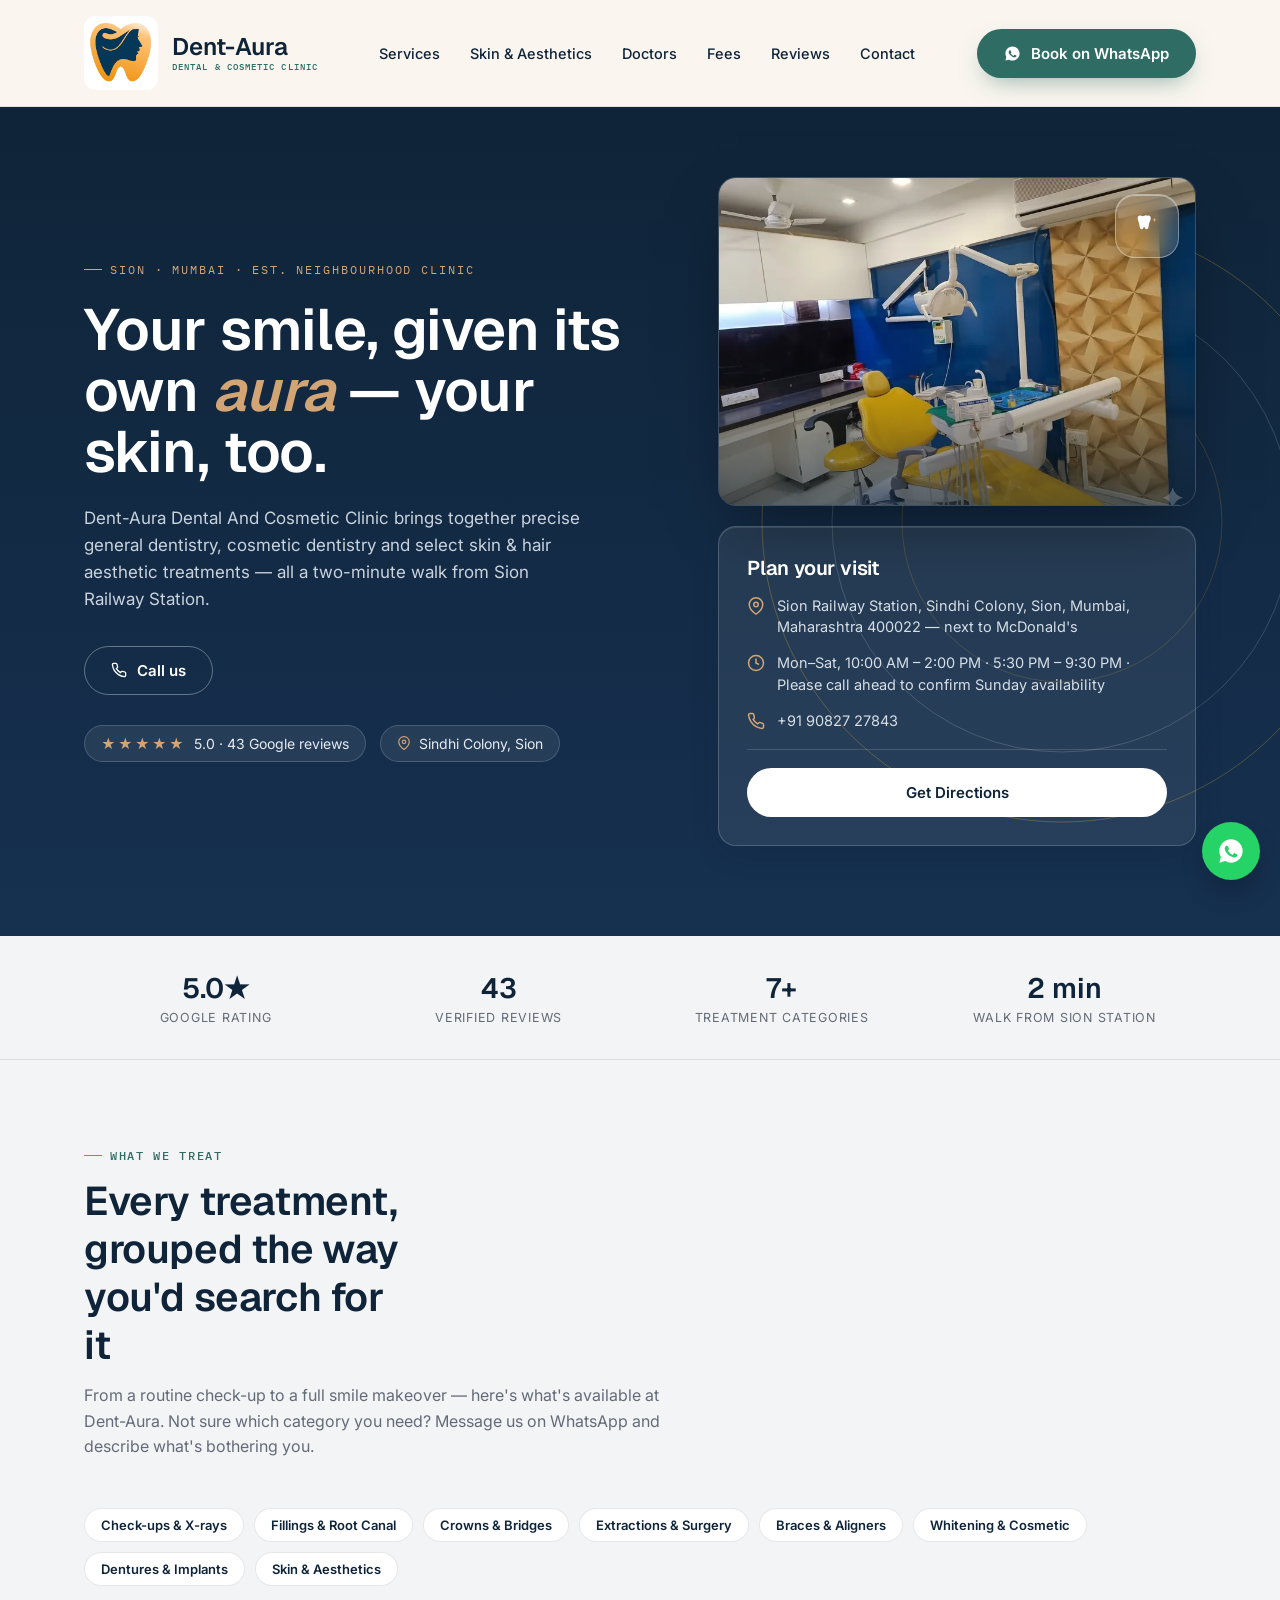
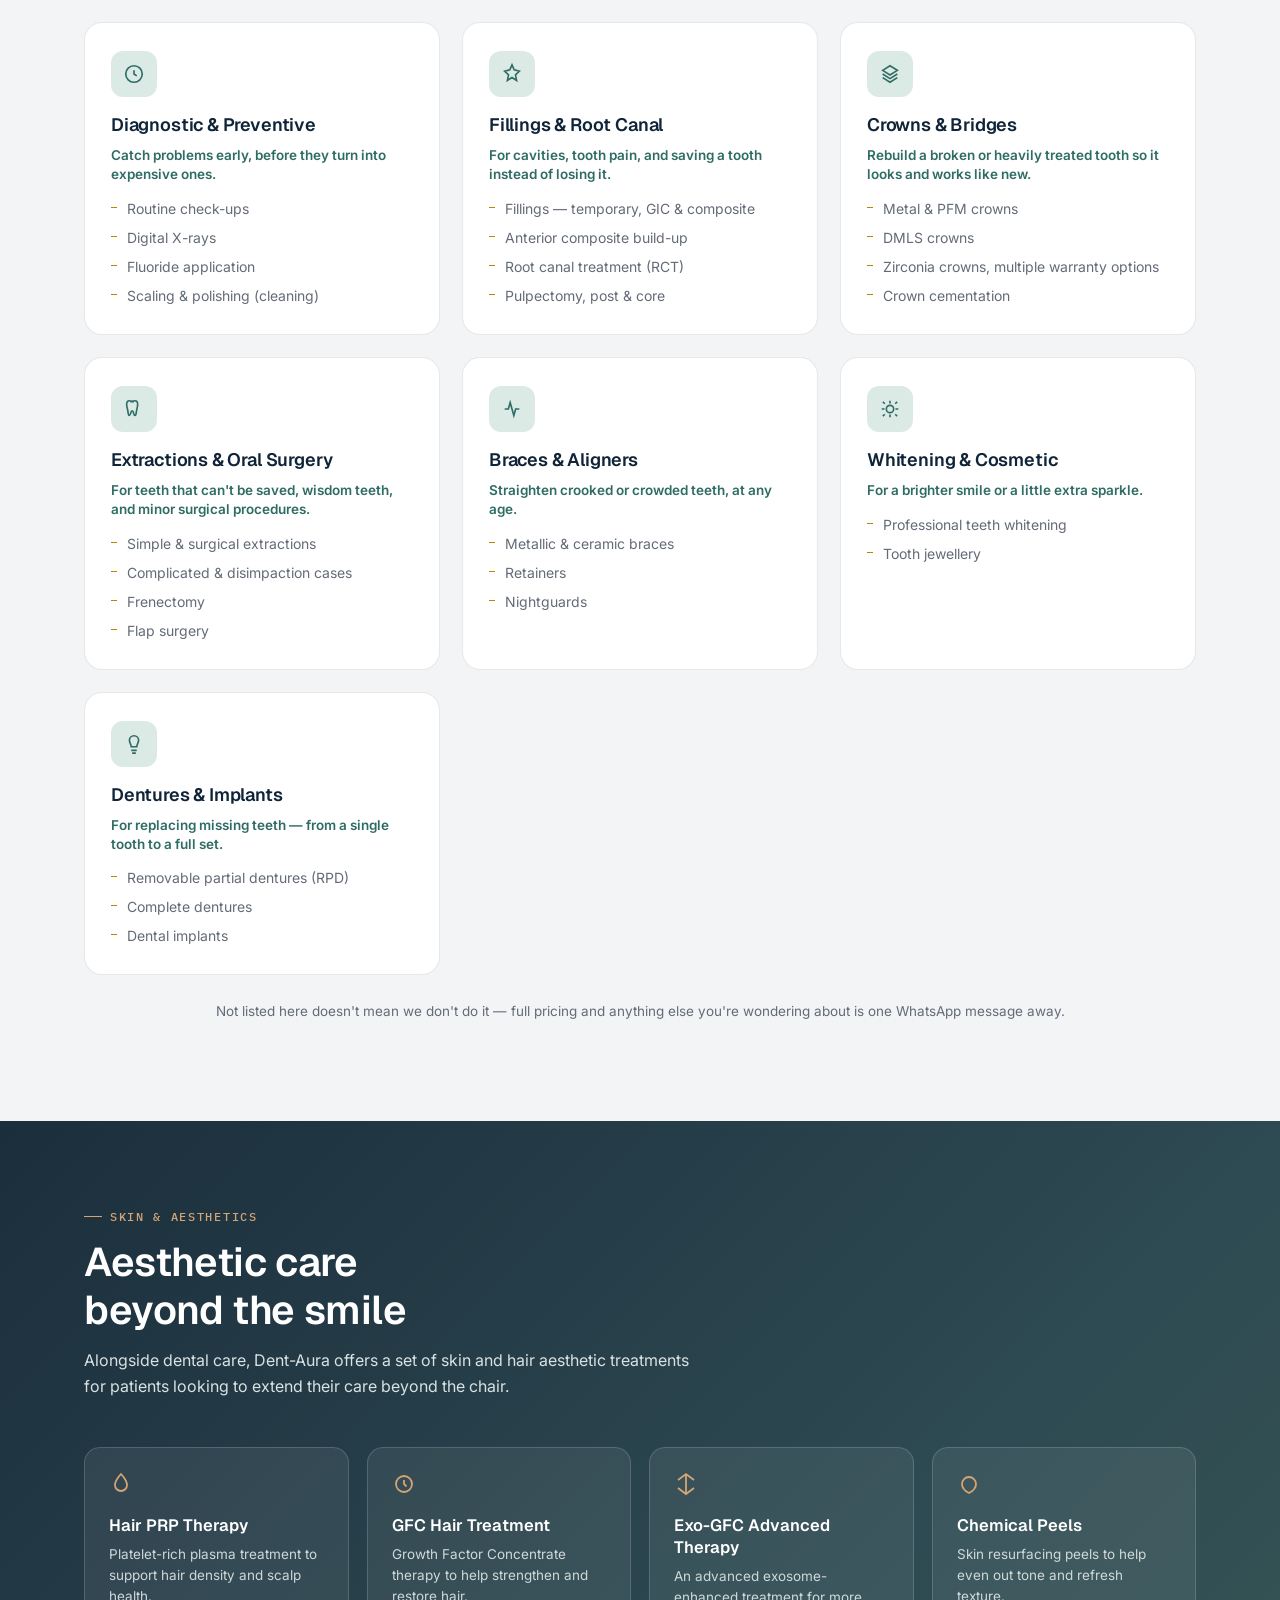
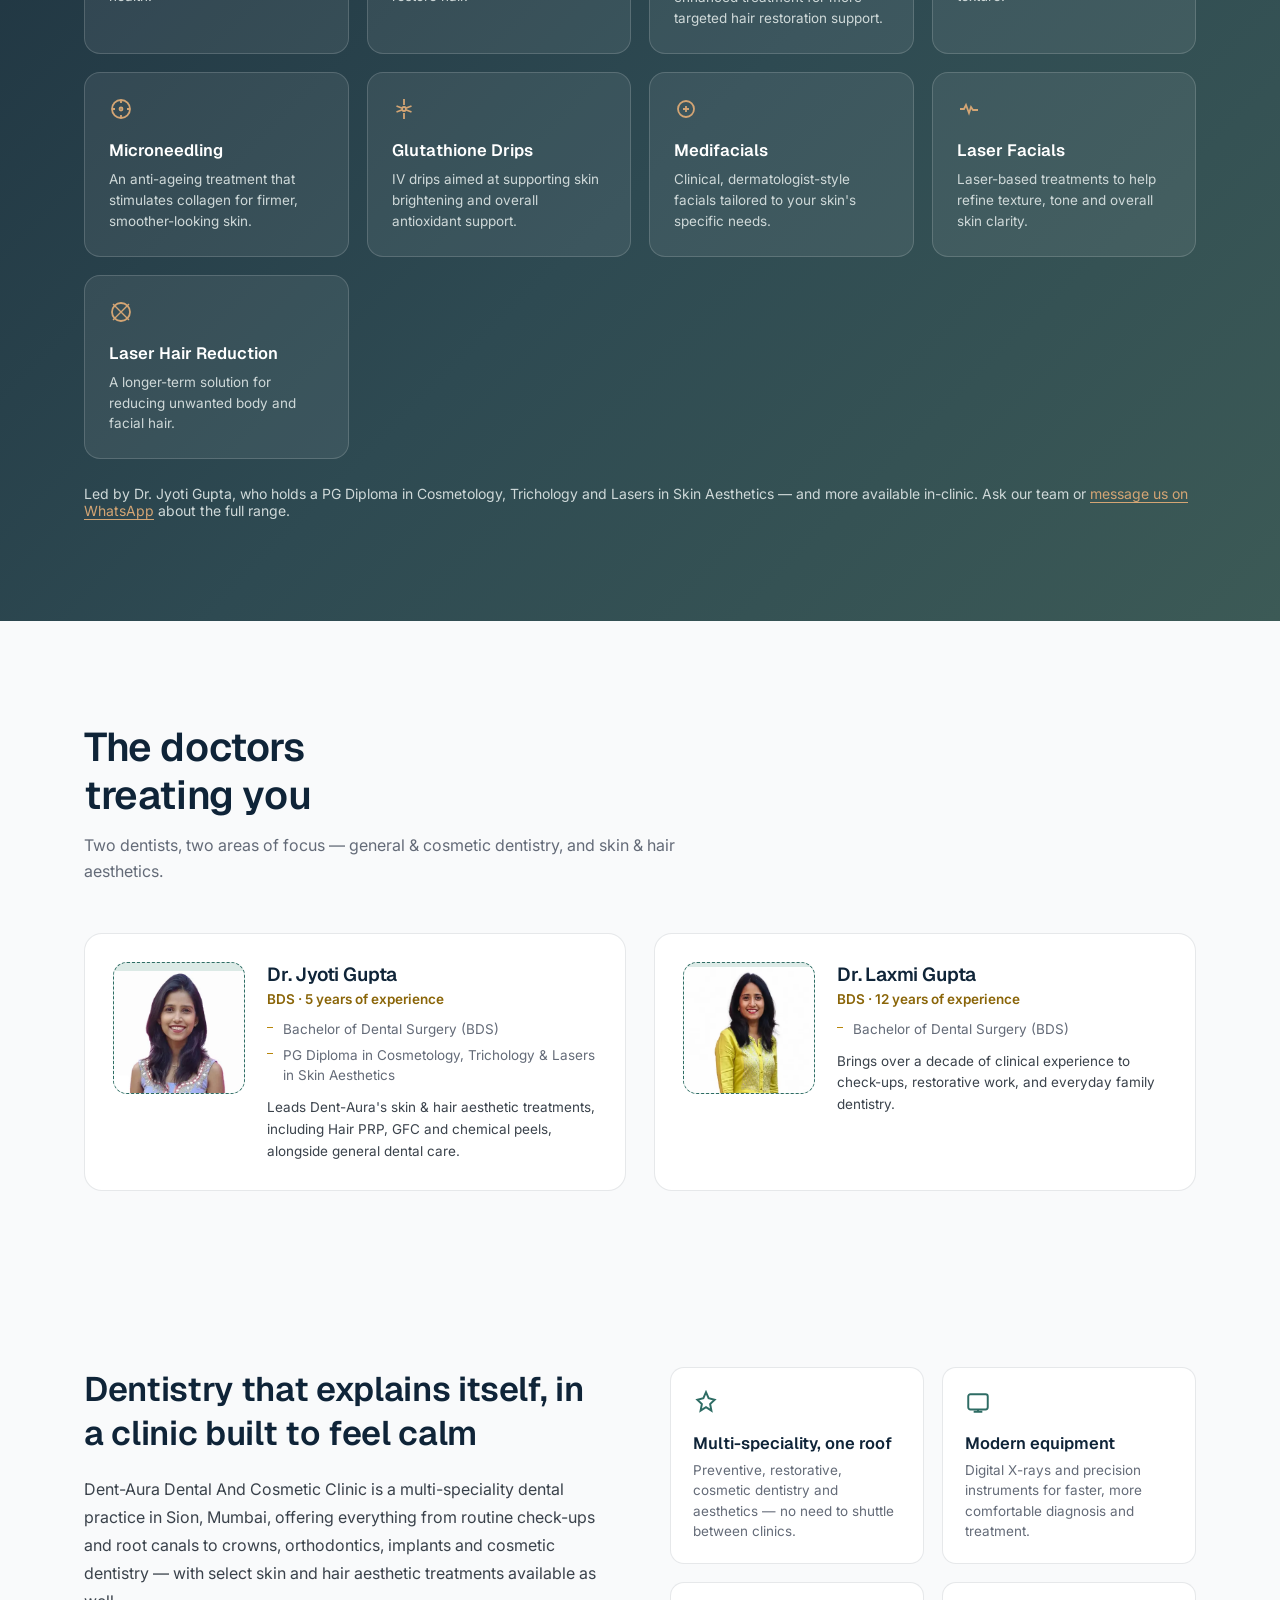
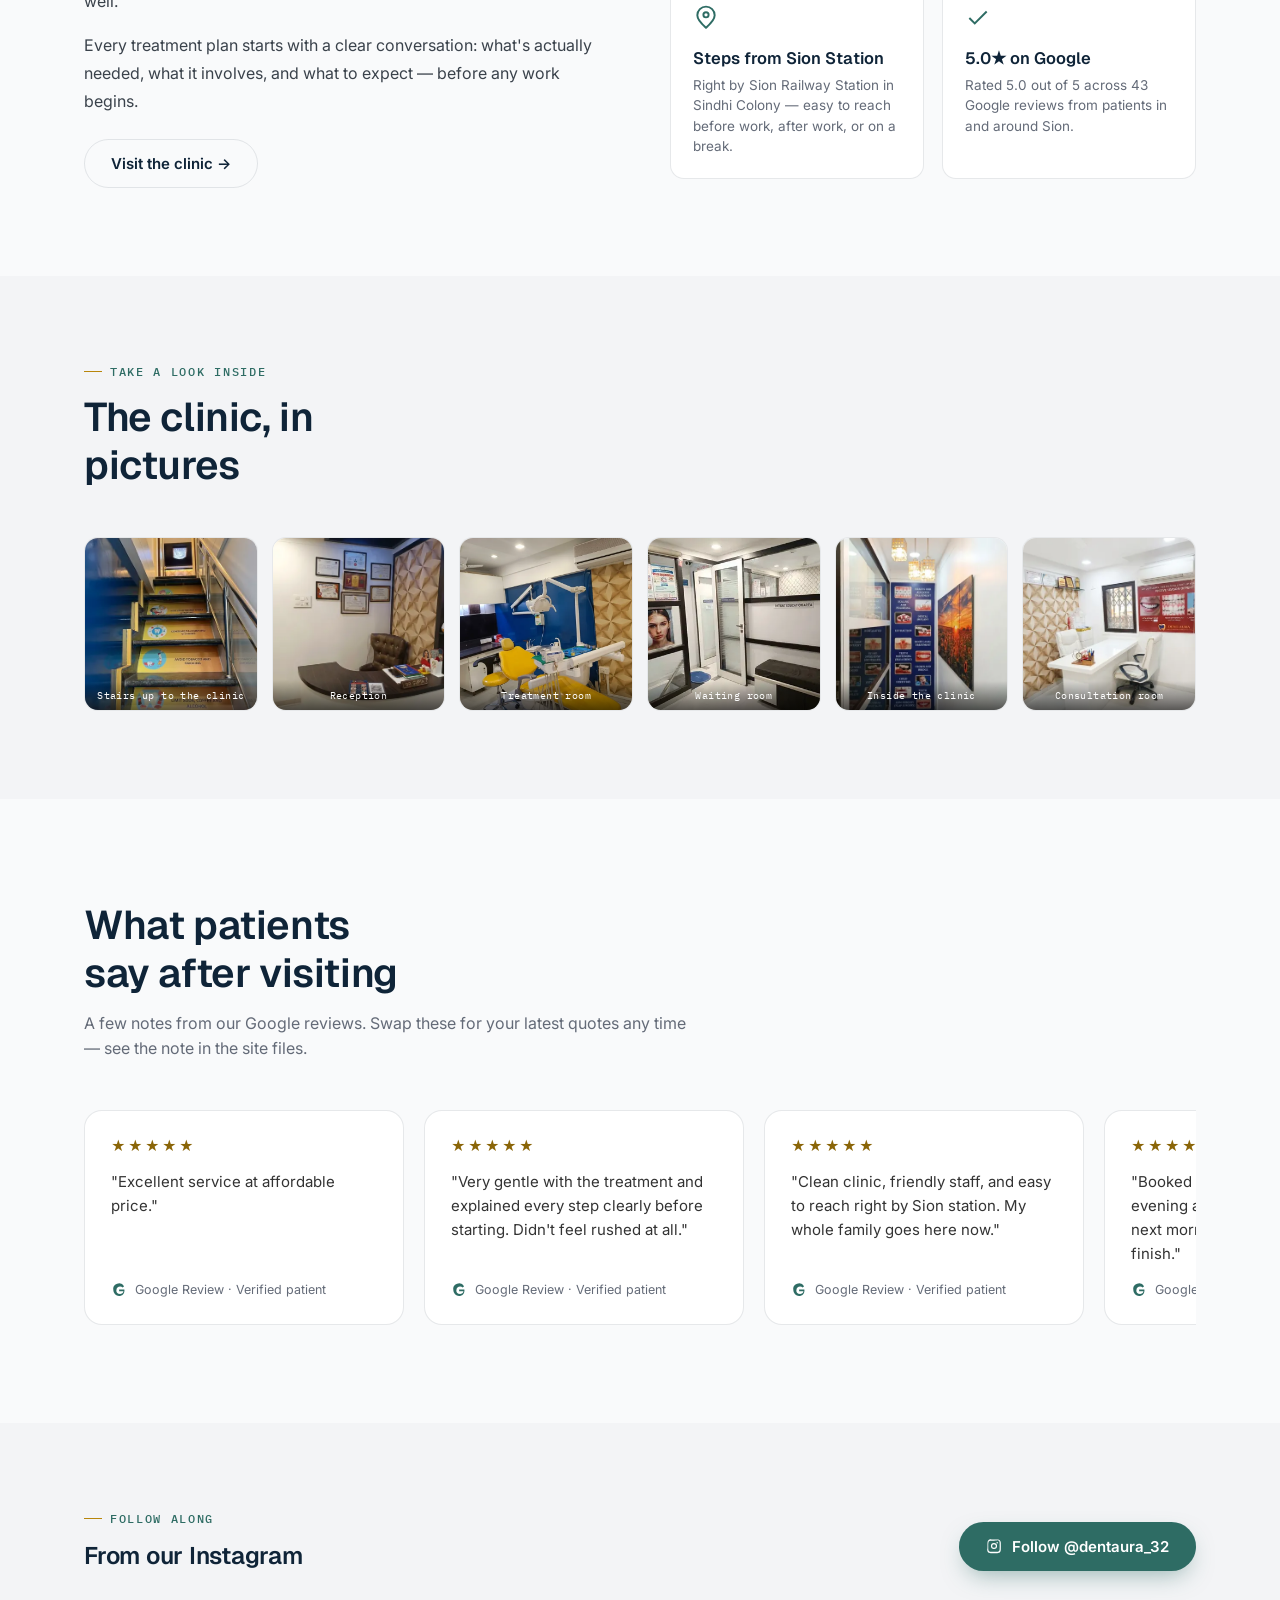
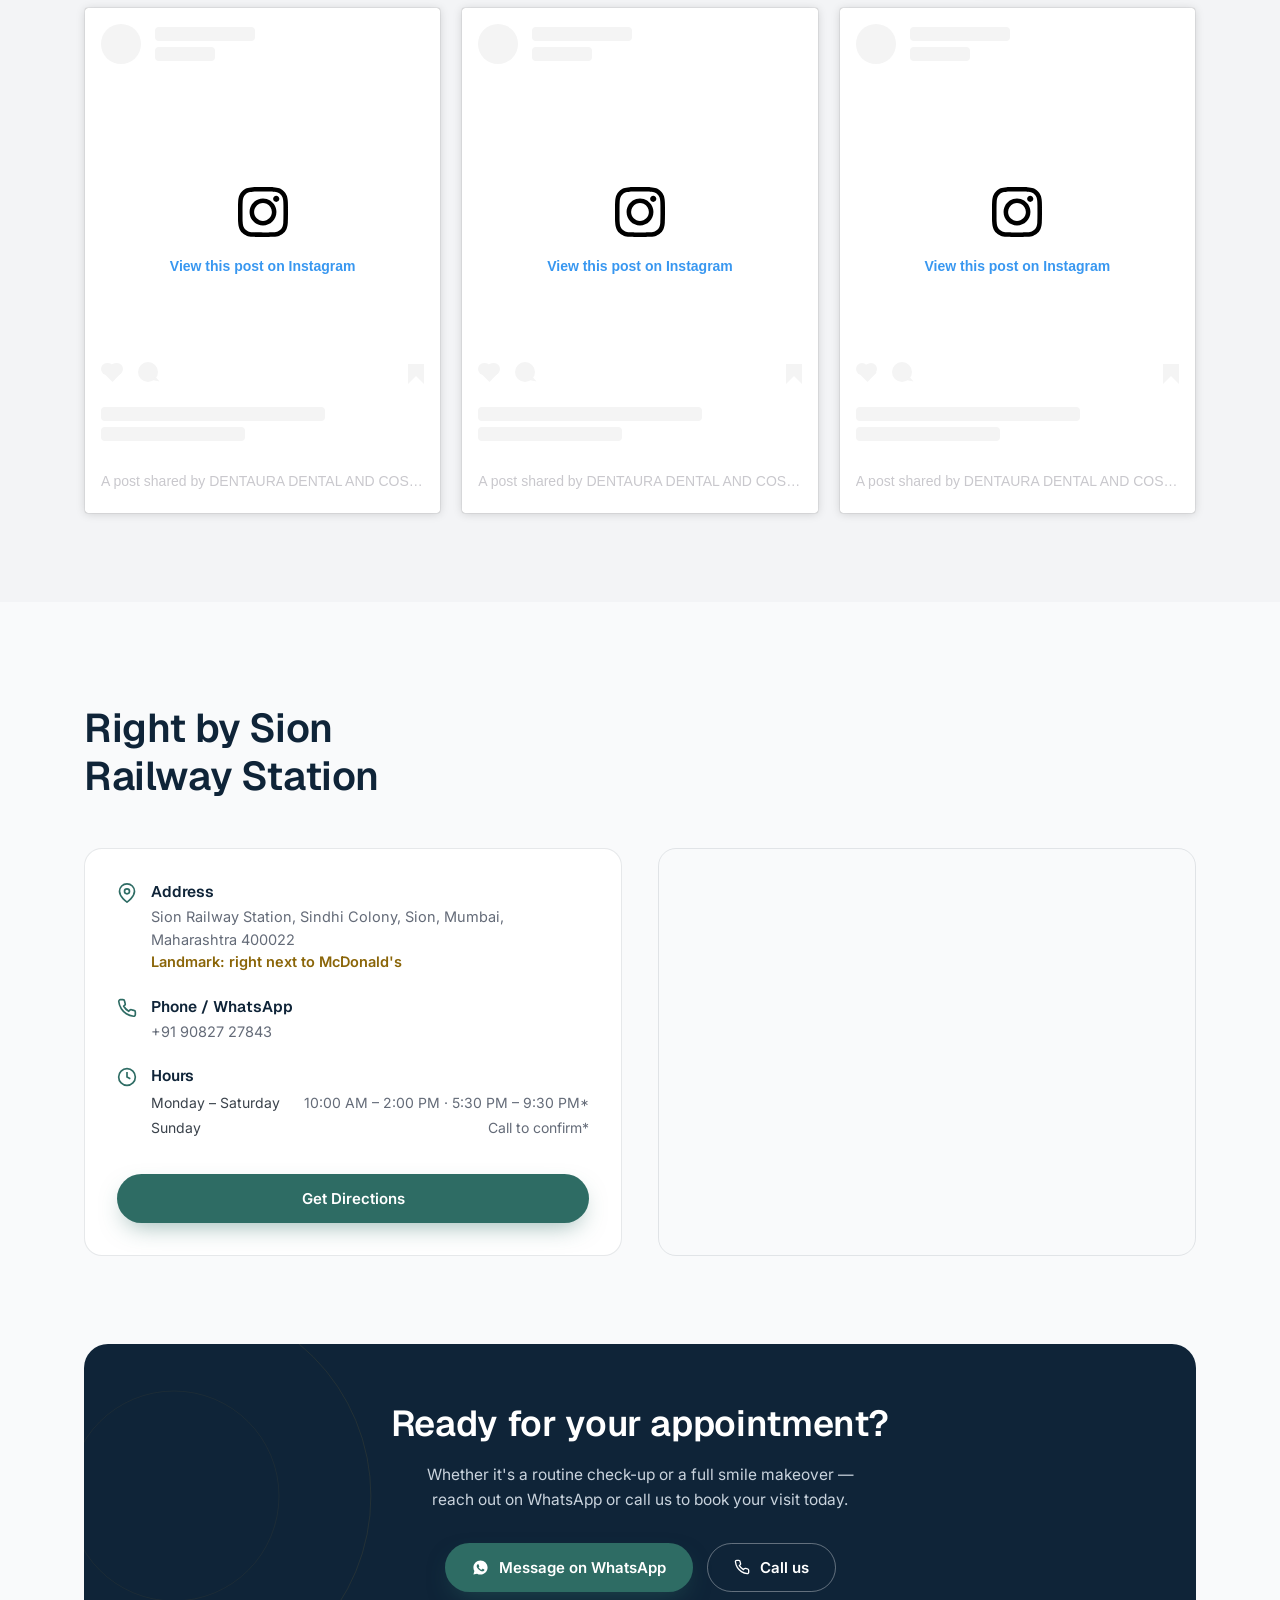
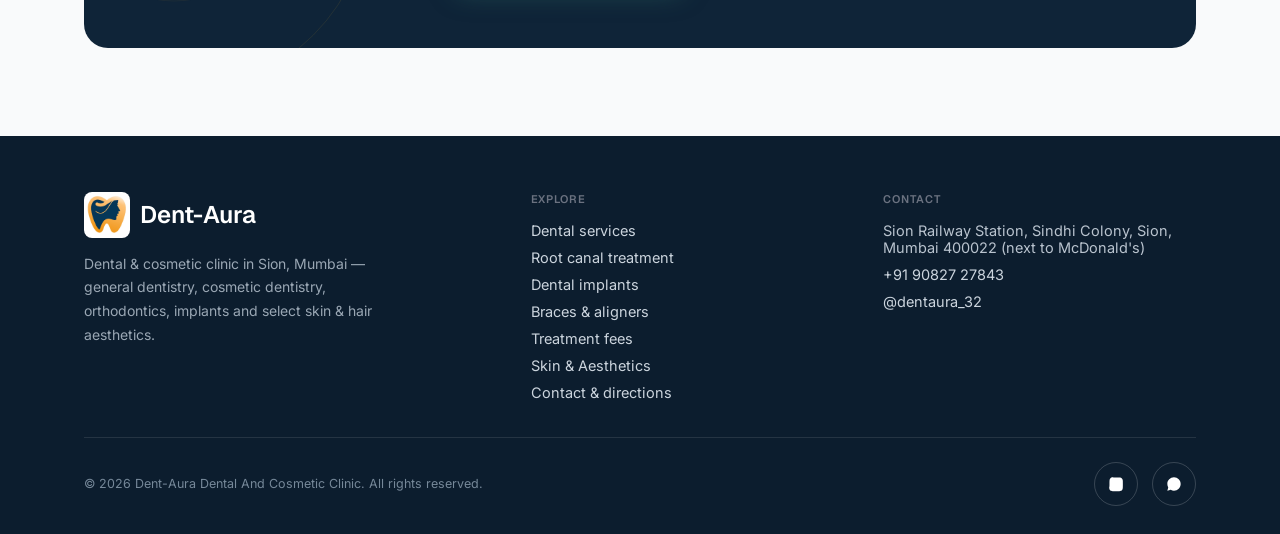
<file: index.html>
<!DOCTYPE html>
<html lang="en">
  <head>
    <meta charset="UTF-8">
    <meta name="viewport" content="width=device-width, initial-scale=1.0">
    <title>Dent-Aura Dental & Cosmetic Clinic | Sion, Mumbai</title>
    <meta name="description"
      content="Dental & cosmetic clinic in Sion, Mumbai — check-ups, root canal, implants, braces, whitening, plus skin & hair aesthetics. 5.0★ on Google. Book on WhatsApp.">
    <link rel="canonical" href="https://dent-aura-mumbai.netlify.app/">

    <meta property="og:type" content="website">
    <meta property="og:site_name" content="Dent-Aura Dental And Cosmetic Clinic">
    <meta property="og:title" content="Dent-Aura Dental &amp; Cosmetic Clinic | Sion, Mumbai">
    <meta property="og:description"
      content="Dental &amp; cosmetic clinic in Sion, Mumbai — check-ups, root canal, implants, braces, whitening, plus skin &amp; hair aesthetics. 5.0★ on Google.">
    <meta property="og:url" content="https://dent-aura-mumbai.netlify.app/">
    <meta property="og:image"
      content="https://dent-aura-mumbai.netlify.app/assets/img/og-card.jpg">
    <meta property="og:image:alt" content="Dent-Aura Dental and Cosmetic Clinic, Sion, Mumbai">
    <meta property="og:image:width" content="1200">
    <meta property="og:image:height" content="630">
    <meta property="og:image:type" content="image/jpeg">
    <meta property="og:locale" content="en_IN">
    <meta name="twitter:card" content="summary_large_image">
    <meta name="twitter:title" content="Dent-Aura Dental &amp; Cosmetic Clinic | Sion, Mumbai">
    <meta name="twitter:description"
      content="Dental &amp; cosmetic clinic in Sion, Mumbai. 5.0★ on Google. Book on WhatsApp.">
    <meta name="twitter:image"
      content="https://dent-aura-mumbai.netlify.app/assets/img/og-card.jpg">

    <script type="application/ld+json">
    {
      "@context": "https://schema.org",
      "@type": "Dentist",
      "@id": "https://dent-aura-mumbai.netlify.app/#clinic",
      "name": "Dent-Aura Dental And Cosmetic Clinic",
      "url": "https://dent-aura-mumbai.netlify.app/",
      "image": [
        "https://dent-aura-mumbai.netlify.app/assets/img/og-card.jpg",
        "https://dent-aura-mumbai.netlify.app/assets/img/exterior.jpg",
        "https://dent-aura-mumbai.netlify.app/assets/img/reception.jpg",
        "https://dent-aura-mumbai.netlify.app/assets/img/treatment.jpg",
        "https://dent-aura-mumbai.netlify.app/assets/img/waiting.jpg"
      ],
      "logo": "https://dent-aura-mumbai.netlify.app/assets/logo.jpg",
      "telephone": "+91-90827-27843",
      "address": {
        "@type": "PostalAddress",
        "streetAddress": "Sindhi Colony, next to McDonald's, near Sion Railway Station",
        "addressLocality": "Sion, Mumbai",
        "addressRegion": "Maharashtra",
        "postalCode": "400022",
        "addressCountry": "IN"
      },
      "openingHoursSpecification": [
        {
          "@type": "OpeningHoursSpecification",
          "dayOfWeek": ["Monday","Tuesday","Wednesday","Thursday","Friday","Saturday"],
          "opens": "10:00",
          "closes": "14:00"
        },
        {
          "@type": "OpeningHoursSpecification",
          "dayOfWeek": ["Monday","Tuesday","Wednesday","Thursday","Friday","Saturday"],
          "opens": "17:30",
          "closes": "21:30"
        }
      ],
      "aggregateRating": {
        "@type": "AggregateRating",
        "ratingValue": "5.0",
        "reviewCount": "43",
        "bestRating": "5"
      },
      "sameAs": ["https://www.instagram.com/dentaura_32/"],
      "areaServed": [
        { "@type": "Place", "name": "Sion, Mumbai" },
        { "@type": "Place", "name": "Matunga, Mumbai" },
        { "@type": "Place", "name": "Dadar, Mumbai" },
        { "@type": "Place", "name": "Wadala, Mumbai" }
      ],
      "employee": [
        { "@type": "Person", "name": "Dr. Jyoti Gupta", "jobTitle": "Dentist" },
        { "@type": "Person", "name": "Dr. Laxmi Gupta", "jobTitle": "Dentist" }
      ],
      "availableService": [
        { "@type": "MedicalProcedure", "name": "Root Canal Treatment" },
        { "@type": "MedicalProcedure", "name": "Dental Implants" },
        { "@type": "MedicalProcedure", "name": "Braces and Clear Aligners" },
        { "@type": "MedicalProcedure", "name": "Teeth Whitening" },
        { "@type": "MedicalProcedure", "name": "Crowns and Bridges" },
        { "@type": "MedicalProcedure", "name": "Tooth Extraction and Oral Surgery" },
        { "@type": "MedicalProcedure", "name": "Dentures" },
        { "@type": "MedicalProcedure", "name": "Check-ups and Teeth Cleaning" }
      ]
    }
    </script>
    <link rel="icon" type="image/jpeg" href="/assets/logo.jpg">
    <link rel="apple-touch-icon" href="/assets/logo.jpg">
    <meta name="theme-color" content="#0F2438">
    <meta name="color-scheme" content="light">
    <link rel="preload" as="image" fetchpriority="high"
      href="/assets/img/treatment.jpg"
      imagesrcset="/assets/img/treatment-400.webp 400w, /assets/img/treatment-800.webp 800w, /assets/img/treatment-1195.webp 1195w"
      imagesizes="(max-width:900px) 92vw, 46vw">
    <link rel="preconnect" href="https://fonts.googleapis.com">
    <link rel="preconnect" href="https://fonts.gstatic.com" crossorigin>
    <link
      href="https://fonts.googleapis.com/css2?family=Geist:wght@400;500;600;700&family=Inter:wght@400;500;600;700&family=IBM+Plex+Mono:wght@500&display=swap"
      rel="stylesheet">
    <link rel="stylesheet" href="/assets/site.css">
  </head>
  <body>

    <a class="skip-link" href="#main">Skip to main content</a>
    <header>
      <nav class="nav">
        <a href="/" class="brand">
          <img class="brand-mark" src="/assets/logo.jpg" alt="Dent-Aura logo">
          <span class="brand-word">Dent-Aura<span>DENTAL &amp; COSMETIC
              CLINIC</span></span>
        </a>
        <ul class="nav-links" id="nav-links">
          <li><a href="/services">Services</a></li>
          <li><a href="/#aesthetics">Skin &amp; Aesthetics</a></li>
          <li><a href="/#doctors">Doctors</a></li>
          <li><a href="/fees">Fees</a></li>
          <li><a href="/#testimonials">Reviews</a></li>
          <li><a href="/contact">Contact</a></li>
        </ul>
        <div class="nav-cta">
          <a class="btn btn-primary"
            href="https://wa.me/919082727843?text=Hi%20Dent-Aura%2C%20I%27d%20like%20to%20book%20an%20appointment."
            target="_blank" rel="noopener">
            <svg width="17" height="17" viewBox="0 0 24 24"
              fill="currentColor"><path
                d="M12 2C6.48 2 2 6.48 2 12c0 1.85.5 3.58 1.35 5.07L2 22l5.1-1.33A9.94 9.94 0 0012 22c5.52 0 10-4.48 10-10S17.52 2 12 2zm5.2 14.2c-.22.62-1.3 1.2-1.8 1.27-.46.07-1.03.1-1.66-.1-.38-.12-.87-.28-1.5-.56-2.64-1.14-4.36-3.8-4.5-3.98-.13-.18-1.08-1.44-1.08-2.75 0-1.3.68-1.94.92-2.2.24-.27.53-.33.7-.33h.5c.16 0 .38-.06.6.46.22.53.75 1.83.82 1.96.07.13.11.29.02.47-.09.18-.13.29-.26.44-.13.16-.28.35-.4.47-.13.13-.27.27-.12.53.16.27.7 1.16 1.51 1.88 1.04.93 1.92 1.22 2.19 1.36.27.13.42.11.58-.07.16-.18.68-.79.86-1.06.18-.27.36-.22.6-.13.24.09 1.53.72 1.79.85.27.13.45.2.51.31.07.13.07.71-.15 1.33z" /></svg>
            Book on WhatsApp
          </a>
        </div>
        <button class="nav-toggle" aria-label="Toggle menu" aria-controls="nav-links"
          aria-expanded="false" type="button">
          <svg width="22" height="22" viewBox="0 0 24 24" fill="none"
            stroke="#0F2438" stroke-width="2"><line x1="3" y1="6" x2="21"
              y2="6" /><line x1="3" y1="12" x2="21" y2="12" /><line x1="3"
              y1="18" x2="21" y2="18" /></svg>
        </button>
      </nav>
    </header>

    <main id="main">

      <!-- ================= HERO ================= -->
      <section class="hero" id="top">
        <div class="strands-bg" id="strands" aria-hidden="true"></div>
        <svg class="aura-rings" viewBox="0 0 640 640"
          xmlns="http://www.w3.org/2000/svg" aria-hidden="true">
          <g class="aura-rotate"><circle class="ring1" cx="320" cy="320"
              r="300" /></g>
          <g class="aura-rotate-rev"><circle class="ring2" cx="320" cy="320"
              r="230" /></g>
          <g class="aura-rotate"><circle class="ring3" cx="320" cy="320"
              r="160" /></g>
        </svg>
        <div class="wrap">
          <div>
            <div class="hero-eyebrow hero-anim hero-anim-1">Sion · Mumbai · <span
                data-rotating-text
                data-texts="Est. neighbourhood clinic|Dentistry &amp; cosmetics|Skin &amp; hair aesthetics|Two minutes from Sion Station"
                data-interval="2600"
                data-stagger="0.025"
                data-stagger-from="last">Est. neighbourhood clinic</span></div>
            <h1 class="hero-anim hero-anim-2">Your smile, given its own <em>aura</em> — your skin, too.</h1>
            <p class="lede hero-anim hero-anim-3">Dent-Aura Dental And Cosmetic Clinic brings together
              precise general dentistry, cosmetic dentistry and select skin
              &amp; hair aesthetic treatments — all a two-minute walk from Sion
              Railway Station.</p>
            <div class="hero-ctas hero-anim hero-anim-4">
              <a class="btn btn-ghost"
                style="color:#fff;border-color:rgba(255,255,255,0.35);"
                href="tel:+919082727843">
                <svg width="16" height="16" viewBox="0 0 24 24" fill="none"
                  stroke="currentColor" stroke-width="2"><path
                    d="M22 16.92v3a2 2 0 01-2.18 2 19.79 19.79 0 01-8.63-3.07 19.5 19.5 0 01-6-6 19.79 19.79 0 01-3.07-8.67A2 2 0 014.11 2h3a2 2 0 012 1.72c.127.96.361 1.903.7 2.81a2 2 0 01-.45 2.11L8.09 9.91a16 16 0 006 6l1.27-1.27a2 2 0 012.11-.45c.907.339 1.85.573 2.81.7A2 2 0 0122 16.92z" /></svg>
                Call us
              </a>
            </div>
            <div class="rating-strip hero-anim hero-anim-5">
              <div class="rating-pill"><span class="stars">★★★★★</span> 5.0 · 43
                Google reviews</div>
              <div class="rating-pill">
                <svg width="14" height="14" viewBox="0 0 24 24" fill="none"
                  stroke="currentColor" stroke-width="2" stroke-linecap="round"
                  stroke-linejoin="round" aria-hidden="true"
                  style="color:var(--gold-soft);flex:none;"><path
                    d="M21 10c0 7-9 13-9 13s-9-6-9-13a9 9 0 0 1 18 0z" /><circle
                    cx="12" cy="10" r="3" /></svg>
                Sindhi Colony, Sion
              </div>
            </div>
          </div>
          <div class="hero-visual hero-anim hero-anim-3">
          <div class="hero-photo">
            <picture>
              <source type="image/webp" sizes="(max-width:900px) 92vw, 46vw"
                srcset="/assets/img/treatment-400.webp 400w, /assets/img/treatment-800.webp 800w, /assets/img/treatment-1195.webp 1195w">
              <img src="/assets/img/treatment.jpg"
                alt="Treatment room at Dent-Aura Dental and Cosmetic Clinic in Sion, Mumbai, with dental chair and equipment"
                loading="eager" fetchpriority="high" decoding="async"
                width="1195" height="896">
            </picture>
            <div class="glass-badge" aria-hidden="true">
              <svg viewBox="0 0 24 24" xmlns="http://www.w3.org/2000/svg">
                <g class="glass-tooth">
                  <path d="M12 3.2c-1.6 0-2.4 1-3.5 1-1 0-1.8-.7-2.8-.5-1.1.3-1.3 1.6-1.1 2.8.3 1.4 1 2.4 1.2 4 .2 1.7.6 4 2 4 1.1 0 1.2-1.8 1.9-1.8s.9 1.8 1.9 1.8c1.6 0 1.8-2.5 2-4.2.2-1.4 1-2.4 1.3-3.8.3-1.3-.1-2.5-1.1-2.8-.9-.2-1.7.5-2.7.5z" fill="#fff"/>
                </g>
                <g class="glass-sparkle">
                  <path d="M18 5.2l.5 1.4 1.4.5-1.4.5-.5 1.4-.5-1.4-1.4-.5 1.4-.5z" fill="#D4A574"/>
                </g>
              </svg>
            </div>
          </div>
          <div class="hero-card">
            <h3>Plan your visit</h3>
            <ul>
              <li>
                <svg width="18" height="18" viewBox="0 0 24 24" fill="none"
                  stroke="currentColor" stroke-width="2"><path
                    d="M21 10c0 7-9 13-9 13s-9-6-9-13a9 9 0 0118 0z" /><circle
                    cx="12" cy="10" r="3" /></svg>
                <span>Sion Railway Station, Sindhi Colony, Sion, Mumbai,
                  Maharashtra 400022 — next to McDonald's</span>
              </li>
              <li>
                <svg width="18" height="18" viewBox="0 0 24 24" fill="none"
                  stroke="currentColor" stroke-width="2"><circle cx="12" cy="12"
                    r="10" /><path d="M12 6v6l4 2" /></svg>
                <span>Mon–Sat, 10:00 AM – 2:00 PM · 5:30 PM – 9:30 PM · Please
                  call ahead to confirm
                  Sunday availability</span>
              </li>
              <li>
                <svg width="18" height="18" viewBox="0 0 24 24" fill="none"
                  stroke="currentColor" stroke-width="2"><path
                    d="M22 16.92v3a2 2 0 01-2.18 2 19.79 19.79 0 01-8.63-3.07 19.5 19.5 0 01-6-6 19.79 19.79 0 01-3.07-8.67A2 2 0 014.11 2h3a2 2 0 012 1.72c.127.96.361 1.903.7 2.81a2 2 0 01-.45 2.11L8.09 9.91a16 16 0 006 6l1.27-1.27a2 2 0 012.11-.45c.907.339 1.85.573 2.81.7A2 2 0 0122 16.92z" /></svg>
                <span>+91 90827 27843</span>
              </li>
            </ul>
            <div class="divider"></div>
            <a class="btn btn-light" style="width:100%;justify-content:center;"
              href="https://www.google.com/maps/search/?api=1&query=Dent-Aura+Dental+And+Cosmetic+Clinic+Sion+Mumbai"
              target="_blank" rel="noopener">Get Directions</a>
          </div>
          </div>
        </div>
      </section>

      <!-- ================= TRUST BAR ================= -->
      <div class="trustbar">
        <div class="wrap">
          <div class="trust-item"><div class="num">5.0★</div><div
              class="lbl">Google rating</div></div>
          <div class="trust-item"><div class="num">43</div><div
              class="lbl">Verified reviews</div></div>
          <div class="trust-item"><div class="num">7+</div><div
              class="lbl">Treatment categories</div></div>
          <div class="trust-item"><div class="num">2 min</div><div
              class="lbl">Walk from Sion Station</div></div>
        </div>
      </div>

      <!-- ================= SERVICES ================= -->
      <section id="services" style="background:var(--ivory-2);">
        <div class="wrap">
          <div class="section-head">
            <div class="eyebrow reveal">What we treat</div>
            <h2 class="reveal">Every treatment, grouped the way you'd search for
              it</h2>
            <p class="reveal">From a routine check-up to a full smile makeover —
              here's what's available at Dent-Aura. Not sure which category you
              need? Message us on WhatsApp and describe what's bothering
              you.</p>
          </div>

          <div class="quick-jump reveal">
            <a href="#svc-diagnostic">Check-ups &amp; X-rays</a>
            <a href="#svc-restorative">Fillings &amp; Root Canal</a>
            <a href="#svc-crowns">Crowns &amp; Bridges</a>
            <a href="#svc-surgical">Extractions &amp; Surgery</a>
            <a href="#svc-ortho">Braces &amp; Aligners</a>
            <a href="#svc-cosmetic">Whitening &amp; Cosmetic</a>
            <a href="#svc-implants">Dentures &amp; Implants</a>
            <a href="#aesthetics">Skin &amp; Aesthetics</a>
          </div>

          <div class="services-grid">

            <div class="service-card reveal" id="svc-diagnostic">
              <div class="service-icon"><svg width="22" height="22"
                  viewBox="0 0 24 24" fill="none" stroke="currentColor"
                  stroke-width="1.8"><circle cx="12" cy="12" r="9" /><path
                    d="M12 8v4l3 2" /></svg></div>
              <h3>Diagnostic &amp; Preventive</h3>
              <p class="service-tag">Catch problems early, before they turn into
                expensive ones.</p>
              <ul>
                <li>Routine check-ups</li>
                <li>Digital X-rays</li>
                <li>Fluoride application</li>
                <li>Scaling &amp; polishing (cleaning)</li>
              </ul>
            </div>

            <div class="service-card reveal" id="svc-restorative">
              <div class="service-icon"><svg width="22" height="22"
                  viewBox="0 0 24 24" fill="none" stroke="currentColor"
                  stroke-width="1.8"><path
                    d="M12 2l2.4 5.5L20 9l-4.2 3.9L17 19l-5-3.2L7 19l1.2-6.1L4 9l5.6-1.5z" /></svg></div>
              <h3>Fillings &amp; Root Canal</h3>
              <p class="service-tag">For cavities, tooth pain, and saving a
                tooth instead of losing it.</p>
              <ul>
                <li>Fillings — temporary, GIC &amp; composite</li>
                <li>Anterior composite build-up</li>
                <li>Root canal treatment (RCT)</li>
                <li>Pulpectomy, post &amp; core</li>
              </ul>
            </div>

            <div class="service-card reveal" id="svc-crowns">
              <div class="service-icon"><svg width="22" height="22"
                  viewBox="0 0 24 24" fill="none" stroke="currentColor"
                  stroke-width="1.8"><path d="M4 8l8-5 8 5-8 5-8-5z" /><path
                    d="M4 16l8 5 8-5" /><path d="M4 12l8 5 8-5" /></svg></div>
              <h3>Crowns &amp; Bridges</h3>
              <p class="service-tag">Rebuild a broken or heavily treated tooth
                so it looks and works like new.</p>
              <ul>
                <li>Metal &amp; PFM crowns</li>
                <li>DMLS crowns</li>
                <li>Zirconia crowns, multiple warranty options</li>
                <li>Crown cementation</li>
              </ul>
            </div>

            <div class="service-card reveal" id="svc-surgical">
              <div class="service-icon"><svg width="22" height="22"
                  viewBox="0 0 24 24" fill="none" stroke="currentColor"
                  stroke-width="1.8"><path
                    d="M12 4c-2 0-3-1-5-1S4 4.5 4 7c0 2.2.6 3.8 1 5.6.3 1.5.5 3 .7 4.4.2 1.2.5 2 1.3 2 .9 0 1.2-1.3 1.5-2.7.3-1.3.6-2.3 1.5-2.3s1.2 1 1.5 2.3c.3 1.4.6 2.7 1.5 2.7.8 0 1.1-.8 1.3-2 .2-1.4.4-2.9.7-4.4.4-1.8 1-3.4 1-5.6 0-2.5-1-4-3-4s-3 1-5 1z" /></svg></div>
              <h3>Extractions &amp; Oral Surgery</h3>
              <p class="service-tag">For teeth that can't be saved, wisdom
                teeth, and minor surgical procedures.</p>
              <ul>
                <li>Simple &amp; surgical extractions</li>
                <li>Complicated &amp; disimpaction cases</li>
                <li>Frenectomy</li>
                <li>Flap surgery</li>
              </ul>
            </div>

            <div class="service-card reveal" id="svc-ortho">
              <div class="service-icon"><svg width="22" height="22"
                  viewBox="0 0 24 24" fill="none" stroke="currentColor"
                  stroke-width="1.8"><path
                    d="M4 12h4l2-7 4 14 2-7h4" /></svg></div>
              <h3>Braces &amp; Aligners</h3>
              <p class="service-tag">Straighten crooked or crowded teeth, at any
                age.</p>
              <ul>
                <li>Metallic &amp; ceramic braces</li>
                <li>Retainers</li>
                <li>Nightguards</li>
              </ul>
            </div>

            <div class="service-card reveal" id="svc-cosmetic">
              <div class="service-icon"><svg width="22" height="22"
                  viewBox="0 0 24 24" fill="none" stroke="currentColor"
                  stroke-width="1.8"><path
                    d="M12 3v3M12 18v3M4.2 4.2l2.1 2.1M17.7 17.7l2.1 2.1M3 12h3M18 12h3M4.2 19.8l2.1-2.1M17.7 6.3l2.1-2.1" /><circle
                    cx="12" cy="12" r="4" /></svg></div>
              <h3>Whitening &amp; Cosmetic</h3>
              <p class="service-tag">For a brighter smile or a little extra
                sparkle.</p>
              <ul>
                <li>Professional teeth whitening</li>
                <li>Tooth jewellery</li>
              </ul>
            </div>

            <div class="service-card reveal" id="svc-implants">
              <div class="service-icon"><svg width="22" height="22"
                  viewBox="0 0 24 24" fill="none" stroke="currentColor"
                  stroke-width="1.8"><path
                    d="M12 3a5 5 0 015 5c0 3-2 4-2 7h-6c0-3-2-4-2-7a5 5 0 015-5z" /><path
                    d="M9 19h6M10 22h4" /></svg></div>
              <h3>Dentures &amp; Implants</h3>
              <p class="service-tag">For replacing missing teeth — from a single
                tooth to a full set.</p>
              <ul>
                <li>Removable partial dentures (RPD)</li>
                <li>Complete dentures</li>
                <li>Dental implants</li>
              </ul>
            </div>

          </div>
          <p class="services-note">Not listed here doesn't mean we don't do it —
            full pricing and anything else you're wondering about is one
            WhatsApp message away.</p>
        </div>
      </section>

      <!-- ================= SKIN & AESTHETICS ================= -->
      <section id="aesthetics" class="skin-section">
        <div class="wrap">
          <div class="section-head">
            <div class="eyebrow reveal">Skin &amp; Aesthetics</div>
            <h2 class="reveal">Aesthetic care beyond the smile</h2>
            <p class="reveal">Alongside dental care, Dent-Aura offers a set of
              skin and hair aesthetic treatments for patients looking to extend
              their care beyond the chair.</p>
          </div>
          <div class="skin-grid">
            <div class="skin-card reveal">
              <svg width="24" height="24" viewBox="0 0 24 24" fill="none"
                stroke="currentColor" stroke-width="1.8"><path
                  d="M12 2s6 6.5 6 11a6 6 0 01-12 0c0-4.5 6-11 6-11z" /></svg>
              <h4>Hair PRP Therapy</h4>
              <p>Platelet-rich plasma treatment to support hair density and
                scalp health.</p>
            </div>
            <div class="skin-card reveal">
              <svg width="24" height="24" viewBox="0 0 24 24" fill="none"
                stroke="currentColor" stroke-width="1.8"><circle cx="12" cy="12"
                  r="8" /><path d="M12 8v4l2.5 2.5" /></svg>
              <h4>GFC Hair Treatment</h4>
              <p>Growth Factor Concentrate therapy to help strengthen and
                restore hair.</p>
            </div>
            <div class="skin-card reveal">
              <svg width="24" height="24" viewBox="0 0 24 24" fill="none"
                stroke="currentColor" stroke-width="1.8"><path
                  d="M12 2v20M4 8l8-6 8 6M4 16l8 6 8-6" /></svg>
              <h4>Exo-GFC Advanced Therapy</h4>
              <p>An advanced exosome-enhanced treatment for more targeted hair
                restoration support.</p>
            </div>
            <div class="skin-card reveal">
              <svg width="24" height="24" viewBox="0 0 24 24" fill="none"
                stroke="currentColor" stroke-width="1.8"><path
                  d="M5 12a7 7 0 0114 0c0 4-3 7-7 9-4-2-7-5-7-9z" /></svg>
              <h4>Chemical Peels</h4>
              <p>Skin resurfacing peels to help even out tone and refresh
                texture.</p>
            </div>
            <div class="skin-card reveal">
              <svg width="24" height="24" viewBox="0 0 24 24" fill="none"
                stroke="currentColor" stroke-width="1.8"><circle cx="12" cy="12"
                  r="1.5" /><circle cx="12" cy="12" r="9" /><path
                  d="M12 3v3M12 18v3M3 12h3M18 12h3" /></svg>
              <h4>Microneedling</h4>
              <p>An anti-ageing treatment that stimulates collagen for firmer,
                smoother-looking skin.</p>
            </div>
            <div class="skin-card reveal">
              <svg width="24" height="24" viewBox="0 0 24 24" fill="none"
                stroke="currentColor" stroke-width="1.8"><path
                  d="M12 2v6M12 16v6M4.5 9l5.2 2M14.3 13l5.2 2M4.5 15l5.2-2M14.3 11l5.2-2" /><circle
                  cx="12" cy="12" r="2" /></svg>
              <h4>Glutathione Drips</h4>
              <p>IV drips aimed at supporting skin brightening and overall
                antioxidant support.</p>
            </div>
            <div class="skin-card reveal">
              <svg width="24" height="24" viewBox="0 0 24 24" fill="none"
                stroke="currentColor" stroke-width="1.8"><rect x="4" y="4"
                  width="16" height="16" rx="8" /><path
                  d="M9 12h6M12 9v6" /></svg>
              <h4>Medifacials</h4>
              <p>Clinical, dermatologist-style facials tailored to your skin's
                specific needs.</p>
            </div>
            <div class="skin-card reveal">
              <svg width="24" height="24" viewBox="0 0 24 24" fill="none"
                stroke="currentColor" stroke-width="1.8"><path
                  d="M3 12h4l2-4 3 8 2-6 2 3h5" /></svg>
              <h4>Laser Facials</h4>
              <p>Laser-based treatments to help refine texture, tone and overall
                skin clarity.</p>
            </div>
            <div class="skin-card reveal">
              <svg width="24" height="24" viewBox="0 0 24 24" fill="none"
                stroke="currentColor" stroke-width="1.8"><path
                  d="M4 20L20 4M4 4l16 16" stroke-width="1.4" /><circle cx="12"
                  cy="12" r="9" /></svg>
              <h4>Laser Hair Reduction</h4>
              <p>A longer-term solution for reducing unwanted body and facial
                hair.</p>
            </div>
          </div>
          <p class="skin-more">Led by Dr. Jyoti Gupta, who holds a PG Diploma in
            Cosmetology, Trichology and Lasers in Skin Aesthetics — and more
            available in-clinic. Ask our team or <a
              href="https://wa.me/919082727843?text=Hi%2C%20I%27d%20like%20to%20know%20more%20about%20your%20skin%20%26%20hair%20treatments."
              target="_blank" rel="noopener">message us on WhatsApp</a> about
            the full range.</p>
        </div>
      </section>

      <!-- ================= DOCTORS ================= -->
      <section id="doctors">
        <div class="wrap">
          <div class="section-head">
            <h2 class="reveal">The doctors treating you</h2>
            <p class="reveal">Two dentists, two areas of focus — general &amp;
              cosmetic dentistry, and skin &amp; hair aesthetics.</p>
          </div>
          <div class="doctors-grid">

            <div class="doctor-card reveal">
              <div class="doctor-photo">
                <picture>
                  <source type="image/webp" sizes="132px"
                    srcset="/assets/img/dr-jyoti-gupta-400.webp 400w, /assets/img/dr-jyoti-gupta-800.webp 800w, /assets/img/dr-jyoti-gupta-1200.webp 1200w">
                  <img src="/assets/img/dr-jyoti-gupta.jpg"
                    alt="Dr. Jyoti Gupta, BDS, dentist and cosmetologist at Dent-Aura, Sion"
                    loading="lazy" decoding="async" width="2032" height="1744">
                </picture>
              </div>
              <div class="doctor-info">
                <h3>Dr. Jyoti Gupta</h3>
                <p class="doctor-role">BDS · 5 years of experience</p>
                <ul class="doctor-creds">
                  <li>Bachelor of Dental Surgery (BDS)</li>
                  <li>PG Diploma in Cosmetology, Trichology &amp; Lasers in Skin
                    Aesthetics</li>
                </ul>
                <p class="doctor-note">Leads Dent-Aura's skin &amp; hair
                  aesthetic treatments, including Hair PRP, GFC and chemical
                  peels, alongside general dental care.</p>
              </div>
            </div>

            <div class="doctor-card reveal">
              <div class="doctor-photo">
                <picture>
                  <source type="image/webp" sizes="132px"
                    srcset="/assets/img/dr-laxmi-gupta-400.webp 400w, /assets/img/dr-laxmi-gupta-667.webp 667w">
                  <img src="/assets/img/dr-laxmi-gupta.jpg"
                    alt="Dr. Laxmi Gupta, BDS, dentist at Dent-Aura, Sion"
                    loading="lazy" decoding="async" width="667" height="725">
                </picture>
              </div>
              <div class="doctor-info">
                <h3>Dr. Laxmi Gupta</h3>
                <p class="doctor-role">BDS · 12 years of experience</p>
                <ul class="doctor-creds">
                  <li>Bachelor of Dental Surgery (BDS)</li>
                </ul>
                <p class="doctor-note">Brings over a decade of clinical
                  experience to check-ups, restorative work, and everyday family
                  dentistry.</p>
              </div>
            </div>

          </div>
        </div>
      </section>

      <!-- ================= ABOUT ================= -->
      <section id="about">
        <div class="wrap about-grid">
          <div>
            <h2 class="reveal"
              style="font-size:clamp(26px,3vw,34px);">Dentistry
              that explains itself, in a clinic built to feel calm</h2>
            <div class="about-copy reveal" style="margin-top:20px;">
              <p>Dent-Aura Dental And Cosmetic Clinic is a multi-speciality
                dental practice in Sion, Mumbai, offering everything from
                routine check-ups and root canals to crowns, orthodontics,
                implants and cosmetic dentistry — with select skin and hair
                aesthetic treatments available as well.</p>
              <p>Every treatment plan starts with a clear conversation: what's
                actually needed, what it involves, and what to expect — before
                any work begins.</p>
            </div>
            <a href="#location" class="btn btn-ghost reveal"
              style="margin-top:8px;">Visit the clinic →</a>
          </div>
          <div class="highlights">
            <div class="highlight-card reveal">
              <svg width="26" height="26" viewBox="0 0 24 24" fill="none"
                stroke="currentColor" stroke-width="1.8"><path
                  d="M12 2l2.4 5.5L20 9l-4.2 3.9L17 19l-5-3.2L7 19l1.2-6.1L4 9l5.6-1.5z" /></svg>
              <h4>Multi-speciality, one roof</h4>
              <p>Preventive, restorative, cosmetic dentistry and aesthetics — no
                need to shuttle between clinics.</p>
            </div>
            <div class="highlight-card reveal">
              <svg width="26" height="26" viewBox="0 0 24 24" fill="none"
                stroke="currentColor" stroke-width="1.8"><rect x="3" y="4"
                  width="18" height="14" rx="2" /><path
                  d="M8 20h8M12 18v2" /></svg>
              <h4>Modern equipment</h4>
              <p>Digital X-rays and precision instruments for faster, more
                comfortable diagnosis and treatment.</p>
            </div>
            <div class="highlight-card reveal">
              <svg width="26" height="26" viewBox="0 0 24 24" fill="none"
                stroke="currentColor" stroke-width="1.8"><path
                  d="M12 21c4.97-4.34 8-7.94 8-11.5A8 8 0 004 9.5C4 13.06 7.03 16.66 12 21z" /><circle
                  cx="12" cy="9" r="2.4" /></svg>
              <h4>Steps from Sion Station</h4>
              <p>Right by Sion Railway Station in Sindhi Colony — easy to reach
                before work, after work, or on a break.</p>
            </div>
            <div class="highlight-card reveal">
              <svg width="26" height="26" viewBox="0 0 24 24" fill="none"
                stroke="currentColor" stroke-width="1.8"><path
                  d="M20 6L9 17l-5-5" /></svg>
              <h4>5.0★ on Google</h4>
              <p>Rated 5.0 out of 5 across 43 Google reviews from patients in
                and around Sion.</p>
            </div>
          </div>
        </div>
      </section>

      <!-- ================= GALLERY ================= -->
      <section id="gallery" style="background:var(--ivory-2);">
        <div class="wrap">
          <div class="section-head">
            <div class="eyebrow reveal">Take a look inside</div>
            <h2 class="reveal">The clinic, in pictures</h2>
          </div>
          <div class="gallery-grid">
            <div class="gallery-tile reveal">
              <picture>
                <source type="image/webp" sizes="(max-width:520px) 45vw, (max-width:920px) 30vw, 16vw"
                  srcset="/assets/img/exterior-400.webp 400w, /assets/img/exterior-800.webp 800w, /assets/img/exterior-896.webp 896w">
                <img src="/assets/img/exterior.jpg"
                  alt="Staircase up to Dent-Aura in Sion, with dental health tips printed on the steps"
                  loading="lazy" decoding="async" width="896" height="1195">
              </picture>
              <span>Stairs up to the clinic</span>
            </div>
            <div class="gallery-tile reveal">
              <picture>
                <source type="image/webp" sizes="(max-width:520px) 45vw, (max-width:920px) 30vw, 16vw"
                  srcset="/assets/img/reception-400.webp 400w, /assets/img/reception-800.webp 800w, /assets/img/reception-896.webp 896w">
                <img src="/assets/img/reception.jpg"
                  alt="Dent-Aura reception desk and waiting area"
                  loading="lazy" decoding="async" width="896" height="1195">
              </picture>
              <span>Reception</span>
            </div>
            <div class="gallery-tile reveal">
              <picture>
                <source type="image/webp" sizes="(max-width:520px) 45vw, (max-width:920px) 30vw, 16vw"
                  srcset="/assets/img/treatment-400.webp 400w, /assets/img/treatment-800.webp 800w, /assets/img/treatment-1195.webp 1195w">
                <img src="/assets/img/treatment.jpg"
                  alt="Treatment room with dental chair and equipment"
                  loading="lazy" decoding="async" width="1195" height="896">
              </picture>
              <span>Treatment room</span>
            </div>
            <div class="gallery-tile reveal">
              <picture>
                <source type="image/webp" sizes="(max-width:520px) 45vw, (max-width:920px) 30vw, 16vw"
                  srcset="/assets/img/waiting-400.webp 400w, /assets/img/waiting-800.webp 800w, /assets/img/waiting-1195.webp 1195w">
                <img src="/assets/img/waiting.jpg"
                  alt="Patient waiting room seating at Dent-Aura"
                  loading="lazy" decoding="async" width="1195" height="896">
              </picture>
              <span>Waiting room</span>
            </div>
            <div class="gallery-tile reveal">
              <picture>
                <source type="image/webp" sizes="(max-width:520px) 45vw, (max-width:920px) 30vw, 16vw"
                  srcset="/assets/img/exterior2-400.webp 400w, /assets/img/exterior2-800.webp 800w, /assets/img/exterior2-896.webp 896w">
                <img src="/assets/img/exterior2.jpg"
                  alt="Corridor inside Dent-Aura in Sion, with a board explaining the treatments offered"
                  loading="lazy" decoding="async" width="896" height="1200">
              </picture>
              <span>Inside the clinic</span>
            </div>
            <div class="gallery-tile reveal">
              <picture>
                <source type="image/webp" sizes="(max-width:520px) 45vw, (max-width:920px) 30vw, 16vw"
                  srcset="/assets/img/consultation-400.webp 400w, /assets/img/consultation-800.webp 800w, /assets/img/consultation-896.webp 896w">
                <img src="/assets/img/consultation.jpg"
                  alt="Consultation room where treatment plans are discussed"
                  loading="lazy" decoding="async" width="896" height="1195">
              </picture>
              <span>Consultation room</span>
            </div>
          </div>
        </div>
      </section>

      <!-- ================= TESTIMONIALS ================= -->
      <section id="testimonials">
        <div class="wrap">
          <div class="section-head">
            <h2 class="reveal">What patients say after visiting</h2>
            <p class="reveal">A few notes from our Google reviews. Swap these
              for your latest quotes any time — see the note in the site
              files.</p>
          </div>
          <div class="testi-track">
            <div class="testi-card reveal">
              <div class="testi-stars">★★★★★</div>
              <p>"Excellent service at affordable price."</p>
              <div class="testi-src">
                <svg width="16" height="16" viewBox="0 0 24 24"
                  fill="currentColor"><path
                    d="M21.35 11.1h-9.17v2.73h6.5c-.33 2.9-2.65 4.14-5.06 4.14a5.6 5.6 0 01-5.6-5.6 5.6 5.6 0 019.55-3.94l2.05-1.98A8.7 8.7 0 003.5 12.37a8.5 8.5 0 008.5 8.5c4.9 0 8.15-3.44 8.15-8.29 0-.55-.04-.98-.1-1.48z" /></svg>
                Google Review · Verified patient
              </div>
            </div>
            <div class="testi-card reveal">
              <div class="testi-stars">★★★★★</div>
              <p>"Very gentle with the treatment and explained every step clearly before starting. Didn't feel rushed at all."</p>
              <div class="testi-src">
                <svg width="16" height="16" viewBox="0 0 24 24"
                  fill="currentColor"><path
                    d="M21.35 11.1h-9.17v2.73h6.5c-.33 2.9-2.65 4.14-5.06 4.14a5.6 5.6 0 01-5.6-5.6 5.6 5.6 0 019.55-3.94l2.05-1.98A8.7 8.7 0 003.5 12.37a8.5 8.5 0 008.5 8.5c4.9 0 8.15-3.44 8.15-8.29 0-.55-.04-.98-.1-1.48z" /></svg>
                Google Review · Verified patient
              </div>
            </div>
            <div class="testi-card reveal">
              <div class="testi-stars">★★★★★</div>
              <p>"Clean clinic, friendly staff, and easy to reach right by Sion station. My whole family goes here now."</p>
              <div class="testi-src">
                <svg width="16" height="16" viewBox="0 0 24 24"
                  fill="currentColor"><path
                    d="M21.35 11.1h-9.17v2.73h6.5c-.33 2.9-2.65 4.14-5.06 4.14a5.6 5.6 0 01-5.6-5.6 5.6 5.6 0 019.55-3.94l2.05-1.98A8.7 8.7 0 003.5 12.37a8.5 8.5 0 008.5 8.5c4.9 0 8.15-3.44 8.15-8.29 0-.55-.04-.98-.1-1.48z" /></svg>
                Google Review · Verified patient
              </div>
            </div>
            <div class="testi-card reveal">
              <div class="testi-stars">★★★★★</div>
              <p>"Booked on WhatsApp the same evening and got an appointment the next morning. Smooth from start to finish."</p>
              <div class="testi-src">
                <svg width="16" height="16" viewBox="0 0 24 24"
                  fill="currentColor"><path
                    d="M21.35 11.1h-9.17v2.73h6.5c-.33 2.9-2.65 4.14-5.06 4.14a5.6 5.6 0 01-5.6-5.6 5.6 5.6 0 019.55-3.94l2.05-1.98A8.7 8.7 0 003.5 12.37a8.5 8.5 0 008.5 8.5c4.9 0 8.15-3.44 8.15-8.29 0-.55-.04-.98-.1-1.48z" /></svg>
                Google Review · Verified patient
              </div>
            </div>
          </div>
        </div>
      </section>

      <!-- ================= INSTAGRAM ================= -->
      <section id="instagram" style="background:var(--ivory-2);">
        <div class="wrap">
          <div class="insta-head-row">
            <div>
              <div class="eyebrow reveal">Follow along</div>
              <h2 class="reveal" style="margin-top:14px;">From our
                Instagram</h2>
            </div>
            <a class="btn btn-primary reveal"
              href="https://www.instagram.com/dentaura_32/" target="_blank"
              rel="noopener">
              <svg width="16" height="16" viewBox="0 0 24 24"
                fill="currentColor"><path
                  d="M12 2.2c3.2 0 3.6 0 4.9.07 1.2.06 2 .25 2.4.42.6.24 1 .53 1.5 1s.76.9 1 1.5c.17.4.36 1.2.42 2.4.06 1.3.07 1.7.07 4.9s0 3.6-.07 4.9c-.06 1.2-.25 2-.42 2.4-.24.6-.53 1-1 1.5s-.9.76-1.5 1c-.4.17-1.2.36-2.4.42-1.3.06-1.7.07-4.9.07s-3.6 0-4.9-.07c-1.2-.06-2-.25-2.4-.42a4 4 0 01-1.5-1 4 4 0 01-1-1.5c-.17-.4-.36-1.2-.42-2.4C2.2 15.6 2.2 15.2 2.2 12s0-3.6.07-4.9c.06-1.2.25-2 .42-2.4a4 4 0 011-1.5 4 4 0 011.5-1c.4-.17 1.2-.36 2.4-.42C8.4 2.2 8.8 2.2 12 2.2zm0 1.8c-3.15 0-3.52 0-4.76.07-1 .05-1.6.2-1.95.34a2.3 2.3 0 00-.86.56 2.3 2.3 0 00-.56.86c-.14.36-.29.94-.34 1.95C3.4 8.48 3.4 8.85 3.4 12s0 3.52.07 4.76c.05 1 .2 1.6.34 1.95.13.34.3.6.56.86.26.26.52.43.86.56.36.14.94.29 1.95.34 1.24.06 1.6.07 4.76.07s3.52 0 4.76-.07c1-.05 1.6-.2 1.95-.34.34-.13.6-.3.86-.56.26-.26.43-.52.56-.86.14-.36.29-.94.34-1.95.06-1.24.07-1.6.07-4.76s0-3.52-.07-4.76c-.05-1-.2-1.6-.34-1.95a2.3 2.3 0 00-.56-.86 2.3 2.3 0 00-.86-.56c-.36-.14-.94-.29-1.95-.34C15.52 4 15.15 4 12 4zm0 3.4a4.6 4.6 0 110 9.2 4.6 4.6 0 010-9.2zm0 1.8a2.8 2.8 0 100 5.6 2.8 2.8 0 000-5.6zm5.85-1.98a1.08 1.08 0 11-2.16 0 1.08 1.08 0 012.16 0z" /></svg>
              Follow @dentaura_32
            </a>
          </div>

          <div class="insta-grid">
            <div class="insta-embed reveal">
              <blockquote class="instagram-media" data-instgrm-permalink="https://www.instagram.com/reel/Da7DMd4xz68/?utm_source=ig_embed&amp;utm_campaign=loading" data-instgrm-version="14" style=" background:#FFF; border:0; border-radius:3px; box-shadow:0 0 1px 0 rgba(0,0,0,0.5),0 1px 10px 0 rgba(0,0,0,0.15); margin: 1px; max-width:540px; min-width:326px; padding:0; width:99.375%; width:-webkit-calc(100% - 2px); width:calc(100% - 2px);"><div style="padding:16px;"> <a href="https://www.instagram.com/reel/Da7DMd4xz68/?utm_source=ig_embed&amp;utm_campaign=loading" style=" background:#FFFFFF; line-height:0; padding:0 0; text-align:center; text-decoration:none; width:100%;" target="_blank"> <div style=" display: flex; flex-direction: row; align-items: center;"> <div style="background-color: #F4F4F4; border-radius: 50%; flex-grow: 0; height: 40px; margin-right: 14px; width: 40px;"></div> <div style="display: flex; flex-direction: column; flex-grow: 1; justify-content: center;"> <div style=" background-color: #F4F4F4; border-radius: 4px; flex-grow: 0; height: 14px; margin-bottom: 6px; width: 100px;"></div> <div style=" background-color: #F4F4F4; border-radius: 4px; flex-grow: 0; height: 14px; width: 60px;"></div></div></div><div style="padding: 19% 0;"></div> <div style="display:block; height:50px; margin:0 auto 12px; width:50px;"><svg width="50px" height="50px" viewBox="0 0 60 60" version="1.1" xmlns="https://www.w3.org/2000/svg" xmlns:xlink="https://www.w3.org/1999/xlink"><g stroke="none" stroke-width="1" fill="none" fill-rule="evenodd"><g transform="translate(-511.000000, -20.000000)" fill="#000000"><g><path d="M556.869,30.41 C554.814,30.41 553.148,32.076 553.148,34.131 C553.148,36.186 554.814,37.852 556.869,37.852 C558.924,37.852 560.59,36.186 560.59,34.131 C560.59,32.076 558.924,30.41 556.869,30.41 M541,60.657 C535.114,60.657 530.342,55.887 530.342,50 C530.342,44.114 535.114,39.342 541,39.342 C546.887,39.342 551.658,44.114 551.658,50 C551.658,55.887 546.887,60.657 541,60.657 M541,33.886 C532.1,33.886 524.886,41.1 524.886,50 C524.886,58.899 532.1,66.113 541,66.113 C549.9,66.113 557.115,58.899 557.115,50 C557.115,41.1 549.9,33.886 541,33.886 M565.378,62.101 C565.244,65.022 564.756,66.606 564.346,67.663 C563.803,69.06 563.154,70.057 562.106,71.106 C561.058,72.155 560.06,72.803 558.662,73.347 C557.607,73.757 556.021,74.244 553.102,74.378 C549.944,74.521 548.997,74.552 541,74.552 C533.003,74.552 532.056,74.521 528.898,74.378 C525.979,74.244 524.393,73.757 523.338,73.347 C521.94,72.803 520.942,72.155 519.894,71.106 C518.846,70.057 518.197,69.06 517.654,67.663 C517.244,66.606 516.755,65.022 516.623,62.101 C516.479,58.943 516.448,57.996 516.448,50 C516.448,42.003 516.479,41.056 516.623,37.899 C516.755,34.978 517.244,33.391 517.654,32.338 C518.197,30.938 518.846,29.942 519.894,28.894 C520.942,27.846 521.94,27.196 523.338,26.654 C524.393,26.244 525.979,25.756 528.898,25.623 C532.057,25.479 533.004,25.448 541,25.448 C548.997,25.448 549.943,25.479 553.102,25.623 C556.021,25.756 557.607,26.244 558.662,26.654 C560.06,27.196 561.058,27.846 562.106,28.894 C563.154,29.942 563.803,30.938 564.346,32.338 C564.756,33.391 565.244,34.978 565.378,37.899 C565.522,41.056 565.552,42.003 565.552,50 C565.552,57.996 565.522,58.943 565.378,62.101 M570.82,37.631 C570.674,34.438 570.167,32.258 569.425,30.349 C568.659,28.377 567.633,26.702 565.965,25.035 C564.297,23.368 562.623,22.342 560.652,21.575 C558.743,20.834 556.562,20.326 553.369,20.18 C550.169,20.033 549.148,20 541,20 C532.853,20 531.831,20.033 528.631,20.18 C525.438,20.326 523.257,20.834 521.349,21.575 C519.376,22.342 517.703,23.368 516.035,25.035 C514.368,26.702 513.342,28.377 512.574,30.349 C511.834,32.258 511.326,34.438 511.181,37.631 C511.035,40.831 511,41.851 511,50 C511,58.147 511.035,59.17 511.181,62.369 C511.326,65.562 511.834,67.743 512.574,69.651 C513.342,71.625 514.368,73.296 516.035,74.965 C517.703,76.634 519.376,77.658 521.349,78.425 C523.257,79.167 525.438,79.673 528.631,79.82 C531.831,79.965 532.853,80.001 541,80.001 C549.148,80.001 550.169,79.965 553.369,79.82 C556.562,79.673 558.743,79.167 560.652,78.425 C562.623,77.658 564.297,76.634 565.965,74.965 C567.633,73.296 568.659,71.625 569.425,69.651 C570.167,67.743 570.674,65.562 570.82,62.369 C570.966,59.17 571,58.147 571,50 C571,41.851 570.966,40.831 570.82,37.631"></path></g></g></g></svg></div><div style="padding-top: 8px;"> <div style=" color:#3897f0; font-family:Arial,sans-serif; font-size:14px; font-style:normal; font-weight:550; line-height:18px;">View this post on Instagram</div></div><div style="padding: 12.5% 0;"></div> <div style="display: flex; flex-direction: row; margin-bottom: 14px; align-items: center;"><div> <div style="background-color: #F4F4F4; border-radius: 50%; height: 12.5px; width: 12.5px; transform: translateX(0px) translateY(7px);"></div> <div style="background-color: #F4F4F4; height: 12.5px; transform: rotate(-45deg) translateX(3px) translateY(1px); width: 12.5px; flex-grow: 0; margin-right: 14px; margin-left: 2px;"></div> <div style="background-color: #F4F4F4; border-radius: 50%; height: 12.5px; width: 12.5px; transform: translateX(9px) translateY(-18px);"></div></div><div style="margin-left: 8px;"> <div style=" background-color: #F4F4F4; border-radius: 50%; flex-grow: 0; height: 20px; width: 20px;"></div> <div style=" width: 0; height: 0; border-top: 2px solid transparent; border-left: 6px solid #f4f4f4; border-bottom: 2px solid transparent; transform: translateX(16px) translateY(-4px) rotate(30deg)"></div></div><div style="margin-left: auto;"> <div style=" width: 0px; border-top: 8px solid #F4F4F4; border-right: 8px solid transparent; transform: translateY(16px);"></div> <div style=" background-color: #F4F4F4; flex-grow: 0; height: 12px; width: 16px; transform: translateY(-4px);"></div> <div style=" width: 0; height: 0; border-top: 8px solid #F4F4F4; border-left: 8px solid transparent; transform: translateY(-4px) translateX(8px);"></div></div></div> <div style="display: flex; flex-direction: column; flex-grow: 1; justify-content: center; margin-bottom: 24px;"> <div style=" background-color: #F4F4F4; border-radius: 4px; flex-grow: 0; height: 14px; margin-bottom: 6px; width: 224px;"></div> <div style=" background-color: #F4F4F4; border-radius: 4px; flex-grow: 0; height: 14px; width: 144px;"></div></div></a><p style=" color:#c9c8cd; font-family:Arial,sans-serif; font-size:14px; line-height:17px; margin-bottom:0; margin-top:8px; overflow:hidden; padding:8px 0 7px; text-align:center; text-overflow:ellipsis; white-space:nowrap;"><a href="https://www.instagram.com/reel/Da7DMd4xz68/?utm_source=ig_embed&amp;utm_campaign=loading" style=" color:#c9c8cd; font-family:Arial,sans-serif; font-size:14px; font-style:normal; font-weight:normal; line-height:17px; text-decoration:none;" target="_blank">A post shared by DENTAURA DENTAL AND COSMETIC CLINIC (@dentaura_32)</a></p></div></blockquote>
            </div>

            <div class="insta-embed reveal">
              <blockquote class="instagram-media" data-instgrm-permalink="https://www.instagram.com/p/DaeriQ1EVcc/?utm_source=ig_embed&amp;utm_campaign=loading" data-instgrm-version="14" style=" background:#FFF; border:0; border-radius:3px; box-shadow:0 0 1px 0 rgba(0,0,0,0.5),0 1px 10px 0 rgba(0,0,0,0.15); margin: 1px; max-width:540px; min-width:326px; padding:0; width:99.375%; width:-webkit-calc(100% - 2px); width:calc(100% - 2px);"><div style="padding:16px;"> <a href="https://www.instagram.com/p/DaeriQ1EVcc/?utm_source=ig_embed&amp;utm_campaign=loading" style=" background:#FFFFFF; line-height:0; padding:0 0; text-align:center; text-decoration:none; width:100%;" target="_blank"> <div style=" display: flex; flex-direction: row; align-items: center;"> <div style="background-color: #F4F4F4; border-radius: 50%; flex-grow: 0; height: 40px; margin-right: 14px; width: 40px;"></div> <div style="display: flex; flex-direction: column; flex-grow: 1; justify-content: center;"> <div style=" background-color: #F4F4F4; border-radius: 4px; flex-grow: 0; height: 14px; margin-bottom: 6px; width: 100px;"></div> <div style=" background-color: #F4F4F4; border-radius: 4px; flex-grow: 0; height: 14px; width: 60px;"></div></div></div><div style="padding: 19% 0;"></div> <div style="display:block; height:50px; margin:0 auto 12px; width:50px;"><svg width="50px" height="50px" viewBox="0 0 60 60" version="1.1" xmlns="https://www.w3.org/2000/svg" xmlns:xlink="https://www.w3.org/1999/xlink"><g stroke="none" stroke-width="1" fill="none" fill-rule="evenodd"><g transform="translate(-511.000000, -20.000000)" fill="#000000"><g><path d="M556.869,30.41 C554.814,30.41 553.148,32.076 553.148,34.131 C553.148,36.186 554.814,37.852 556.869,37.852 C558.924,37.852 560.59,36.186 560.59,34.131 C560.59,32.076 558.924,30.41 556.869,30.41 M541,60.657 C535.114,60.657 530.342,55.887 530.342,50 C530.342,44.114 535.114,39.342 541,39.342 C546.887,39.342 551.658,44.114 551.658,50 C551.658,55.887 546.887,60.657 541,60.657 M541,33.886 C532.1,33.886 524.886,41.1 524.886,50 C524.886,58.899 532.1,66.113 541,66.113 C549.9,66.113 557.115,58.899 557.115,50 C557.115,41.1 549.9,33.886 541,33.886 M565.378,62.101 C565.244,65.022 564.756,66.606 564.346,67.663 C563.803,69.06 563.154,70.057 562.106,71.106 C561.058,72.155 560.06,72.803 558.662,73.347 C557.607,73.757 556.021,74.244 553.102,74.378 C549.944,74.521 548.997,74.552 541,74.552 C533.003,74.552 532.056,74.521 528.898,74.378 C525.979,74.244 524.393,73.757 523.338,73.347 C521.94,72.803 520.942,72.155 519.894,71.106 C518.846,70.057 518.197,69.06 517.654,67.663 C517.244,66.606 516.755,65.022 516.623,62.101 C516.479,58.943 516.448,57.996 516.448,50 C516.448,42.003 516.479,41.056 516.623,37.899 C516.755,34.978 517.244,33.391 517.654,32.338 C518.197,30.938 518.846,29.942 519.894,28.894 C520.942,27.846 521.94,27.196 523.338,26.654 C524.393,26.244 525.979,25.756 528.898,25.623 C532.057,25.479 533.004,25.448 541,25.448 C548.997,25.448 549.943,25.479 553.102,25.623 C556.021,25.756 557.607,26.244 558.662,26.654 C560.06,27.196 561.058,27.846 562.106,28.894 C563.154,29.942 563.803,30.938 564.346,32.338 C564.756,33.391 565.244,34.978 565.378,37.899 C565.522,41.056 565.552,42.003 565.552,50 C565.552,57.996 565.522,58.943 565.378,62.101 M570.82,37.631 C570.674,34.438 570.167,32.258 569.425,30.349 C568.659,28.377 567.633,26.702 565.965,25.035 C564.297,23.368 562.623,22.342 560.652,21.575 C558.743,20.834 556.562,20.326 553.369,20.18 C550.169,20.033 549.148,20 541,20 C532.853,20 531.831,20.033 528.631,20.18 C525.438,20.326 523.257,20.834 521.349,21.575 C519.376,22.342 517.703,23.368 516.035,25.035 C514.368,26.702 513.342,28.377 512.574,30.349 C511.834,32.258 511.326,34.438 511.181,37.631 C511.035,40.831 511,41.851 511,50 C511,58.147 511.035,59.17 511.181,62.369 C511.326,65.562 511.834,67.743 512.574,69.651 C513.342,71.625 514.368,73.296 516.035,74.965 C517.703,76.634 519.376,77.658 521.349,78.425 C523.257,79.167 525.438,79.673 528.631,79.82 C531.831,79.965 532.853,80.001 541,80.001 C549.148,80.001 550.169,79.965 553.369,79.82 C556.562,79.673 558.743,79.167 560.652,78.425 C562.623,77.658 564.297,76.634 565.965,74.965 C567.633,73.296 568.659,71.625 569.425,69.651 C570.167,67.743 570.674,65.562 570.82,62.369 C570.966,59.17 571,58.147 571,50 C571,41.851 570.966,40.831 570.82,37.631"></path></g></g></g></svg></div><div style="padding-top: 8px;"> <div style=" color:#3897f0; font-family:Arial,sans-serif; font-size:14px; font-style:normal; font-weight:550; line-height:18px;">View this post on Instagram</div></div><div style="padding: 12.5% 0;"></div> <div style="display: flex; flex-direction: row; margin-bottom: 14px; align-items: center;"><div> <div style="background-color: #F4F4F4; border-radius: 50%; height: 12.5px; width: 12.5px; transform: translateX(0px) translateY(7px);"></div> <div style="background-color: #F4F4F4; height: 12.5px; transform: rotate(-45deg) translateX(3px) translateY(1px); width: 12.5px; flex-grow: 0; margin-right: 14px; margin-left: 2px;"></div> <div style="background-color: #F4F4F4; border-radius: 50%; height: 12.5px; width: 12.5px; transform: translateX(9px) translateY(-18px);"></div></div><div style="margin-left: 8px;"> <div style=" background-color: #F4F4F4; border-radius: 50%; flex-grow: 0; height: 20px; width: 20px;"></div> <div style=" width: 0; height: 0; border-top: 2px solid transparent; border-left: 6px solid #f4f4f4; border-bottom: 2px solid transparent; transform: translateX(16px) translateY(-4px) rotate(30deg)"></div></div><div style="margin-left: auto;"> <div style=" width: 0px; border-top: 8px solid #F4F4F4; border-right: 8px solid transparent; transform: translateY(16px);"></div> <div style=" background-color: #F4F4F4; flex-grow: 0; height: 12px; width: 16px; transform: translateY(-4px);"></div> <div style=" width: 0; height: 0; border-top: 8px solid #F4F4F4; border-left: 8px solid transparent; transform: translateY(-4px) translateX(8px);"></div></div></div> <div style="display: flex; flex-direction: column; flex-grow: 1; justify-content: center; margin-bottom: 24px;"> <div style=" background-color: #F4F4F4; border-radius: 4px; flex-grow: 0; height: 14px; margin-bottom: 6px; width: 224px;"></div> <div style=" background-color: #F4F4F4; border-radius: 4px; flex-grow: 0; height: 14px; width: 144px;"></div></div></a><p style=" color:#c9c8cd; font-family:Arial,sans-serif; font-size:14px; line-height:17px; margin-bottom:0; margin-top:8px; overflow:hidden; padding:8px 0 7px; text-align:center; text-overflow:ellipsis; white-space:nowrap;"><a href="https://www.instagram.com/p/DaeriQ1EVcc/?utm_source=ig_embed&amp;utm_campaign=loading" style=" color:#c9c8cd; font-family:Arial,sans-serif; font-size:14px; font-style:normal; font-weight:normal; line-height:17px; text-decoration:none;" target="_blank">A post shared by DENTAURA DENTAL AND COSMETIC CLINIC (@dentaura_32)</a></p></div></blockquote>
            </div>

            <div class="insta-embed reveal">
              <blockquote class="instagram-media" data-instgrm-permalink="https://www.instagram.com/p/DaUjClQEdFL/?utm_source=ig_embed&amp;utm_campaign=loading" data-instgrm-version="14" style=" background:#FFF; border:0; border-radius:3px; box-shadow:0 0 1px 0 rgba(0,0,0,0.5),0 1px 10px 0 rgba(0,0,0,0.15); margin: 1px; max-width:540px; min-width:326px; padding:0; width:99.375%; width:-webkit-calc(100% - 2px); width:calc(100% - 2px);"><div style="padding:16px;"> <a href="https://www.instagram.com/p/DaUjClQEdFL/?utm_source=ig_embed&amp;utm_campaign=loading" style=" background:#FFFFFF; line-height:0; padding:0 0; text-align:center; text-decoration:none; width:100%;" target="_blank"> <div style=" display: flex; flex-direction: row; align-items: center;"> <div style="background-color: #F4F4F4; border-radius: 50%; flex-grow: 0; height: 40px; margin-right: 14px; width: 40px;"></div> <div style="display: flex; flex-direction: column; flex-grow: 1; justify-content: center;"> <div style=" background-color: #F4F4F4; border-radius: 4px; flex-grow: 0; height: 14px; margin-bottom: 6px; width: 100px;"></div> <div style=" background-color: #F4F4F4; border-radius: 4px; flex-grow: 0; height: 14px; width: 60px;"></div></div></div><div style="padding: 19% 0;"></div> <div style="display:block; height:50px; margin:0 auto 12px; width:50px;"><svg width="50px" height="50px" viewBox="0 0 60 60" version="1.1" xmlns="https://www.w3.org/2000/svg" xmlns:xlink="https://www.w3.org/1999/xlink"><g stroke="none" stroke-width="1" fill="none" fill-rule="evenodd"><g transform="translate(-511.000000, -20.000000)" fill="#000000"><g><path d="M556.869,30.41 C554.814,30.41 553.148,32.076 553.148,34.131 C553.148,36.186 554.814,37.852 556.869,37.852 C558.924,37.852 560.59,36.186 560.59,34.131 C560.59,32.076 558.924,30.41 556.869,30.41 M541,60.657 C535.114,60.657 530.342,55.887 530.342,50 C530.342,44.114 535.114,39.342 541,39.342 C546.887,39.342 551.658,44.114 551.658,50 C551.658,55.887 546.887,60.657 541,60.657 M541,33.886 C532.1,33.886 524.886,41.1 524.886,50 C524.886,58.899 532.1,66.113 541,66.113 C549.9,66.113 557.115,58.899 557.115,50 C557.115,41.1 549.9,33.886 541,33.886 M565.378,62.101 C565.244,65.022 564.756,66.606 564.346,67.663 C563.803,69.06 563.154,70.057 562.106,71.106 C561.058,72.155 560.06,72.803 558.662,73.347 C557.607,73.757 556.021,74.244 553.102,74.378 C549.944,74.521 548.997,74.552 541,74.552 C533.003,74.552 532.056,74.521 528.898,74.378 C525.979,74.244 524.393,73.757 523.338,73.347 C521.94,72.803 520.942,72.155 519.894,71.106 C518.846,70.057 518.197,69.06 517.654,67.663 C517.244,66.606 516.755,65.022 516.623,62.101 C516.479,58.943 516.448,57.996 516.448,50 C516.448,42.003 516.479,41.056 516.623,37.899 C516.755,34.978 517.244,33.391 517.654,32.338 C518.197,30.938 518.846,29.942 519.894,28.894 C520.942,27.846 521.94,27.196 523.338,26.654 C524.393,26.244 525.979,25.756 528.898,25.623 C532.057,25.479 533.004,25.448 541,25.448 C548.997,25.448 549.943,25.479 553.102,25.623 C556.021,25.756 557.607,26.244 558.662,26.654 C560.06,27.196 561.058,27.846 562.106,28.894 C563.154,29.942 563.803,30.938 564.346,32.338 C564.756,33.391 565.244,34.978 565.378,37.899 C565.522,41.056 565.552,42.003 565.552,50 C565.552,57.996 565.522,58.943 565.378,62.101 M570.82,37.631 C570.674,34.438 570.167,32.258 569.425,30.349 C568.659,28.377 567.633,26.702 565.965,25.035 C564.297,23.368 562.623,22.342 560.652,21.575 C558.743,20.834 556.562,20.326 553.369,20.18 C550.169,20.033 549.148,20 541,20 C532.853,20 531.831,20.033 528.631,20.18 C525.438,20.326 523.257,20.834 521.349,21.575 C519.376,22.342 517.703,23.368 516.035,25.035 C514.368,26.702 513.342,28.377 512.574,30.349 C511.834,32.258 511.326,34.438 511.181,37.631 C511.035,40.831 511,41.851 511,50 C511,58.147 511.035,59.17 511.181,62.369 C511.326,65.562 511.834,67.743 512.574,69.651 C513.342,71.625 514.368,73.296 516.035,74.965 C517.703,76.634 519.376,77.658 521.349,78.425 C523.257,79.167 525.438,79.673 528.631,79.82 C531.831,79.965 532.853,80.001 541,80.001 C549.148,80.001 550.169,79.965 553.369,79.82 C556.562,79.673 558.743,79.167 560.652,78.425 C562.623,77.658 564.297,76.634 565.965,74.965 C567.633,73.296 568.659,71.625 569.425,69.651 C570.167,67.743 570.674,65.562 570.82,62.369 C570.966,59.17 571,58.147 571,50 C571,41.851 570.966,40.831 570.82,37.631"></path></g></g></g></svg></div><div style="padding-top: 8px;"> <div style=" color:#3897f0; font-family:Arial,sans-serif; font-size:14px; font-style:normal; font-weight:550; line-height:18px;">View this post on Instagram</div></div><div style="padding: 12.5% 0;"></div> <div style="display: flex; flex-direction: row; margin-bottom: 14px; align-items: center;"><div> <div style="background-color: #F4F4F4; border-radius: 50%; height: 12.5px; width: 12.5px; transform: translateX(0px) translateY(7px);"></div> <div style="background-color: #F4F4F4; height: 12.5px; transform: rotate(-45deg) translateX(3px) translateY(1px); width: 12.5px; flex-grow: 0; margin-right: 14px; margin-left: 2px;"></div> <div style="background-color: #F4F4F4; border-radius: 50%; height: 12.5px; width: 12.5px; transform: translateX(9px) translateY(-18px);"></div></div><div style="margin-left: 8px;"> <div style=" background-color: #F4F4F4; border-radius: 50%; flex-grow: 0; height: 20px; width: 20px;"></div> <div style=" width: 0; height: 0; border-top: 2px solid transparent; border-left: 6px solid #f4f4f4; border-bottom: 2px solid transparent; transform: translateX(16px) translateY(-4px) rotate(30deg)"></div></div><div style="margin-left: auto;"> <div style=" width: 0px; border-top: 8px solid #F4F4F4; border-right: 8px solid transparent; transform: translateY(16px);"></div> <div style=" background-color: #F4F4F4; flex-grow: 0; height: 12px; width: 16px; transform: translateY(-4px);"></div> <div style=" width: 0; height: 0; border-top: 8px solid #F4F4F4; border-left: 8px solid transparent; transform: translateY(-4px) translateX(8px);"></div></div></div> <div style="display: flex; flex-direction: column; flex-grow: 1; justify-content: center; margin-bottom: 24px;"> <div style=" background-color: #F4F4F4; border-radius: 4px; flex-grow: 0; height: 14px; margin-bottom: 6px; width: 224px;"></div> <div style=" background-color: #F4F4F4; border-radius: 4px; flex-grow: 0; height: 14px; width: 144px;"></div></div></a><p style=" color:#c9c8cd; font-family:Arial,sans-serif; font-size:14px; line-height:17px; margin-bottom:0; margin-top:8px; overflow:hidden; padding:8px 0 7px; text-align:center; text-overflow:ellipsis; white-space:nowrap;"><a href="https://www.instagram.com/p/DaUjClQEdFL/?utm_source=ig_embed&amp;utm_campaign=loading" style=" color:#c9c8cd; font-family:Arial,sans-serif; font-size:14px; font-style:normal; font-weight:normal; line-height:17px; text-decoration:none;" target="_blank">A post shared by DENTAURA DENTAL AND COSMETIC CLINIC (@dentaura_32)</a></p></div></blockquote>
            </div>
          </div>

        </div>
      </section>

      <!-- ================= LOCATION ================= -->
      <section id="location">
        <div class="wrap">
          <div class="section-head">
            <h2 class="reveal">Right by Sion Railway Station</h2>
          </div>
          <div class="loc-grid">
            <div class="loc-card reveal">
              <div class="loc-row">
                <svg width="20" height="20" viewBox="0 0 24 24" fill="none"
                  stroke="currentColor" stroke-width="2"><path
                    d="M21 10c0 7-9 13-9 13s-9-6-9-13a9 9 0 0118 0z" /><circle
                    cx="12" cy="10" r="3" /></svg>
                <div><h4>Address</h4><p>Sion Railway Station, Sindhi Colony,
                    Sion, Mumbai, Maharashtra 400022<br><span
                      style="color:var(--gold-ink);font-weight:600;">Landmark: right
                      next to McDonald's</span></p></div>
              </div>
              <div class="loc-row">
                <svg width="20" height="20" viewBox="0 0 24 24" fill="none"
                  stroke="currentColor" stroke-width="2"><path
                    d="M22 16.92v3a2 2 0 01-2.18 2 19.79 19.79 0 01-8.63-3.07 19.5 19.5 0 01-6-6 19.79 19.79 0 01-3.07-8.67A2 2 0 014.11 2h3a2 2 0 012 1.72c.127.96.361 1.903.7 2.81a2 2 0 01-.45 2.11L8.09 9.91a16 16 0 006 6l1.27-1.27a2 2 0 012.11-.45c.907.339 1.85.573 2.81.7A2 2 0 0122 16.92z" /></svg>
                <div><h4>Phone / WhatsApp</h4><p>+91 90827 27843</p></div>
              </div>
              <div class="loc-row">
                <svg width="20" height="20" viewBox="0 0 24 24" fill="none"
                  stroke="currentColor" stroke-width="2"><circle cx="12" cy="12"
                    r="10" /><path d="M12 6v6l4 2" /></svg>
                <div>
                  <h4>Hours</h4>
                  <table class="hours-table">
                    <tr><td>Monday – Saturday</td><td>10:00 AM – 2:00 PM · 5:30
                        PM – 9:30 PM*</td></tr>
                    <tr><td>Sunday</td><td>Call to confirm*</td></tr>
                  </table>
                </div>
              </div>
              <a class="btn btn-primary"
                style="width:100%;justify-content:center;margin-top:12px;"
                href="https://www.google.com/maps/search/?api=1&query=Dent-Aura+Dental+And+Cosmetic+Clinic+Sion+Mumbai"
                target="_blank" rel="noopener">Get Directions</a>
            </div>
            <div class="map-frame reveal">
              <iframe title="Dent-Aura Dental And Cosmetic Clinic map"
                loading="lazy" referrerpolicy="no-referrer-when-downgrade"
                src="https://www.google.com/maps?q=Dent-Aura+Dental+And+Cosmetic+Clinic%2C+Sion%2C+Mumbai&output=embed">
              </iframe>
            </div>
          </div>
        </div>
      </section>

      <!-- ================= CTA BAND ================= -->
      <section style="padding-top:0;">
        <div class="wrap">
          <div class="cta-band reveal">
            <svg class="aura-rings"
              style="width:420px;height:420px;left:-120px;top:50%;right:auto;opacity:0.5;"
              viewBox="0 0 640 640" aria-hidden="true">
              <g class="aura-rotate"><circle class="ring1" cx="320" cy="320"
                  r="300" /></g>
              <g class="aura-rotate-rev"><circle class="ring3" cx="320" cy="320"
                  r="160" /></g>
            </svg>
            <h2>Ready for your appointment?</h2>
            <p>Whether it's a routine check-up or a full smile makeover — reach out on WhatsApp or call us to book your visit today.</p>
            <div class="cta-actions">
              <a class="btn btn-primary"
                href="https://wa.me/919082727843?text=Hi%20Dent-Aura%2C%20I%27d%20like%20to%20book%20an%20appointment."
                target="_blank" rel="noopener">
                <svg width="17" height="17" viewBox="0 0 24 24"
                  fill="currentColor"><path
                    d="M12 2C6.48 2 2 6.48 2 12c0 1.85.5 3.58 1.35 5.07L2 22l5.1-1.33A9.94 9.94 0 0012 22c5.52 0 10-4.48 10-10S17.52 2 12 2zm5.2 14.2c-.22.62-1.3 1.2-1.8 1.27-.46.07-1.03.1-1.66-.1-.38-.12-.87-.28-1.5-.56-2.64-1.14-4.36-3.8-4.5-3.98-.13-.18-1.08-1.44-1.08-2.75 0-1.3.68-1.94.92-2.2.24-.27.53-.33.7-.33h.5c.16 0 .38-.06.6.46.22.53.75 1.83.82 1.96.07.13.11.29.02.47-.09.18-.13.29-.26.44-.13.16-.28.35-.4.47-.13.13-.27.27-.12.53.16.27.7 1.16 1.51 1.88 1.04.93 1.92 1.22 2.19 1.36.27.13.42.11.58-.07.16-.18.68-.79.86-1.06.18-.27.36-.22.6-.13.24.09 1.53.72 1.79.85.27.13.45.2.51.31.07.13.07.71-.15 1.33z" /></svg>
                Message on WhatsApp
              </a>
              <a class="btn btn-ghost"
                style="color:#fff;border-color:rgba(255,255,255,0.35);"
                href="tel:+919082727843">
                <svg width="16" height="16" viewBox="0 0 24 24" fill="none"
                  stroke="currentColor" stroke-width="2"><path
                    d="M22 16.92v3a2 2 0 01-2.18 2 19.79 19.79 0 01-8.63-3.07 19.5 19.5 0 01-6-6 19.79 19.79 0 01-3.07-8.67A2 2 0 014.11 2h3a2 2 0 012 1.72c.127.96.361 1.903.7 2.81a2 2 0 01-.45 2.11L8.09 9.91a16 16 0 006 6l1.27-1.27a2 2 0 012.11-.45c.907.339 1.85.573 2.81.7A2 2 0 0122 16.92z" /></svg>
                Call us
              </a>
            </div>
          </div>
        </div>
      </section>

    </main>

    <footer>
      <div class="wrap">
        <div class="foot-grid">
          <div>
            <div class="foot-brand">
              <img src="/assets/logo.jpg" alt="Dent-Aura logo" width="46"
                height="46" style="object-fit:contain;border-radius:8px;">
              <span class="brand-word" style="color:#fff;">Dent-Aura</span>
            </div>
            <p
              style="font-size:14px;line-height:1.7;max-width:34ch;color:#9AA7B4;">Dental
              &amp; cosmetic clinic in Sion, Mumbai — general dentistry,
              cosmetic dentistry, orthodontics, implants and select skin &amp;
              hair aesthetics.</p>
          </div>
          <div>
            <h5>Explore</h5>
            <ul>
              <li><a href="/services">Dental services</a></li>
              <li><a href="/services/root-canal-treatment">Root canal treatment</a></li>
              <li><a href="/services/dental-implants">Dental implants</a></li>
              <li><a href="/services/braces-and-aligners">Braces &amp; aligners</a></li>
              <li><a href="/fees">Treatment fees</a></li>
              <li><a href="/#aesthetics">Skin &amp; Aesthetics</a></li>
              <li><a href="/contact">Contact &amp; directions</a></li>
            </ul>
          </div>
          <div>
            <h5>Contact</h5>
            <ul>
              <li>Sion Railway Station, Sindhi Colony, Sion, Mumbai 400022 (next
                to McDonald's)</li>
              <li><a href="tel:+919082727843">+91 90827 27843</a></li>
              <li><a href="https://www.instagram.com/dentaura_32/"
                  target="_blank" rel="noopener">@dentaura_32</a></li>
            </ul>
          </div>
        </div>
        <div class="foot-bottom">
          <span>© <span id="year"></span> Dent-Aura Dental And Cosmetic Clinic.
            All rights reserved.</span>
          <div class="foot-social">
            <a href="https://www.instagram.com/dentaura_32/" target="_blank"
              rel="noopener" aria-label="Instagram">
              <svg width="16" height="16" viewBox="0 0 24 24" fill="#fff"><path
                  d="M12 2.2c3.2 0 3.6 0 4.9.07 1.2.06 2 .25 2.4.42.6.24 1 .53 1.5 1s.76.9 1 1.5c.17.4.36 1.2.42 2.4.06 1.3.07 1.7.07 4.9s0 3.6-.07 4.9c-.06 1.2-.25 2-.42 2.4-.24.6-.53 1-1 1.5s-.9.76-1.5 1c-.4.17-1.2.36-2.4.42-1.3.06-1.7.07-4.9.07s-3.6 0-4.9-.07c-1.2-.06-2-.25-2.4-.42a4 4 0 01-1.5-1 4 4 0 01-1-1.5c-.17-.4-.36-1.2-.42-2.4C2.2 15.6 2.2 15.2 2.2 12s0-3.6.07-4.9c.06-1.2.25-2 .42-2.4a4 4 0 011-1.5 4 4 0 011.5-1c.4-.17 1.2-.36 2.4-.42C8.4 2.2 8.8 2.2 12 2.2z" /></svg>
            </a>
            <a href="https://wa.me/919082727843" target="_blank" rel="noopener"
              aria-label="WhatsApp">
              <svg width="16" height="16" viewBox="0 0 24 24" fill="#fff"><path
                  d="M12 2C6.48 2 2 6.48 2 12c0 1.85.5 3.58 1.35 5.07L2 22l5.1-1.33A9.94 9.94 0 0012 22c5.52 0 10-4.48 10-10S17.52 2 12 2z" /></svg>
            </a>
          </div>
        </div>
      </div>
    </footer>

    <a class="wa-float"
      href="https://wa.me/919082727843?text=Hi%20Dent-Aura%2C%20I%27d%20like%20to%20book%20an%20appointment."
      target="_blank" rel="noopener" aria-label="Chat on WhatsApp">
      <svg width="28" height="28" viewBox="0 0 24 24" fill="#fff"><path
          d="M12 2C6.48 2 2 6.48 2 12c0 1.85.5 3.58 1.35 5.07L2 22l5.1-1.33A9.94 9.94 0 0012 22c5.52 0 10-4.48 10-10S17.52 2 12 2zm5.2 14.2c-.22.62-1.3 1.2-1.8 1.27-.46.07-1.03.1-1.66-.1-.38-.12-.87-.28-1.5-.56-2.64-1.14-4.36-3.8-4.5-3.98-.13-.18-1.08-1.44-1.08-2.75 0-1.3.68-1.94.92-2.2.24-.27.53-.33.7-.33h.5c.16 0 .38-.06.6.46.22.53.75 1.83.82 1.96.07.13.11.29.02.47-.09.18-.13.29-.26.44-.13.16-.28.35-.4.47-.13.13-.27.27-.12.53.16.27.7 1.16 1.51 1.88 1.04.93 1.92 1.22 2.19 1.36.27.13.42.11.58-.07.16-.18.68-.79.86-1.06.18-.27.36-.22.6-.13.24.09 1.53.72 1.79.85.27.13.45.2.51.31.07.13.07.71-.15 1.33z" /></svg>
    </a>

    <script async src="//www.instagram.com/embed.js"></script>

    <script src="/assets/site.js" defer></script>

    <!-- Strands (React Bits) — ported to vanilla JS, renders behind the hero -->
    <script type="module" src="/assets/strands.js"></script>

    <!-- RotatingText (React Bits) — ported to vanilla JS, drives the hero eyebrow -->
    <script type="module" src="/assets/rotating-text.js"></script>

  </body>
</html>
</file>
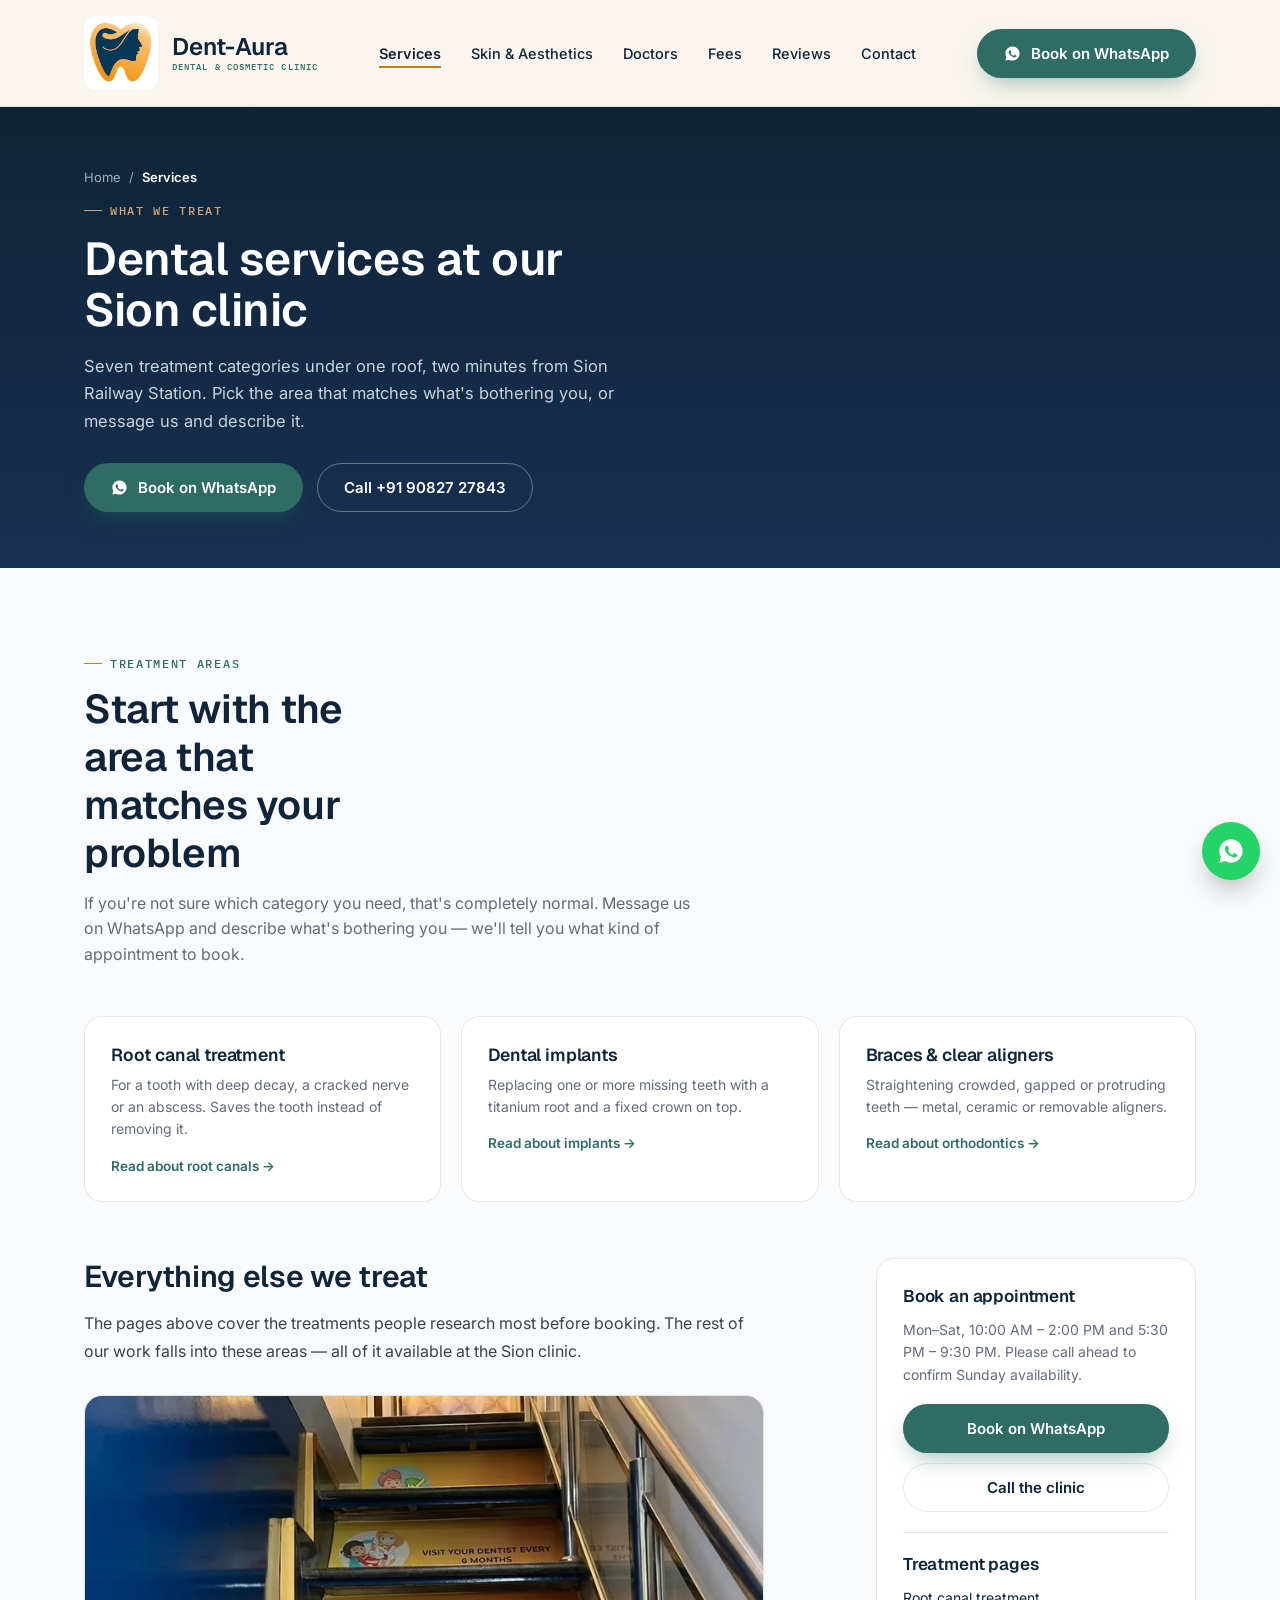
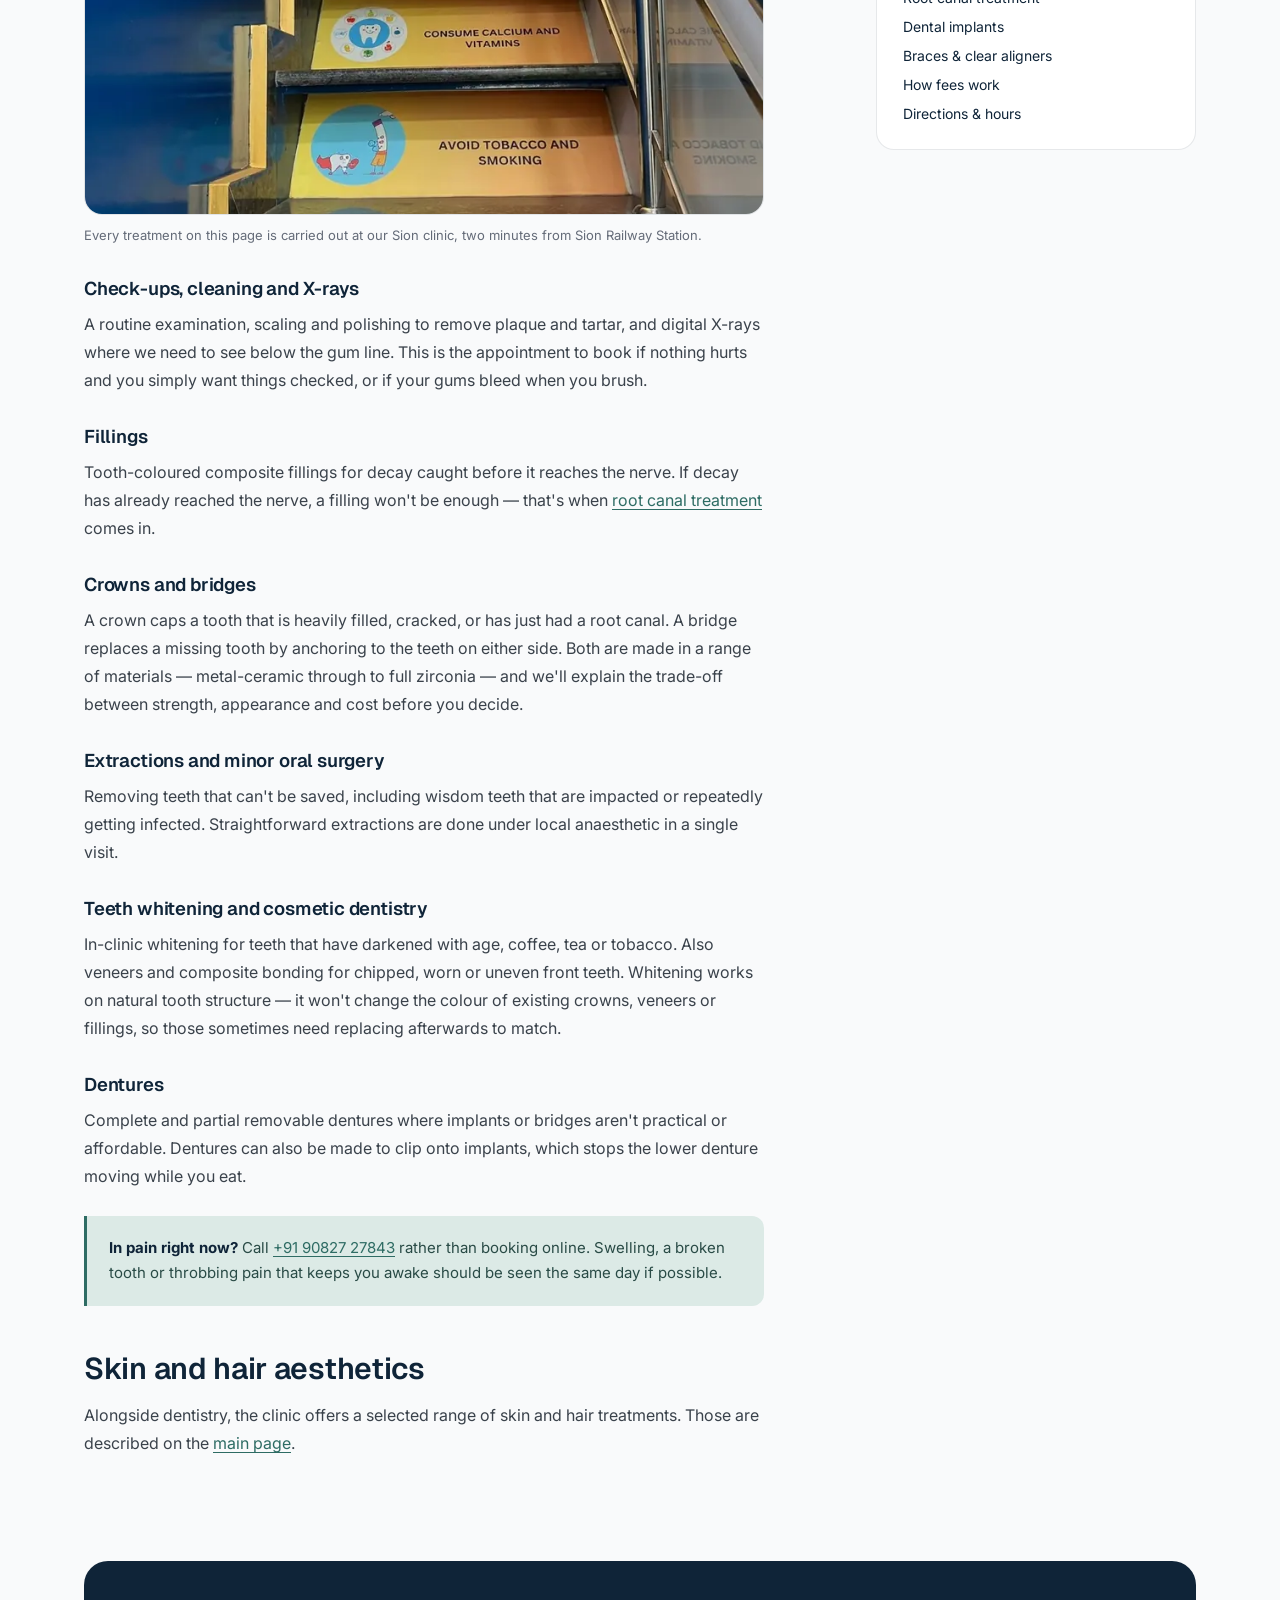
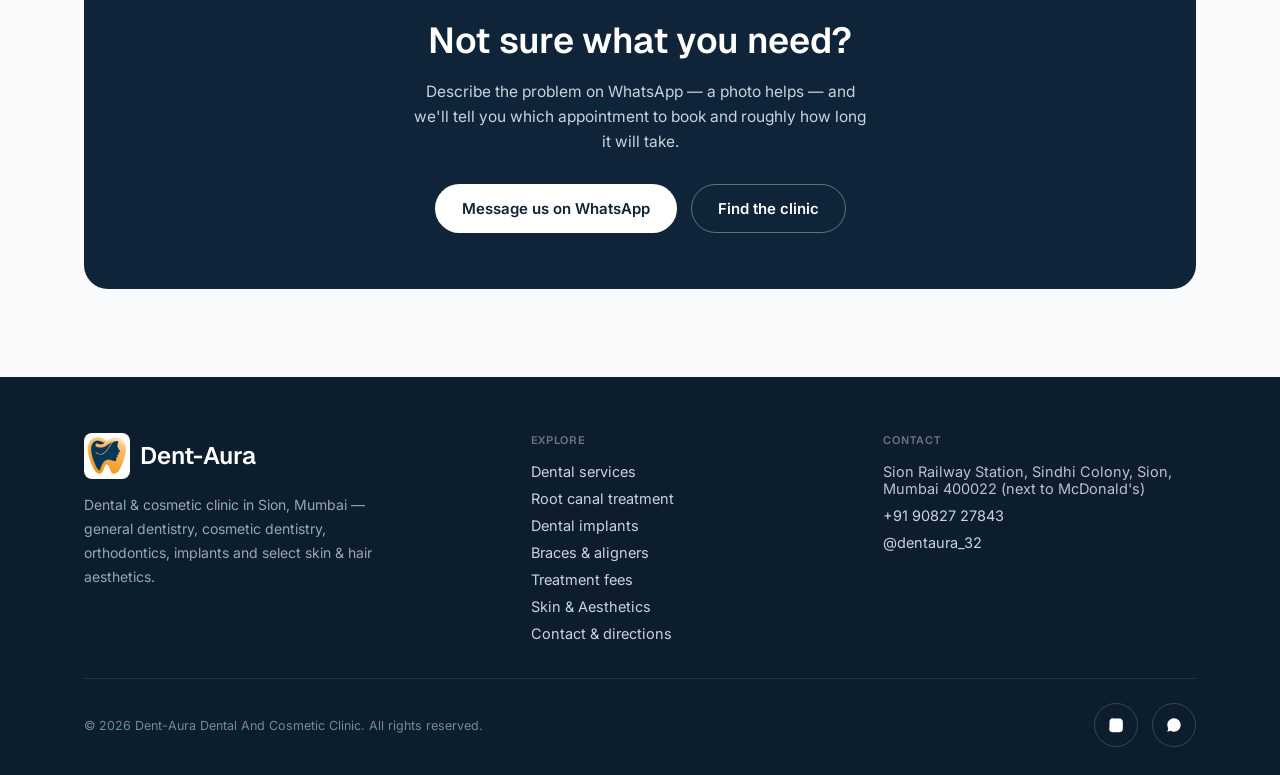
<file: services/index.html>
<!DOCTYPE html>
<html lang="en">
  <head>
    <meta charset="UTF-8">
    <meta name="viewport" content="width=device-width, initial-scale=1.0">
    <title>Dental Services in Sion, Mumbai | Dent-Aura Clinic</title>
    <meta name="description" content="Every dental treatment at Dent-Aura, Sion — check-ups, fillings, root canal, crowns, extractions, braces, whitening, dentures and implants. Book on WhatsApp.">
    <link rel="canonical" href="https://dent-aura-mumbai.netlify.app/services">

    <meta property="og:type" content="website">
    <meta property="og:site_name" content="Dent-Aura Dental And Cosmetic Clinic">
    <meta property="og:title" content="Dental Services in Sion, Mumbai | Dent-Aura Clinic">
    <meta property="og:description" content="Every dental treatment at Dent-Aura, Sion — check-ups, fillings, root canal, crowns, extractions, braces, whitening, dentures and implants. Book on WhatsApp.">
    <meta property="og:url" content="https://dent-aura-mumbai.netlify.app/services">
    <meta property="og:image" content="https://dent-aura-mumbai.netlify.app/assets/img/og-card.jpg">
    <meta property="og:image:alt" content="Dent-Aura Dental and Cosmetic Clinic, Sion, Mumbai">
    <meta property="og:image:width" content="1200">
    <meta property="og:image:height" content="630">
    <meta property="og:image:type" content="image/jpeg">
    <meta property="og:locale" content="en_IN">
    <meta name="twitter:card" content="summary_large_image">
    <meta name="twitter:title" content="Dental Services in Sion, Mumbai | Dent-Aura Clinic">
    <meta name="twitter:description" content="Every dental treatment at Dent-Aura, Sion — check-ups, fillings, root canal, crowns, extractions, braces, whitening, dentures and implants. Book on WhatsApp.">
    <meta name="twitter:image" content="https://dent-aura-mumbai.netlify.app/assets/img/og-card.jpg">

    <script type="application/ld+json">
    {
      "@context": "https://schema.org",
      "@graph": [
        {
          "@type": "BreadcrumbList",
          "itemListElement": [
            {
              "@type": "ListItem",
              "position": 1,
              "name": "Home",
              "item": "https://dent-aura-mumbai.netlify.app/"
            },
            {
              "@type": "ListItem",
              "position": 2,
              "name": "Services",
              "item": "https://dent-aura-mumbai.netlify.app/services"
            }
          ]
        },
        {
          "@type": "WebPage",
          "@id": "https://dent-aura-mumbai.netlify.app/services#page",
          "url": "https://dent-aura-mumbai.netlify.app/services",
          "name": "Dental Services in Sion, Mumbai | Dent-Aura Clinic",
          "isPartOf": {
            "@id": "https://dent-aura-mumbai.netlify.app/#clinic"
          }
        }
      ]
    }
    </script>

    <link rel="icon" type="image/jpeg" href="/assets/logo.jpg">
    <link rel="apple-touch-icon" href="/assets/logo.jpg">
    <meta name="theme-color" content="#0F2438">
    <meta name="color-scheme" content="light">
    <link rel="preconnect" href="https://fonts.googleapis.com">
    <link rel="preconnect" href="https://fonts.gstatic.com" crossorigin>
    <link href="https://fonts.googleapis.com/css2?family=Geist:wght@400;500;600;700&family=Inter:wght@400;500;600;700&family=IBM+Plex+Mono:wght@500&display=swap" rel="stylesheet">
    <link rel="stylesheet" href="/assets/site.css">
  </head>
  <body>

    <a class="skip-link" href="#main">Skip to main content</a>
    <header>
      <nav class="nav">
        <a href="/" class="brand">
          <img class="brand-mark" src="/assets/logo.jpg" alt="Dent-Aura logo" width="74" height="74">
          <span class="brand-word">Dent-Aura<span>DENTAL &amp; COSMETIC CLINIC</span></span>
        </a>
        <ul class="nav-links" id="nav-links">
          <li><a href="/services" aria-current="page">Services</a></li>
          <li><a href="/#aesthetics">Skin &amp; Aesthetics</a></li>
          <li><a href="/#doctors">Doctors</a></li>
          <li><a href="/fees">Fees</a></li>
          <li><a href="/#testimonials">Reviews</a></li>
          <li><a href="/contact">Contact</a></li>
        </ul>
        <div class="nav-cta">
          <a class="btn btn-primary" href="https://wa.me/919082727843?text=Hi%20Dent-Aura%2C%20I%27d%20like%20to%20book%20an%20appointment." target="_blank" rel="noopener">
            <svg width="17" height="17" viewBox="0 0 24 24" fill="currentColor"><path d="M12 2C6.48 2 2 6.48 2 12c0 1.85.5 3.58 1.35 5.07L2 22l5.1-1.33A9.94 9.94 0 0012 22c5.52 0 10-4.48 10-10S17.52 2 12 2zm5.2 14.2c-.22.62-1.3 1.2-1.8 1.27-.46.07-1.03.1-1.66-.1-.38-.12-.87-.28-1.5-.56-2.64-1.14-4.36-3.8-4.5-3.98-.13-.18-1.08-1.44-1.08-2.75 0-1.3.68-1.94.92-2.2.24-.27.53-.33.7-.33h.5c.16 0 .38-.06.6.46.22.53.75 1.83.82 1.96.07.13.11.29.02.47-.09.18-.13.29-.26.44-.13.16-.28.35-.4.47-.13.13-.27.27-.12.53.16.27.7 1.16 1.51 1.88 1.04.93 1.92 1.22 2.19 1.36.27.13.42.11.58-.07.16-.18.68-.79.86-1.06.18-.27.36-.22.6-.13.24.09 1.53.72 1.79.85.27.13.45.2.51.31.07.13.07.71-.15 1.33z"/></svg>
            Book on WhatsApp
          </a>
        </div>
        <button class="nav-toggle" aria-label="Toggle menu" aria-controls="nav-links" aria-expanded="false" type="button">
          <svg width="22" height="22" viewBox="0 0 24 24" fill="none" stroke="#0F2438" stroke-width="2"><line x1="3" y1="6" x2="21" y2="6"/><line x1="3" y1="12" x2="21" y2="12"/><line x1="3" y1="18" x2="21" y2="18"/></svg>
        </button>
      </nav>
    </header>

    <main id="main">
      <section class="page-hero">
        <div class="wrap">
          <nav class="breadcrumbs" aria-label="Breadcrumb">
            <ol>
              <li><a href="/">Home</a></li>
              <li><span aria-current="page">Services</span></li>
            </ol>
          </nav>
          <div class="eyebrow" style="margin-top:18px;">What we treat</div>
          <h1>Dental services at our Sion clinic</h1>
          <p>Seven treatment categories under one roof, two minutes from Sion Railway Station. Pick the area that matches what's bothering you, or message us and describe it.</p>
          <div class="hero-ctas">
            <a class="btn btn-primary" href="https://wa.me/919082727843?text=Hi%20Dent-Aura%2C%20I%27d%20like%20to%20book%20an%20appointment." target="_blank" rel="noopener"><svg width="17" height="17" viewBox="0 0 24 24" fill="currentColor"><path d="M12 2C6.48 2 2 6.48 2 12c0 1.85.5 3.58 1.35 5.07L2 22l5.1-1.33A9.94 9.94 0 0012 22c5.52 0 10-4.48 10-10S17.52 2 12 2zm5.2 14.2c-.22.62-1.3 1.2-1.8 1.27-.46.07-1.03.1-1.66-.1-.38-.12-.87-.28-1.5-.56-2.64-1.14-4.36-3.8-4.5-3.98-.13-.18-1.08-1.44-1.08-2.75 0-1.3.68-1.94.92-2.2.24-.27.53-.33.7-.33h.5c.16 0 .38-.06.6.46.22.53.75 1.83.82 1.96.07.13.11.29.02.47-.09.18-.13.29-.26.44-.13.16-.28.35-.4.47-.13.13-.27.27-.12.53.16.27.7 1.16 1.51 1.88 1.04.93 1.92 1.22 2.19 1.36.27.13.42.11.58-.07.16-.18.68-.79.86-1.06.18-.27.36-.22.6-.13.24.09 1.53.72 1.79.85.27.13.45.2.51.31.07.13.07.71-.15 1.33z"/></svg> Book on WhatsApp</a>
            <a class="btn btn-ghost" style="color:#fff;border-color:rgba(255,255,255,0.35);" href="tel:+919082727843">Call +91 90827 27843</a>
          </div>
        </div>
      </section>

      <section>
        <div class="wrap">
          <div class="section-head">
            <div class="eyebrow">Treatment areas</div>
            <h2>Start with the area that matches your problem</h2>
            <p>If you're not sure which category you need, that's completely normal. Message us on WhatsApp and describe what's bothering you — we'll tell you what kind of appointment to book.</p>
          </div>

          <div class="linkcards">
            <a class="linkcard" href="/services/root-canal-treatment">
              <h3>Root canal treatment</h3>
              <p>For a tooth with deep decay, a cracked nerve or an abscess. Saves the tooth instead of removing it.</p>
              <span class="more">Read about root canals →</span>
            </a>
            <a class="linkcard" href="/services/dental-implants">
              <h3>Dental implants</h3>
              <p>Replacing one or more missing teeth with a titanium root and a fixed crown on top.</p>
              <span class="more">Read about implants →</span>
            </a>
            <a class="linkcard" href="/services/braces-and-aligners">
              <h3>Braces &amp; clear aligners</h3>
              <p>Straightening crowded, gapped or protruding teeth — metal, ceramic or removable aligners.</p>
              <span class="more">Read about orthodontics →</span>
            </a>
          </div>

          <div class="article-grid" style="margin-top:56px;">
            <div class="prose">
              <h2>Everything else we treat</h2>
              <p>The pages above cover the treatments people research most before booking. The rest of our work falls into these areas — all of it available at the Sion clinic.</p>

              <figure class="figure-shot">
                <picture>
                  <source type="image/webp" sizes="(max-width:900px) 92vw, 640px"
                    srcset="/assets/img/exterior-400.webp 400w, /assets/img/exterior-800.webp 800w, /assets/img/exterior-896.webp 896w">
                  <img src="/assets/img/exterior.jpg" alt="Staircase up to Dent-Aura Dental and Cosmetic Clinic in Sindhi Colony, Sion, Mumbai"
                    loading="lazy" decoding="async" width="896" height="1195">
                </picture>
                <figcaption>Every treatment on this page is carried out at our Sion clinic, two minutes from Sion Railway Station.</figcaption>
              </figure>

              <h3>Check-ups, cleaning and X-rays</h3>
              <p>A routine examination, scaling and polishing to remove plaque and tartar, and digital X-rays where we need to see below the gum line. This is the appointment to book if nothing hurts and you simply want things checked, or if your gums bleed when you brush.</p>

              <h3>Fillings</h3>
              <p>Tooth-coloured composite fillings for decay caught before it reaches the nerve. If decay has already reached the nerve, a filling won't be enough — that's when <a href="/services/root-canal-treatment">root canal treatment</a> comes in.</p>

              <h3>Crowns and bridges</h3>
              <p>A crown caps a tooth that is heavily filled, cracked, or has just had a root canal. A bridge replaces a missing tooth by anchoring to the teeth on either side. Both are made in a range of materials — metal-ceramic through to full zirconia — and we'll explain the trade-off between strength, appearance and cost before you decide.</p>

              <h3>Extractions and minor oral surgery</h3>
              <p>Removing teeth that can't be saved, including wisdom teeth that are impacted or repeatedly getting infected. Straightforward extractions are done under local anaesthetic in a single visit.</p>

              <h3>Teeth whitening and cosmetic dentistry</h3>
              <p>In-clinic whitening for teeth that have darkened with age, coffee, tea or tobacco. Also veneers and composite bonding for chipped, worn or uneven front teeth. Whitening works on natural tooth structure — it won't change the colour of existing crowns, veneers or fillings, so those sometimes need replacing afterwards to match.</p>

              <h3>Dentures</h3>
              <p>Complete and partial removable dentures where implants or bridges aren't practical or affordable. Dentures can also be made to clip onto implants, which stops the lower denture moving while you eat.</p>

              <div class="callout">
                <p><strong>In pain right now?</strong> Call <a href="tel:+919082727843">+91 90827 27843</a> rather than booking online. Swelling, a broken tooth or throbbing pain that keeps you awake should be seen the same day if possible.</p>
              </div>

              <h2>Skin and hair aesthetics</h2>
              <p>Alongside dentistry, the clinic offers a selected range of skin and hair treatments. Those are described on the <a href="/#aesthetics">main page</a>.</p>
            </div>

            <aside class="sidecard">
              <h3>Book an appointment</h3>
              <p>Mon–Sat, 10:00 AM – 2:00 PM and 5:30 PM – 9:30 PM. Please call ahead to confirm Sunday availability.</p>
              <a class="btn btn-primary" href="https://wa.me/919082727843?text=Hi%20Dent-Aura%2C%20I%27d%20like%20to%20book%20an%20appointment." target="_blank" rel="noopener">Book on WhatsApp</a>
              <a class="btn btn-ghost" href="tel:+919082727843">Call the clinic</a>
              <div class="divider"></div>
              <h3>Treatment pages</h3>
              <ul>
                <li><a href="/services/root-canal-treatment">Root canal treatment</a></li>
                <li><a href="/services/dental-implants">Dental implants</a></li>
                <li><a href="/services/braces-and-aligners">Braces &amp; clear aligners</a></li>
                <li><a href="/fees">How fees work</a></li>
                <li><a href="/contact">Directions &amp; hours</a></li>
              </ul>
            </aside>
          </div>
        </div>
      </section>

      <section style="padding-top:0;">
        <div class="wrap">
          <div class="cta-band">
            <h2>Not sure what you need?</h2>
            <p>Describe the problem on WhatsApp — a photo helps — and we'll tell you which appointment to book and roughly how long it will take.</p>
            <div class="cta-actions">
              <a class="btn btn-light" href="https://wa.me/919082727843?text=Hi%20Dent-Aura%2C%20I%27d%20like%20to%20book%20an%20appointment." target="_blank" rel="noopener">Message us on WhatsApp</a>
              <a class="btn btn-ghost" style="color:#fff;border-color:rgba(255,255,255,0.35);" href="/contact">Find the clinic</a>
            </div>
          </div>
        </div>
      </section>
    </main>

    <footer>
      <div class="wrap">
        <div class="foot-grid">
          <div>
            <div class="foot-brand">
              <img src="/assets/logo.jpg" alt="Dent-Aura logo" width="46" height="46" style="object-fit:contain;border-radius:8px;">
              <span class="brand-word" style="color:#fff;">Dent-Aura</span>
            </div>
            <p style="font-size:14px;line-height:1.7;max-width:34ch;color:#9AA7B4;">Dental &amp; cosmetic clinic in Sion, Mumbai — general dentistry, cosmetic dentistry, orthodontics, implants and select skin &amp; hair aesthetics.</p>
          </div>
          <div>
            <h5>Explore</h5>
            <ul>
              <li><a href="/services">Dental services</a></li>
              <li><a href="/services/root-canal-treatment">Root canal treatment</a></li>
              <li><a href="/services/dental-implants">Dental implants</a></li>
              <li><a href="/services/braces-and-aligners">Braces &amp; aligners</a></li>
              <li><a href="/fees">Treatment fees</a></li>
              <li><a href="/#aesthetics">Skin &amp; Aesthetics</a></li>
              <li><a href="/contact">Contact &amp; directions</a></li>
            </ul>
          </div>
          <div>
            <h5>Contact</h5>
            <ul>
              <li>Sion Railway Station, Sindhi Colony, Sion, Mumbai 400022 (next to McDonald's)</li>
              <li><a href="tel:+919082727843">+91 90827 27843</a></li>
              <li><a href="https://www.instagram.com/dentaura_32/" target="_blank" rel="noopener">@dentaura_32</a></li>
            </ul>
          </div>
        </div>
        <div class="foot-bottom">
          <span>© <span id="year"></span> Dent-Aura Dental And Cosmetic Clinic. All rights reserved.</span>
          <div class="foot-social">
            <a href="https://www.instagram.com/dentaura_32/" target="_blank" rel="noopener" aria-label="Instagram">
              <svg width="16" height="16" viewBox="0 0 24 24" fill="#fff"><path d="M12 2.2c3.2 0 3.6 0 4.9.07 1.2.06 2 .25 2.4.42.6.24 1 .53 1.5 1s.76.9 1 1.5c.17.4.36 1.2.42 2.4.06 1.3.07 1.7.07 4.9s0 3.6-.07 4.9c-.06 1.2-.25 2-.42 2.4-.24.6-.53 1-1 1.5s-.9.76-1.5 1c-.4.17-1.2.36-2.4.42-1.3.06-1.7.07-4.9.07s-3.6 0-4.9-.07c-1.2-.06-2-.25-2.4-.42a4 4 0 01-1.5-1 4 4 0 01-1-1.5c-.17-.4-.36-1.2-.42-2.4C2.2 15.6 2.2 15.2 2.2 12s0-3.6.07-4.9c.06-1.2.25-2 .42-2.4a4 4 0 011-1.5 4 4 0 011.5-1c.4-.17 1.2-.36 2.4-.42C8.4 2.2 8.8 2.2 12 2.2z"/></svg>
            </a>
            <a href="https://wa.me/919082727843" target="_blank" rel="noopener" aria-label="WhatsApp">
              <svg width="16" height="16" viewBox="0 0 24 24" fill="#fff"><path d="M12 2C6.48 2 2 6.48 2 12c0 1.85.5 3.58 1.35 5.07L2 22l5.1-1.33A9.94 9.94 0 0012 22c5.52 0 10-4.48 10-10S17.52 2 12 2z"/></svg>
            </a>
          </div>
        </div>
      </div>
    </footer>

    <a class="wa-float" href="https://wa.me/919082727843?text=Hi%20Dent-Aura%2C%20I%27d%20like%20to%20book%20an%20appointment." target="_blank" rel="noopener" aria-label="Chat on WhatsApp">
      <svg width="28" height="28" viewBox="0 0 24 24" fill="#fff"><path d="M12 2C6.48 2 2 6.48 2 12c0 1.85.5 3.58 1.35 5.07L2 22l5.1-1.33A9.94 9.94 0 0012 22c5.52 0 10-4.48 10-10S17.52 2 12 2zm5.2 14.2c-.22.62-1.3 1.2-1.8 1.27-.46.07-1.03.1-1.66-.1-.38-.12-.87-.28-1.5-.56-2.64-1.14-4.36-3.8-4.5-3.98-.13-.18-1.08-1.44-1.08-2.75 0-1.3.68-1.94.92-2.2.24-.27.53-.33.7-.33h.5c.16 0 .38-.06.6.46.22.53.75 1.83.82 1.96.07.13.11.29.02.47-.09.18-.13.29-.26.44-.13.16-.28.35-.4.47-.13.13-.27.27-.12.53.16.27.7 1.16 1.51 1.88 1.04.93 1.92 1.22 2.19 1.36.27.13.42.11.58-.07.16-.18.68-.79.86-1.06.18-.27.36-.22.6-.13.24.09 1.53.72 1.79.85.27.13.45.2.51.31.07.13.07.71-.15 1.33z"/></svg>
    </a>

    <script src="/assets/site.js" defer></script>
  </body>
</html>
</file>
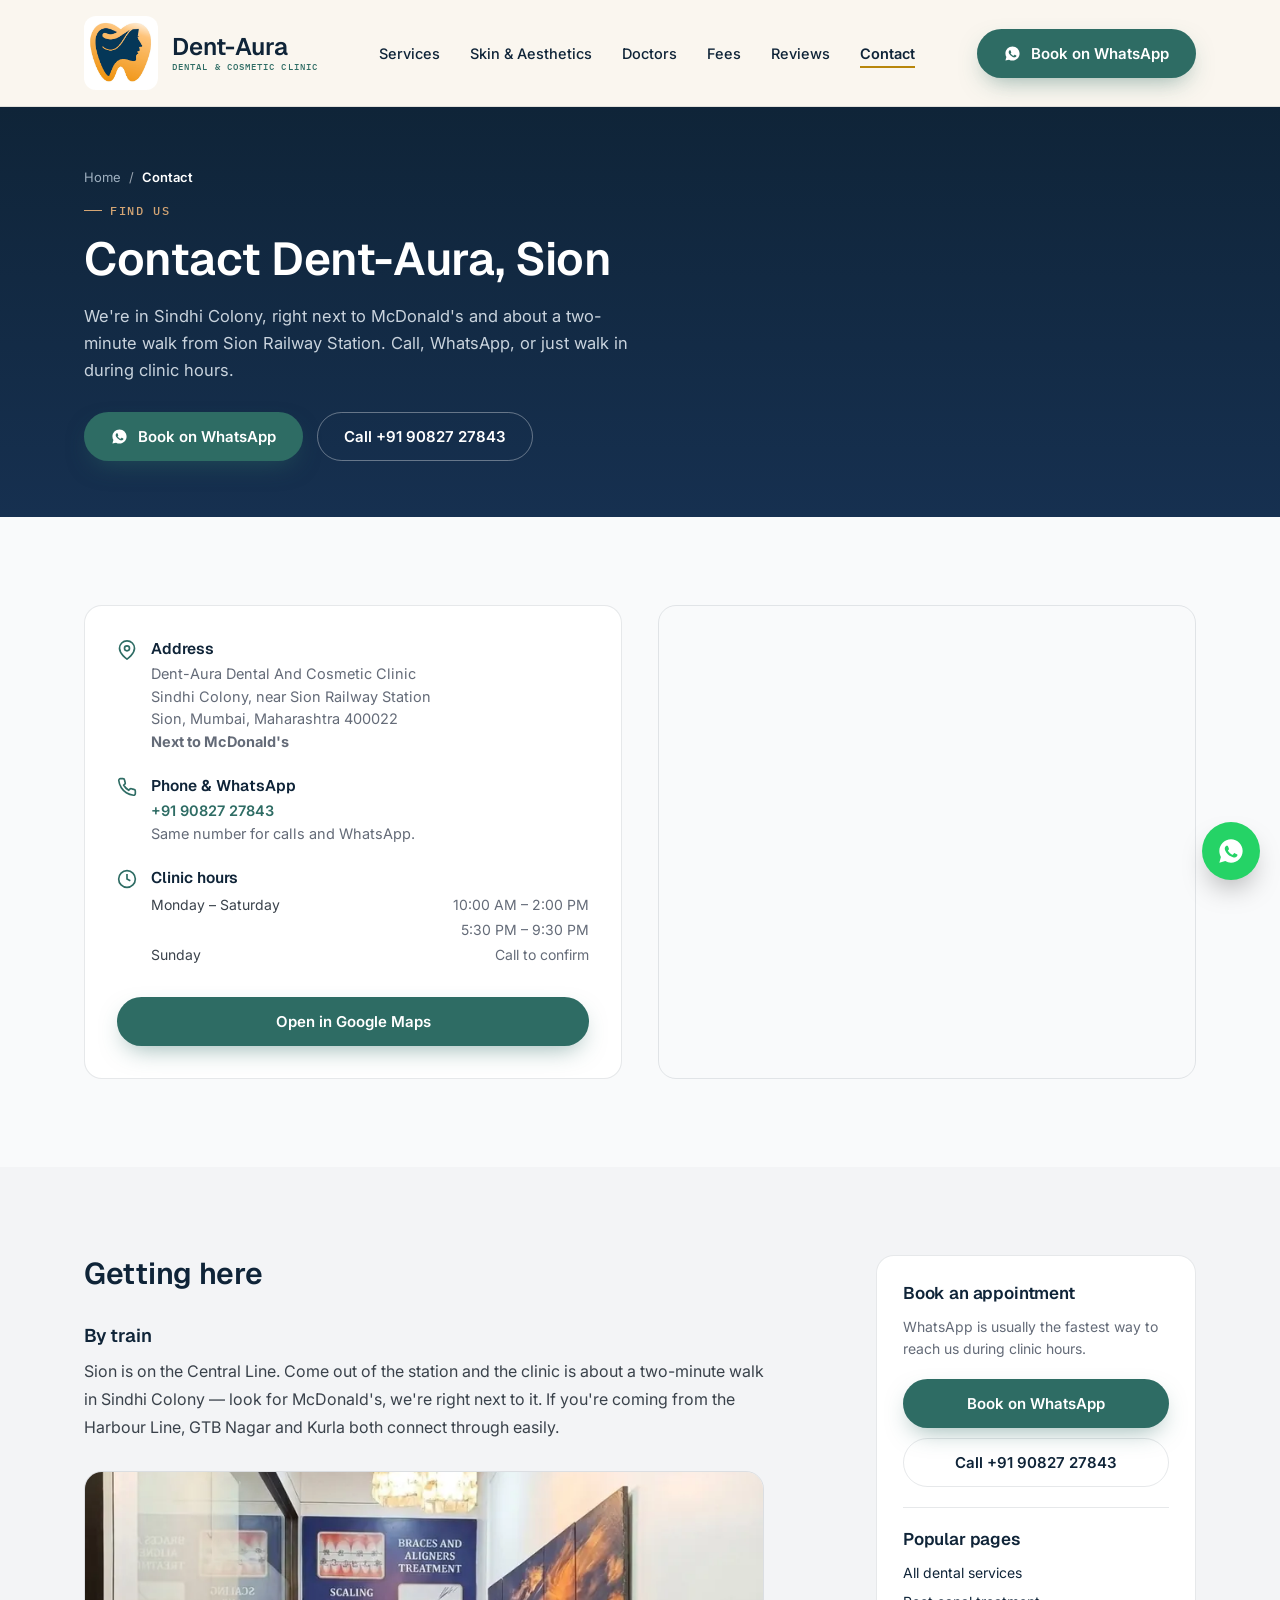
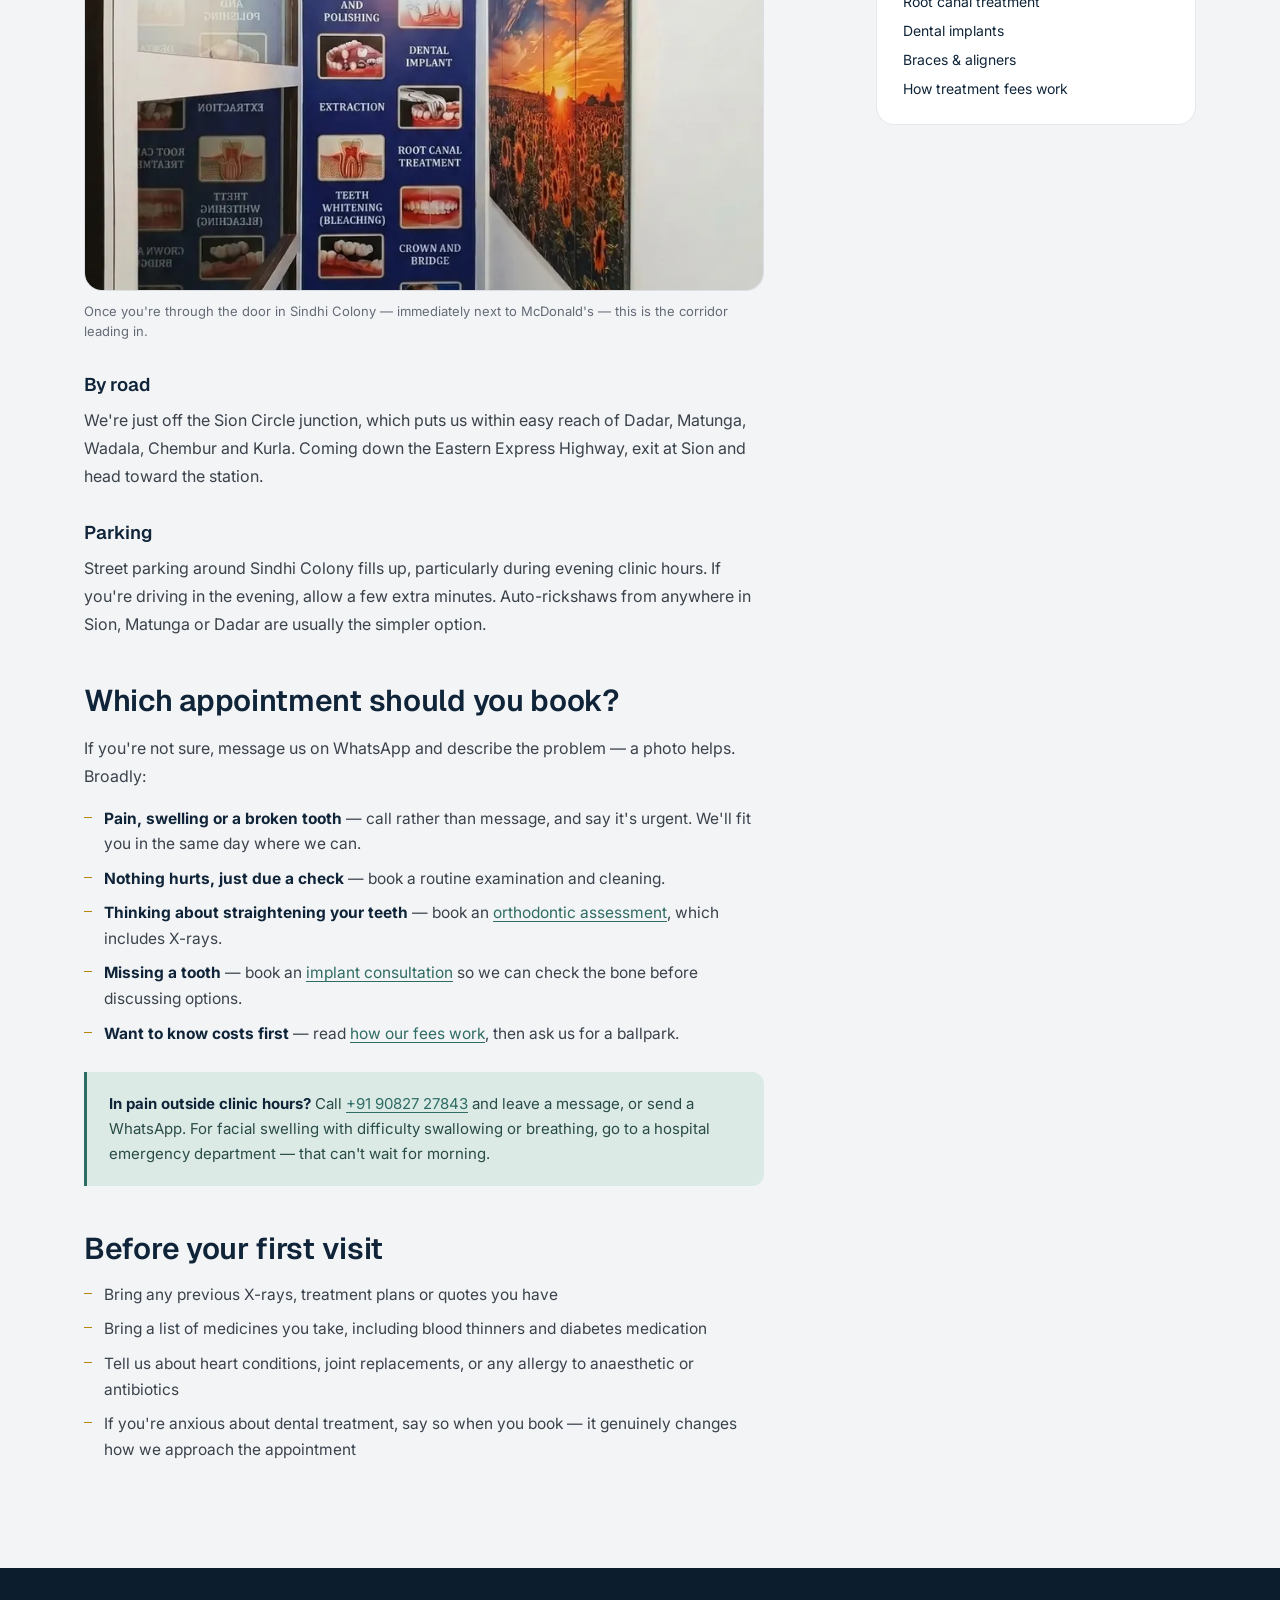
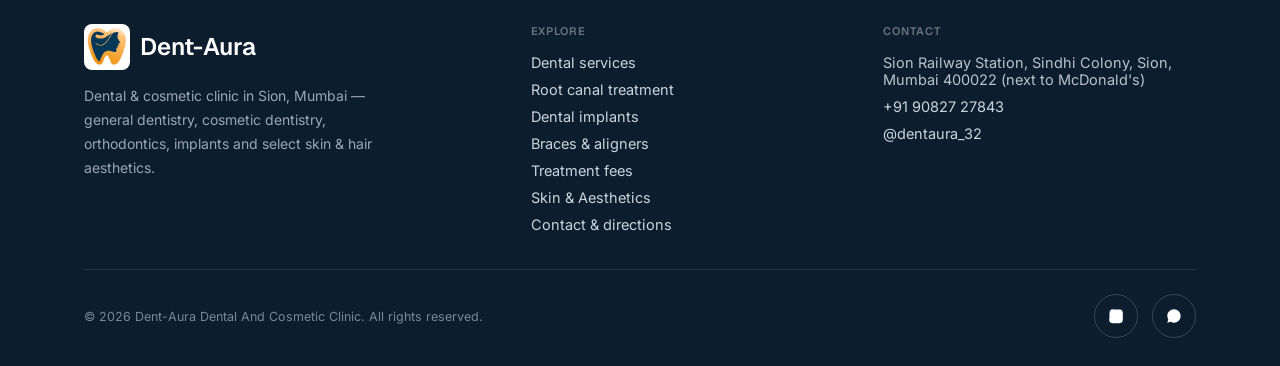
<file: contact.html>
<!DOCTYPE html>
<html lang="en">
  <head>
    <meta charset="UTF-8">
    <meta name="viewport" content="width=device-width, initial-scale=1.0">
    <title>Contact &amp; Directions | Dent-Aura, Sion, Mumbai</title>
    <meta name="description" content="Dent-Aura Dental and Cosmetic Clinic, Sindhi Colony, Sion, Mumbai 400022 — next to McDonald's, 2 minutes from Sion Station. Hours, phone and directions.">
    <link rel="canonical" href="https://dent-aura-mumbai.netlify.app/contact">

    <meta property="og:type" content="website">
    <meta property="og:site_name" content="Dent-Aura Dental And Cosmetic Clinic">
    <meta property="og:title" content="Contact &amp; Directions | Dent-Aura, Sion, Mumbai">
    <meta property="og:description" content="Dent-Aura Dental and Cosmetic Clinic, Sindhi Colony, Sion, Mumbai 400022 — next to McDonald's, 2 minutes from Sion Station. Hours, phone and directions.">
    <meta property="og:url" content="https://dent-aura-mumbai.netlify.app/contact">
    <meta property="og:image" content="https://dent-aura-mumbai.netlify.app/assets/img/og-card.jpg">
    <meta property="og:image:alt" content="Dent-Aura Dental and Cosmetic Clinic, Sion, Mumbai">
    <meta property="og:image:width" content="1200">
    <meta property="og:image:height" content="630">
    <meta property="og:image:type" content="image/jpeg">
    <meta property="og:locale" content="en_IN">
    <meta name="twitter:card" content="summary_large_image">
    <meta name="twitter:title" content="Contact &amp; Directions | Dent-Aura, Sion, Mumbai">
    <meta name="twitter:description" content="Dent-Aura Dental and Cosmetic Clinic, Sindhi Colony, Sion, Mumbai 400022 — next to McDonald's, 2 minutes from Sion Station. Hours, phone and directions.">
    <meta name="twitter:image" content="https://dent-aura-mumbai.netlify.app/assets/img/og-card.jpg">

    <script type="application/ld+json">
    {
      "@context": "https://schema.org",
      "@graph": [
        {
          "@type": "BreadcrumbList",
          "itemListElement": [
            {
              "@type": "ListItem",
              "position": 1,
              "name": "Home",
              "item": "https://dent-aura-mumbai.netlify.app/"
            },
            {
              "@type": "ListItem",
              "position": 2,
              "name": "Contact",
              "item": "https://dent-aura-mumbai.netlify.app/contact"
            }
          ]
        },
        {
          "@type": "WebPage",
          "@id": "https://dent-aura-mumbai.netlify.app/contact#page",
          "url": "https://dent-aura-mumbai.netlify.app/contact",
          "name": "Contact & Directions | Dent-Aura, Sion, Mumbai",
          "isPartOf": {
            "@id": "https://dent-aura-mumbai.netlify.app/#clinic"
          }
        }
      ]
    }
    </script>

    <link rel="icon" type="image/jpeg" href="/assets/logo.jpg">
    <link rel="apple-touch-icon" href="/assets/logo.jpg">
    <meta name="theme-color" content="#0F2438">
    <meta name="color-scheme" content="light">
    <link rel="preconnect" href="https://fonts.googleapis.com">
    <link rel="preconnect" href="https://fonts.gstatic.com" crossorigin>
    <link href="https://fonts.googleapis.com/css2?family=Geist:wght@400;500;600;700&family=Inter:wght@400;500;600;700&family=IBM+Plex+Mono:wght@500&display=swap" rel="stylesheet">
    <link rel="stylesheet" href="/assets/site.css">
  </head>
  <body>

    <a class="skip-link" href="#main">Skip to main content</a>
    <header>
      <nav class="nav">
        <a href="/" class="brand">
          <img class="brand-mark" src="/assets/logo.jpg" alt="Dent-Aura logo" width="74" height="74">
          <span class="brand-word">Dent-Aura<span>DENTAL &amp; COSMETIC CLINIC</span></span>
        </a>
        <ul class="nav-links" id="nav-links">
          <li><a href="/services">Services</a></li>
          <li><a href="/#aesthetics">Skin &amp; Aesthetics</a></li>
          <li><a href="/#doctors">Doctors</a></li>
          <li><a href="/fees">Fees</a></li>
          <li><a href="/#testimonials">Reviews</a></li>
          <li><a href="/contact" aria-current="page">Contact</a></li>
        </ul>
        <div class="nav-cta">
          <a class="btn btn-primary" href="https://wa.me/919082727843?text=Hi%20Dent-Aura%2C%20I%27d%20like%20to%20book%20an%20appointment." target="_blank" rel="noopener">
            <svg width="17" height="17" viewBox="0 0 24 24" fill="currentColor"><path d="M12 2C6.48 2 2 6.48 2 12c0 1.85.5 3.58 1.35 5.07L2 22l5.1-1.33A9.94 9.94 0 0012 22c5.52 0 10-4.48 10-10S17.52 2 12 2zm5.2 14.2c-.22.62-1.3 1.2-1.8 1.27-.46.07-1.03.1-1.66-.1-.38-.12-.87-.28-1.5-.56-2.64-1.14-4.36-3.8-4.5-3.98-.13-.18-1.08-1.44-1.08-2.75 0-1.3.68-1.94.92-2.2.24-.27.53-.33.7-.33h.5c.16 0 .38-.06.6.46.22.53.75 1.83.82 1.96.07.13.11.29.02.47-.09.18-.13.29-.26.44-.13.16-.28.35-.4.47-.13.13-.27.27-.12.53.16.27.7 1.16 1.51 1.88 1.04.93 1.92 1.22 2.19 1.36.27.13.42.11.58-.07.16-.18.68-.79.86-1.06.18-.27.36-.22.6-.13.24.09 1.53.72 1.79.85.27.13.45.2.51.31.07.13.07.71-.15 1.33z"/></svg>
            Book on WhatsApp
          </a>
        </div>
        <button class="nav-toggle" aria-label="Toggle menu" aria-controls="nav-links" aria-expanded="false" type="button">
          <svg width="22" height="22" viewBox="0 0 24 24" fill="none" stroke="#0F2438" stroke-width="2"><line x1="3" y1="6" x2="21" y2="6"/><line x1="3" y1="12" x2="21" y2="12"/><line x1="3" y1="18" x2="21" y2="18"/></svg>
        </button>
      </nav>
    </header>

    <main id="main">
      <section class="page-hero">
        <div class="wrap">
          <nav class="breadcrumbs" aria-label="Breadcrumb">
            <ol>
              <li><a href="/">Home</a></li>
              <li><span aria-current="page">Contact</span></li>
            </ol>
          </nav>
          <div class="eyebrow" style="margin-top:18px;">Find us</div>
          <h1>Contact Dent-Aura, Sion</h1>
          <p>We're in Sindhi Colony, right next to McDonald's and about a two-minute walk from Sion Railway Station. Call, WhatsApp, or just walk in during clinic hours.</p>
          <div class="hero-ctas">
            <a class="btn btn-primary" href="https://wa.me/919082727843?text=Hi%20Dent-Aura%2C%20I%27d%20like%20to%20book%20an%20appointment." target="_blank" rel="noopener"><svg width="17" height="17" viewBox="0 0 24 24" fill="currentColor"><path d="M12 2C6.48 2 2 6.48 2 12c0 1.85.5 3.58 1.35 5.07L2 22l5.1-1.33A9.94 9.94 0 0012 22c5.52 0 10-4.48 10-10S17.52 2 12 2zm5.2 14.2c-.22.62-1.3 1.2-1.8 1.27-.46.07-1.03.1-1.66-.1-.38-.12-.87-.28-1.5-.56-2.64-1.14-4.36-3.8-4.5-3.98-.13-.18-1.08-1.44-1.08-2.75 0-1.3.68-1.94.92-2.2.24-.27.53-.33.7-.33h.5c.16 0 .38-.06.6.46.22.53.75 1.83.82 1.96.07.13.11.29.02.47-.09.18-.13.29-.26.44-.13.16-.28.35-.4.47-.13.13-.27.27-.12.53.16.27.7 1.16 1.51 1.88 1.04.93 1.92 1.22 2.19 1.36.27.13.42.11.58-.07.16-.18.68-.79.86-1.06.18-.27.36-.22.6-.13.24.09 1.53.72 1.79.85.27.13.45.2.51.31.07.13.07.71-.15 1.33z"/></svg> Book on WhatsApp</a>
            <a class="btn btn-ghost" style="color:#fff;border-color:rgba(255,255,255,0.35);" href="tel:+919082727843">Call +91 90827 27843</a>
          </div>
        </div>
      </section>

      <section>
        <div class="wrap">
          <div class="loc-grid">
            <div class="loc-card">
              <div class="loc-row">
                <svg width="20" height="20" viewBox="0 0 24 24" fill="none" stroke="currentColor" stroke-width="2" aria-hidden="true"><path d="M21 10c0 7-9 13-9 13s-9-6-9-13a9 9 0 0118 0z"/><circle cx="12" cy="10" r="3"/></svg>
                <div>
                  <h4>Address</h4>
                  <p>Dent-Aura Dental And Cosmetic Clinic<br>
                    Sindhi Colony, near Sion Railway Station<br>
                    Sion, Mumbai, Maharashtra 400022<br>
                    <strong>Next to McDonald's</strong></p>
                </div>
              </div>
              <div class="loc-row">
                <svg width="20" height="20" viewBox="0 0 24 24" fill="none" stroke="currentColor" stroke-width="2" aria-hidden="true"><path d="M22 16.92v3a2 2 0 01-2.18 2 19.79 19.79 0 01-8.63-3.07 19.5 19.5 0 01-6-6 19.79 19.79 0 01-3.07-8.67A2 2 0 014.11 2h3a2 2 0 012 1.72c.127.96.361 1.903.7 2.81a2 2 0 01-.45 2.11L8.09 9.91a16 16 0 006 6l1.27-1.27a2 2 0 012.11-.45c.907.339 1.85.573 2.81.7A2 2 0 0122 16.92z"/></svg>
                <div>
                  <h4>Phone &amp; WhatsApp</h4>
                  <p><a href="tel:+919082727843" style="color:var(--teal);font-weight:600;text-decoration:none;">+91 90827 27843</a><br>
                    Same number for calls and WhatsApp.</p>
                </div>
              </div>
              <div class="loc-row">
                <svg width="20" height="20" viewBox="0 0 24 24" fill="none" stroke="currentColor" stroke-width="2" aria-hidden="true"><circle cx="12" cy="12" r="10"/><path d="M12 6v6l4 2"/></svg>
                <div>
                  <h4>Clinic hours</h4>
                  <table class="hours-table">
                    <tbody>
                      <tr><td>Monday – Saturday</td><td>10:00 AM – 2:00 PM</td></tr>
                      <tr><td></td><td>5:30 PM – 9:30 PM</td></tr>
                      <tr><td>Sunday</td><td>Call to confirm</td></tr>
                    </tbody>
                  </table>
                </div>
              </div>
              <a class="btn btn-primary" style="width:100%;justify-content:center;margin-top:8px;" href="https://www.google.com/maps/search/?api=1&amp;query=Dent-Aura+Dental+And+Cosmetic+Clinic+Sion+Mumbai" target="_blank" rel="noopener">Open in Google Maps</a>
            </div>

            <div class="map-frame">
              <iframe title="Map showing Dent-Aura Dental And Cosmetic Clinic in Sion, Mumbai" src="https://www.google.com/maps?q=Dent-Aura+Dental+And+Cosmetic+Clinic+Sion+Mumbai&amp;output=embed" loading="lazy" referrerpolicy="no-referrer-when-downgrade" allowfullscreen></iframe>
            </div>
          </div>
        </div>
      </section>

      <section style="background:var(--ivory-2);">
        <div class="wrap">
          <div class="article-grid">
            <div class="prose">
              <h2>Getting here</h2>

              <h3>By train</h3>
              <p>Sion is on the Central Line. Come out of the station and the clinic is about a two-minute walk in Sindhi Colony — look for McDonald's, we're right next to it. If you're coming from the Harbour Line, GTB Nagar and Kurla both connect through easily.</p>

              <figure class="figure-shot">
                <picture>
                  <source type="image/webp" sizes="(max-width:900px) 92vw, 640px"
                    srcset="/assets/img/exterior2-400.webp 400w, /assets/img/exterior2-800.webp 800w, /assets/img/exterior2-896.webp 896w">
                  <img src="/assets/img/exterior2.jpg" alt="Corridor inside Dent-Aura Dental and Cosmetic Clinic in Sindhi Colony, Sion, Mumbai"
                    loading="lazy" decoding="async" width="896" height="1200">
                </picture>
                <figcaption>Once you're through the door in Sindhi Colony — immediately next to McDonald's — this is the corridor leading in.</figcaption>
              </figure>

              <h3>By road</h3>
              <p>We're just off the Sion Circle junction, which puts us within easy reach of Dadar, Matunga, Wadala, Chembur and Kurla. Coming down the Eastern Express Highway, exit at Sion and head toward the station.</p>

              <h3>Parking</h3>
              <p>Street parking around Sindhi Colony fills up, particularly during evening clinic hours. If you're driving in the evening, allow a few extra minutes. Auto-rickshaws from anywhere in Sion, Matunga or Dadar are usually the simpler option.</p>

              <h2>Which appointment should you book?</h2>
              <p>If you're not sure, message us on WhatsApp and describe the problem — a photo helps. Broadly:</p>
              <ul>
                <li><strong>Pain, swelling or a broken tooth</strong> — call rather than message, and say it's urgent. We'll fit you in the same day where we can.</li>
                <li><strong>Nothing hurts, just due a check</strong> — book a routine examination and cleaning.</li>
                <li><strong>Thinking about straightening your teeth</strong> — book an <a href="/services/braces-and-aligners">orthodontic assessment</a>, which includes X-rays.</li>
                <li><strong>Missing a tooth</strong> — book an <a href="/services/dental-implants">implant consultation</a> so we can check the bone before discussing options.</li>
                <li><strong>Want to know costs first</strong> — read <a href="/fees">how our fees work</a>, then ask us for a ballpark.</li>
              </ul>

              <div class="callout">
                <p><strong>In pain outside clinic hours?</strong> Call <a href="tel:+919082727843">+91 90827 27843</a> and leave a message, or send a WhatsApp. For facial swelling with difficulty swallowing or breathing, go to a hospital emergency department — that can't wait for morning.</p>
              </div>

              <h2>Before your first visit</h2>
              <ul>
                <li>Bring any previous X-rays, treatment plans or quotes you have</li>
                <li>Bring a list of medicines you take, including blood thinners and diabetes medication</li>
                <li>Tell us about heart conditions, joint replacements, or any allergy to anaesthetic or antibiotics</li>
                <li>If you're anxious about dental treatment, say so when you book — it genuinely changes how we approach the appointment</li>
              </ul>
            </div>

            <aside class="sidecard">
              <h3>Book an appointment</h3>
              <p>WhatsApp is usually the fastest way to reach us during clinic hours.</p>
              <a class="btn btn-primary" href="https://wa.me/919082727843?text=Hi%20Dent-Aura%2C%20I%27d%20like%20to%20book%20an%20appointment." target="_blank" rel="noopener">Book on WhatsApp</a>
              <a class="btn btn-ghost" href="tel:+919082727843">Call +91 90827 27843</a>
              <div class="divider"></div>
              <h3>Popular pages</h3>
              <ul>
                <li><a href="/services">All dental services</a></li>
                <li><a href="/services/root-canal-treatment">Root canal treatment</a></li>
                <li><a href="/services/dental-implants">Dental implants</a></li>
                <li><a href="/services/braces-and-aligners">Braces &amp; aligners</a></li>
                <li><a href="/fees">How treatment fees work</a></li>
              </ul>
            </aside>
          </div>
        </div>
      </section>
    </main>

    <footer>
      <div class="wrap">
        <div class="foot-grid">
          <div>
            <div class="foot-brand">
              <img src="/assets/logo.jpg" alt="Dent-Aura logo" width="46" height="46" style="object-fit:contain;border-radius:8px;">
              <span class="brand-word" style="color:#fff;">Dent-Aura</span>
            </div>
            <p style="font-size:14px;line-height:1.7;max-width:34ch;color:#9AA7B4;">Dental &amp; cosmetic clinic in Sion, Mumbai — general dentistry, cosmetic dentistry, orthodontics, implants and select skin &amp; hair aesthetics.</p>
          </div>
          <div>
            <h5>Explore</h5>
            <ul>
              <li><a href="/services">Dental services</a></li>
              <li><a href="/services/root-canal-treatment">Root canal treatment</a></li>
              <li><a href="/services/dental-implants">Dental implants</a></li>
              <li><a href="/services/braces-and-aligners">Braces &amp; aligners</a></li>
              <li><a href="/fees">Treatment fees</a></li>
              <li><a href="/#aesthetics">Skin &amp; Aesthetics</a></li>
              <li><a href="/contact">Contact &amp; directions</a></li>
            </ul>
          </div>
          <div>
            <h5>Contact</h5>
            <ul>
              <li>Sion Railway Station, Sindhi Colony, Sion, Mumbai 400022 (next to McDonald's)</li>
              <li><a href="tel:+919082727843">+91 90827 27843</a></li>
              <li><a href="https://www.instagram.com/dentaura_32/" target="_blank" rel="noopener">@dentaura_32</a></li>
            </ul>
          </div>
        </div>
        <div class="foot-bottom">
          <span>© <span id="year"></span> Dent-Aura Dental And Cosmetic Clinic. All rights reserved.</span>
          <div class="foot-social">
            <a href="https://www.instagram.com/dentaura_32/" target="_blank" rel="noopener" aria-label="Instagram">
              <svg width="16" height="16" viewBox="0 0 24 24" fill="#fff"><path d="M12 2.2c3.2 0 3.6 0 4.9.07 1.2.06 2 .25 2.4.42.6.24 1 .53 1.5 1s.76.9 1 1.5c.17.4.36 1.2.42 2.4.06 1.3.07 1.7.07 4.9s0 3.6-.07 4.9c-.06 1.2-.25 2-.42 2.4-.24.6-.53 1-1 1.5s-.9.76-1.5 1c-.4.17-1.2.36-2.4.42-1.3.06-1.7.07-4.9.07s-3.6 0-4.9-.07c-1.2-.06-2-.25-2.4-.42a4 4 0 01-1.5-1 4 4 0 01-1-1.5c-.17-.4-.36-1.2-.42-2.4C2.2 15.6 2.2 15.2 2.2 12s0-3.6.07-4.9c.06-1.2.25-2 .42-2.4a4 4 0 011-1.5 4 4 0 011.5-1c.4-.17 1.2-.36 2.4-.42C8.4 2.2 8.8 2.2 12 2.2z"/></svg>
            </a>
            <a href="https://wa.me/919082727843" target="_blank" rel="noopener" aria-label="WhatsApp">
              <svg width="16" height="16" viewBox="0 0 24 24" fill="#fff"><path d="M12 2C6.48 2 2 6.48 2 12c0 1.85.5 3.58 1.35 5.07L2 22l5.1-1.33A9.94 9.94 0 0012 22c5.52 0 10-4.48 10-10S17.52 2 12 2z"/></svg>
            </a>
          </div>
        </div>
      </div>
    </footer>

    <a class="wa-float" href="https://wa.me/919082727843?text=Hi%20Dent-Aura%2C%20I%27d%20like%20to%20book%20an%20appointment." target="_blank" rel="noopener" aria-label="Chat on WhatsApp">
      <svg width="28" height="28" viewBox="0 0 24 24" fill="#fff"><path d="M12 2C6.48 2 2 6.48 2 12c0 1.85.5 3.58 1.35 5.07L2 22l5.1-1.33A9.94 9.94 0 0012 22c5.52 0 10-4.48 10-10S17.52 2 12 2zm5.2 14.2c-.22.62-1.3 1.2-1.8 1.27-.46.07-1.03.1-1.66-.1-.38-.12-.87-.28-1.5-.56-2.64-1.14-4.36-3.8-4.5-3.98-.13-.18-1.08-1.44-1.08-2.75 0-1.3.68-1.94.92-2.2.24-.27.53-.33.7-.33h.5c.16 0 .38-.06.6.46.22.53.75 1.83.82 1.96.07.13.11.29.02.47-.09.18-.13.29-.26.44-.13.16-.28.35-.4.47-.13.13-.27.27-.12.53.16.27.7 1.16 1.51 1.88 1.04.93 1.92 1.22 2.19 1.36.27.13.42.11.58-.07.16-.18.68-.79.86-1.06.18-.27.36-.22.6-.13.24.09 1.53.72 1.79.85.27.13.45.2.51.31.07.13.07.71-.15 1.33z"/></svg>
    </a>

    <script src="/assets/site.js" defer></script>
  </body>
</html>
</file>
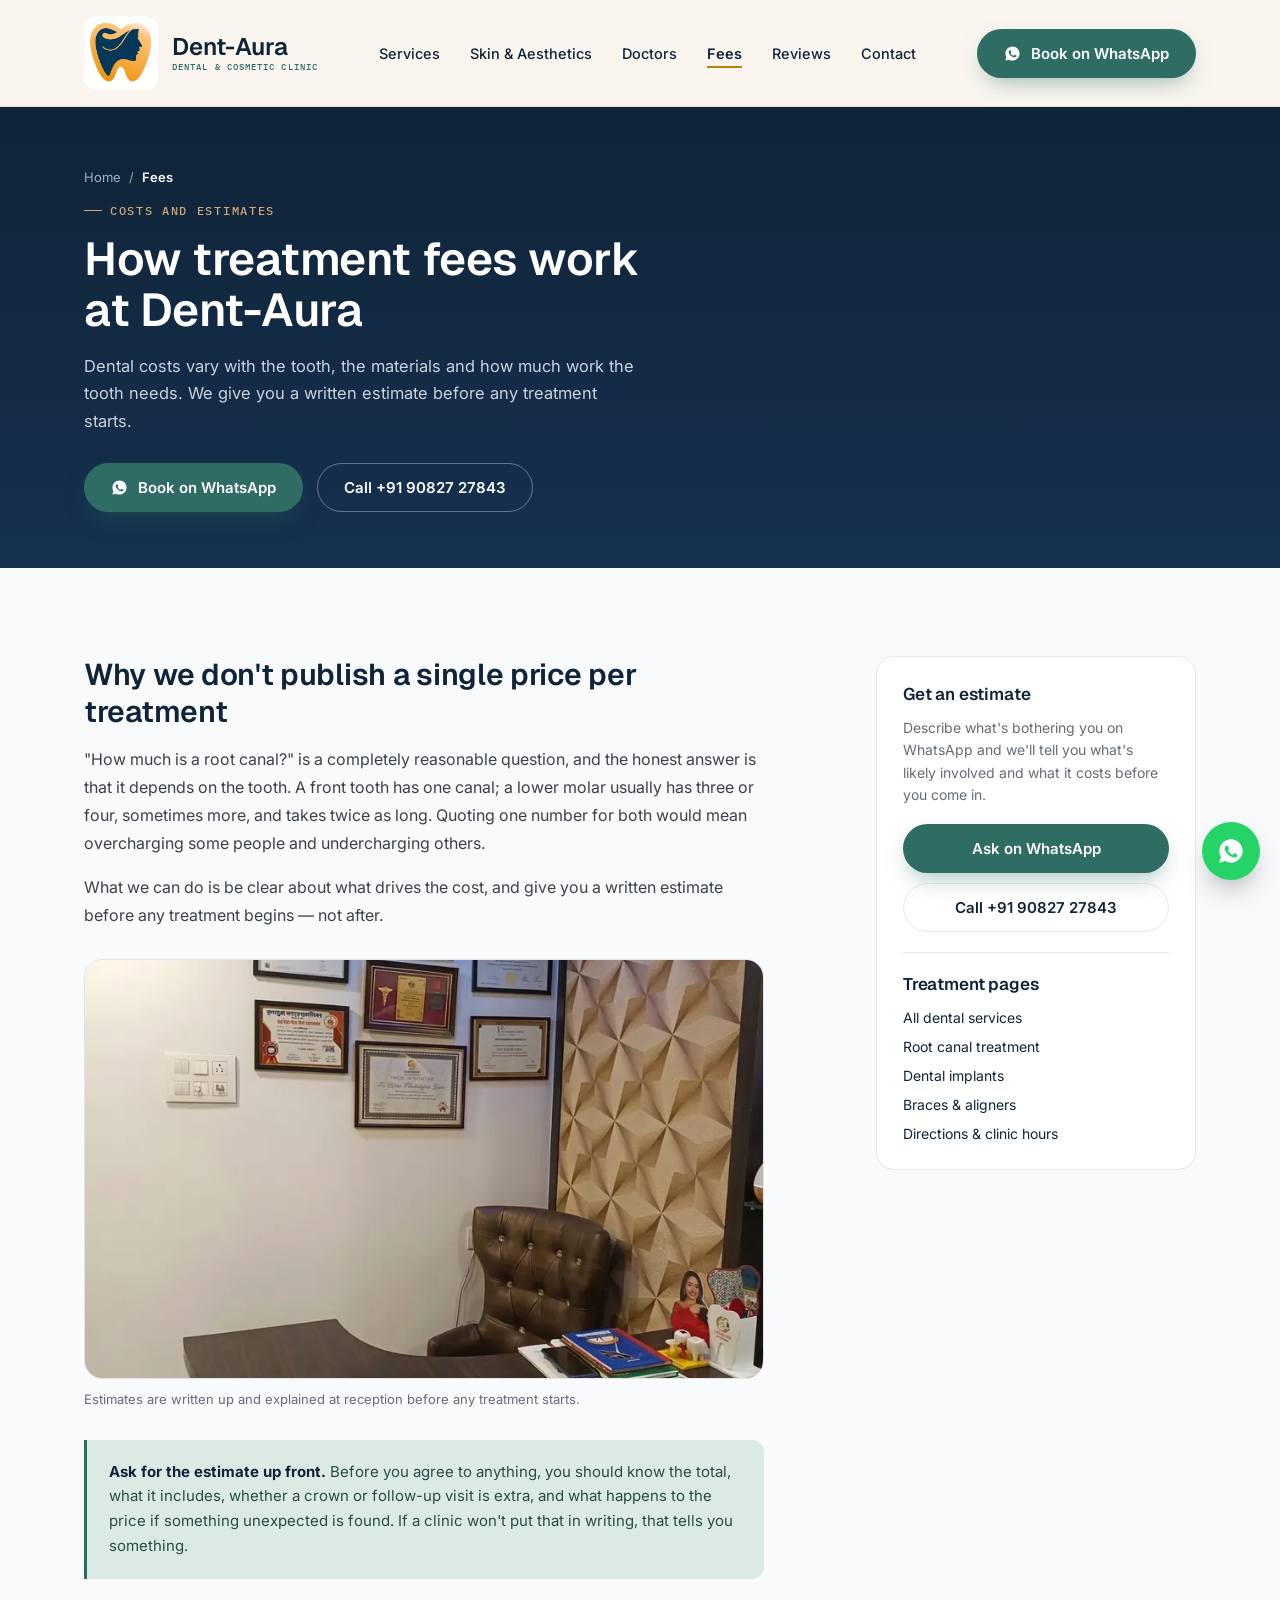
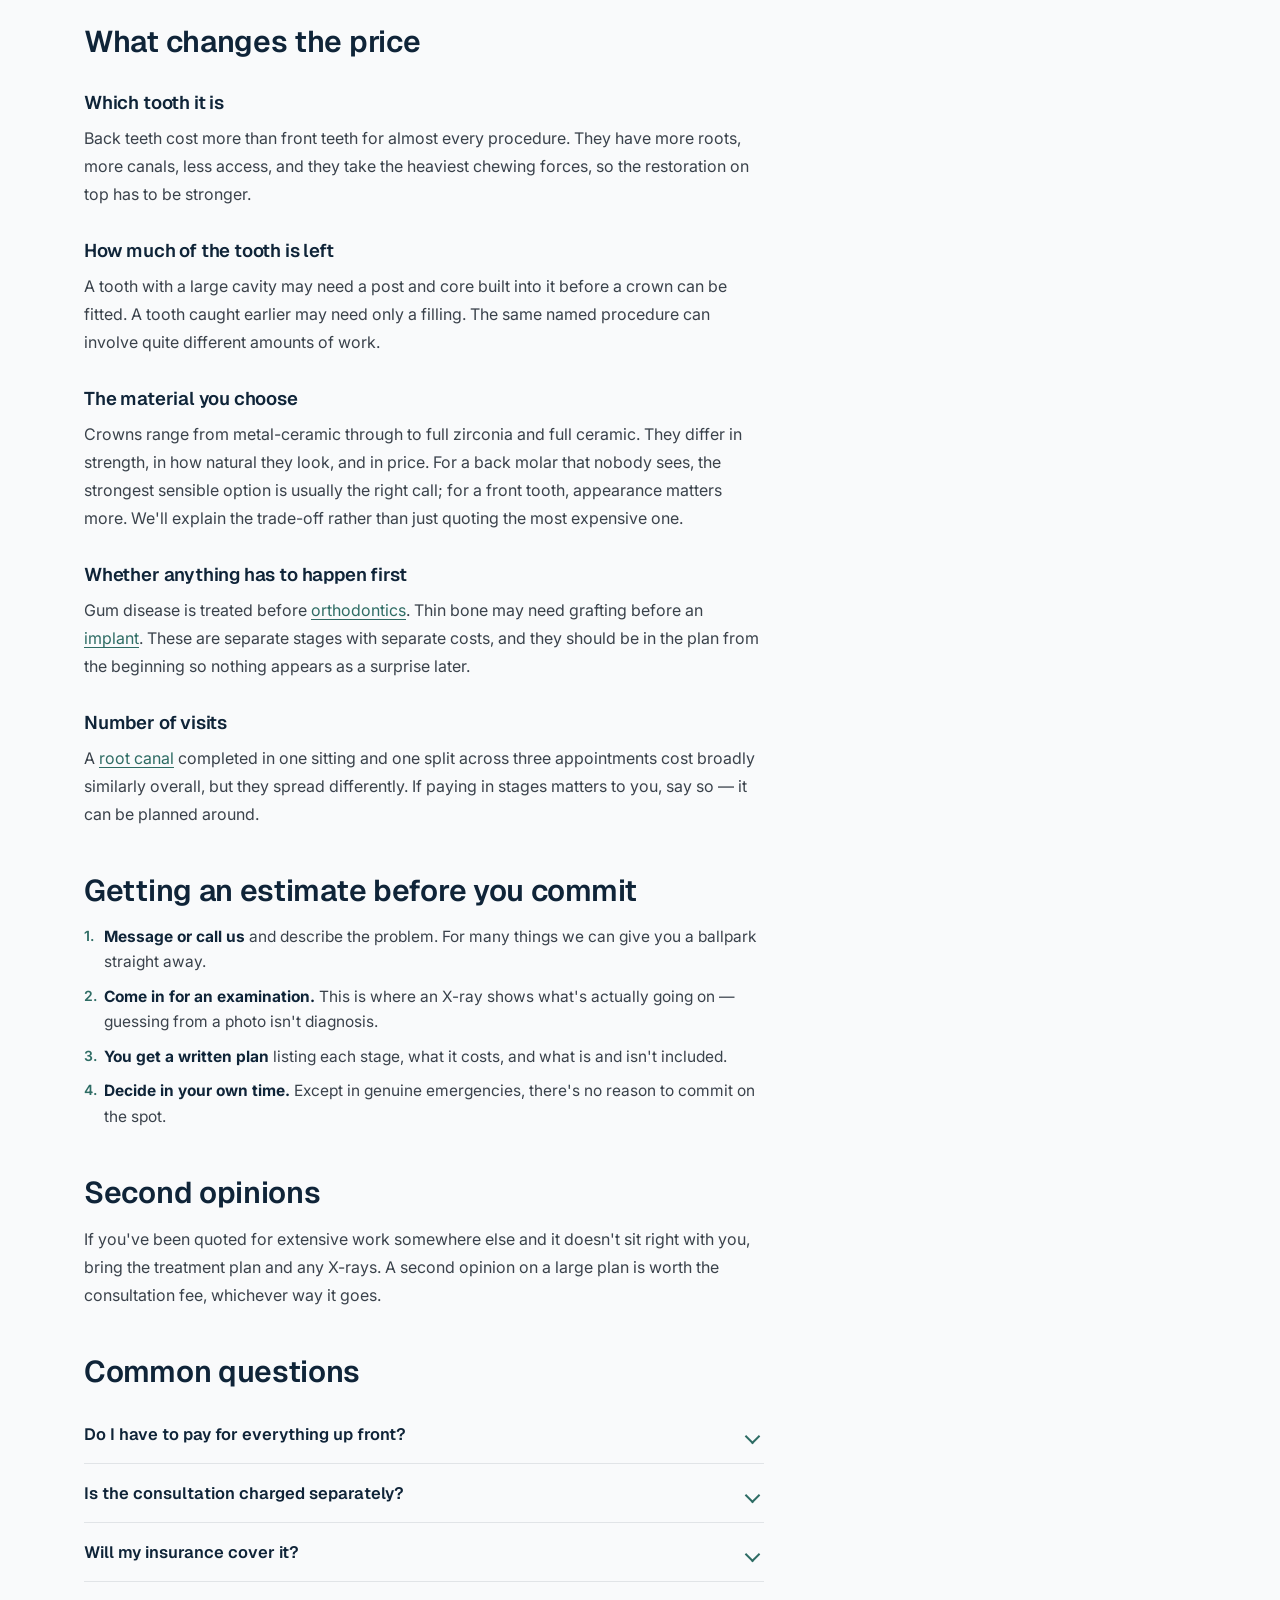
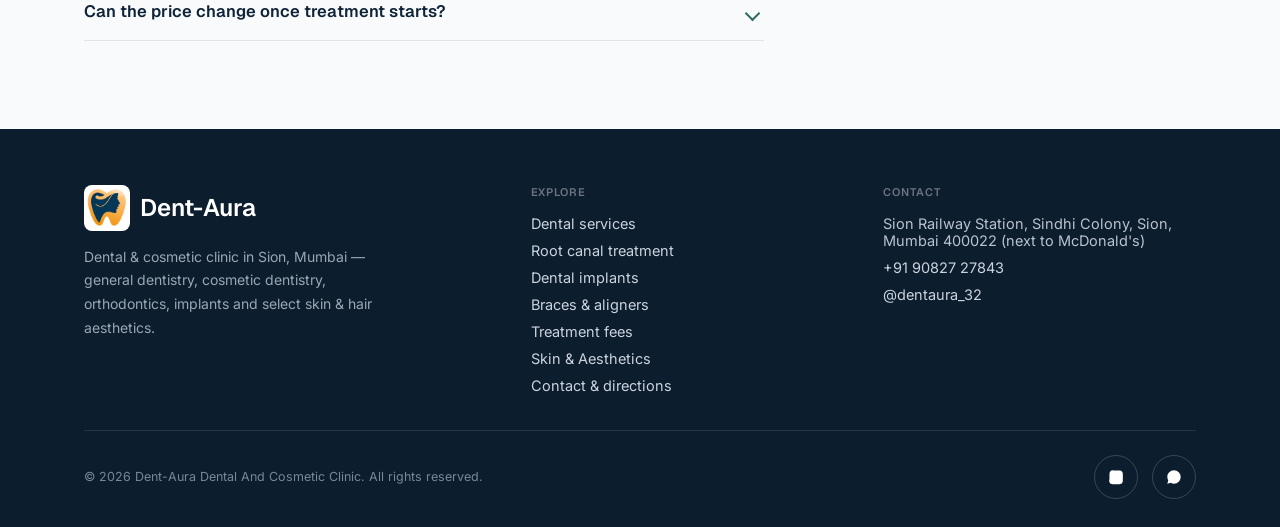
<file: fees.html>
<!DOCTYPE html>
<html lang="en">
  <head>
    <meta charset="UTF-8">
    <meta name="viewport" content="width=device-width, initial-scale=1.0">
    <title>Treatment Fees | Dent-Aura Dental Clinic, Sion, Mumbai</title>
    <meta name="description" content="How pricing works at Dent-Aura, Sion — what affects the cost of a root canal, crown, implant or braces, and how to get a written estimate before you commit.">
    <link rel="canonical" href="https://dent-aura-mumbai.netlify.app/fees">

    <meta property="og:type" content="website">
    <meta property="og:site_name" content="Dent-Aura Dental And Cosmetic Clinic">
    <meta property="og:title" content="Treatment Fees | Dent-Aura Dental Clinic, Sion, Mumbai">
    <meta property="og:description" content="How pricing works at Dent-Aura, Sion — what affects the cost of a root canal, crown, implant or braces, and how to get a written estimate before you commit.">
    <meta property="og:url" content="https://dent-aura-mumbai.netlify.app/fees">
    <meta property="og:image" content="https://dent-aura-mumbai.netlify.app/assets/img/og-card.jpg">
    <meta property="og:image:alt" content="Dent-Aura Dental and Cosmetic Clinic, Sion, Mumbai">
    <meta property="og:image:width" content="1200">
    <meta property="og:image:height" content="630">
    <meta property="og:image:type" content="image/jpeg">
    <meta property="og:locale" content="en_IN">
    <meta name="twitter:card" content="summary_large_image">
    <meta name="twitter:title" content="Treatment Fees | Dent-Aura Dental Clinic, Sion, Mumbai">
    <meta name="twitter:description" content="How pricing works at Dent-Aura, Sion — what affects the cost of a root canal, crown, implant or braces, and how to get a written estimate before you commit.">
    <meta name="twitter:image" content="https://dent-aura-mumbai.netlify.app/assets/img/og-card.jpg">

    <script type="application/ld+json">
    {
      "@context": "https://schema.org",
      "@graph": [
        {
          "@type": "BreadcrumbList",
          "itemListElement": [
            {
              "@type": "ListItem",
              "position": 1,
              "name": "Home",
              "item": "https://dent-aura-mumbai.netlify.app/"
            },
            {
              "@type": "ListItem",
              "position": 2,
              "name": "Fees",
              "item": "https://dent-aura-mumbai.netlify.app/fees"
            }
          ]
        },
        {
          "@type": "WebPage",
          "@id": "https://dent-aura-mumbai.netlify.app/fees#page",
          "url": "https://dent-aura-mumbai.netlify.app/fees",
          "name": "Treatment Fees | Dent-Aura Dental Clinic, Sion, Mumbai",
          "isPartOf": {
            "@id": "https://dent-aura-mumbai.netlify.app/#clinic"
          }
        },
        {
          "@type": "FAQPage",
          "mainEntity": [
            {
              "@type": "Question",
              "name": "Do I have to pay for everything up front?",
              "acceptedAnswer": {
                "@type": "Answer",
                "text": "No. Multi-stage treatment such as implants or orthodontics is normally paid in stages as the work progresses. Talk to us about how you'd like to spread it before treatment starts and we'll plan around it."
              }
            },
            {
              "@type": "Question",
              "name": "Is the consultation charged separately?",
              "acceptedAnswer": {
                "@type": "Answer",
                "text": "Yes, an examination and diagnosis is its own appointment with its own fee, because it involves clinical time and usually X-rays. Ask us for the current consultation fee when you book — it's a small, fixed amount and we'll tell you before you come in."
              }
            },
            {
              "@type": "Question",
              "name": "Will my insurance cover it?",
              "acceptedAnswer": {
                "@type": "Answer",
                "text": "Most Indian health insurance policies cover dental treatment only when it follows an accident or is medically necessary, not routine or cosmetic work. Check your specific policy. We can provide itemised invoices and treatment records for any claim you want to make."
              }
            },
            {
              "@type": "Question",
              "name": "Can the price change once treatment starts?",
              "acceptedAnswer": {
                "@type": "Answer",
                "text": "Occasionally something is only visible once we're working — a crack under an old filling, or a canal that's calcified. If that happens we stop, explain what's changed and what it means for the cost, and you decide before we go any further. You should never find out about extra cost from the bill."
              }
            }
          ]
        }
      ]
    }
    </script>

    <link rel="icon" type="image/jpeg" href="/assets/logo.jpg">
    <link rel="apple-touch-icon" href="/assets/logo.jpg">
    <meta name="theme-color" content="#0F2438">
    <meta name="color-scheme" content="light">
    <link rel="preconnect" href="https://fonts.googleapis.com">
    <link rel="preconnect" href="https://fonts.gstatic.com" crossorigin>
    <link href="https://fonts.googleapis.com/css2?family=Geist:wght@400;500;600;700&family=Inter:wght@400;500;600;700&family=IBM+Plex+Mono:wght@500&display=swap" rel="stylesheet">
    <link rel="stylesheet" href="/assets/site.css">
  </head>
  <body>

    <a class="skip-link" href="#main">Skip to main content</a>
    <header>
      <nav class="nav">
        <a href="/" class="brand">
          <img class="brand-mark" src="/assets/logo.jpg" alt="Dent-Aura logo" width="74" height="74">
          <span class="brand-word">Dent-Aura<span>DENTAL &amp; COSMETIC CLINIC</span></span>
        </a>
        <ul class="nav-links" id="nav-links">
          <li><a href="/services">Services</a></li>
          <li><a href="/#aesthetics">Skin &amp; Aesthetics</a></li>
          <li><a href="/#doctors">Doctors</a></li>
          <li><a href="/fees" aria-current="page">Fees</a></li>
          <li><a href="/#testimonials">Reviews</a></li>
          <li><a href="/contact">Contact</a></li>
        </ul>
        <div class="nav-cta">
          <a class="btn btn-primary" href="https://wa.me/919082727843?text=Hi%20Dent-Aura%2C%20I%27d%20like%20to%20book%20an%20appointment." target="_blank" rel="noopener">
            <svg width="17" height="17" viewBox="0 0 24 24" fill="currentColor"><path d="M12 2C6.48 2 2 6.48 2 12c0 1.85.5 3.58 1.35 5.07L2 22l5.1-1.33A9.94 9.94 0 0012 22c5.52 0 10-4.48 10-10S17.52 2 12 2zm5.2 14.2c-.22.62-1.3 1.2-1.8 1.27-.46.07-1.03.1-1.66-.1-.38-.12-.87-.28-1.5-.56-2.64-1.14-4.36-3.8-4.5-3.98-.13-.18-1.08-1.44-1.08-2.75 0-1.3.68-1.94.92-2.2.24-.27.53-.33.7-.33h.5c.16 0 .38-.06.6.46.22.53.75 1.83.82 1.96.07.13.11.29.02.47-.09.18-.13.29-.26.44-.13.16-.28.35-.4.47-.13.13-.27.27-.12.53.16.27.7 1.16 1.51 1.88 1.04.93 1.92 1.22 2.19 1.36.27.13.42.11.58-.07.16-.18.68-.79.86-1.06.18-.27.36-.22.6-.13.24.09 1.53.72 1.79.85.27.13.45.2.51.31.07.13.07.71-.15 1.33z"/></svg>
            Book on WhatsApp
          </a>
        </div>
        <button class="nav-toggle" aria-label="Toggle menu" aria-controls="nav-links" aria-expanded="false" type="button">
          <svg width="22" height="22" viewBox="0 0 24 24" fill="none" stroke="#0F2438" stroke-width="2"><line x1="3" y1="6" x2="21" y2="6"/><line x1="3" y1="12" x2="21" y2="12"/><line x1="3" y1="18" x2="21" y2="18"/></svg>
        </button>
      </nav>
    </header>

    <main id="main">
      <section class="page-hero">
        <div class="wrap">
          <nav class="breadcrumbs" aria-label="Breadcrumb">
            <ol>
              <li><a href="/">Home</a></li>
              <li><span aria-current="page">Fees</span></li>
            </ol>
          </nav>
          <div class="eyebrow" style="margin-top:18px;">Costs and estimates</div>
          <h1>How treatment fees work at Dent-Aura</h1>
          <p>Dental costs vary with the tooth, the materials and how much work the tooth needs. We give you a written estimate before any treatment starts.</p>
          <div class="hero-ctas">
            <a class="btn btn-primary" href="https://wa.me/919082727843?text=Hi%20Dent-Aura%2C%20I%27d%20like%20to%20book%20an%20appointment." target="_blank" rel="noopener"><svg width="17" height="17" viewBox="0 0 24 24" fill="currentColor"><path d="M12 2C6.48 2 2 6.48 2 12c0 1.85.5 3.58 1.35 5.07L2 22l5.1-1.33A9.94 9.94 0 0012 22c5.52 0 10-4.48 10-10S17.52 2 12 2zm5.2 14.2c-.22.62-1.3 1.2-1.8 1.27-.46.07-1.03.1-1.66-.1-.38-.12-.87-.28-1.5-.56-2.64-1.14-4.36-3.8-4.5-3.98-.13-.18-1.08-1.44-1.08-2.75 0-1.3.68-1.94.92-2.2.24-.27.53-.33.7-.33h.5c.16 0 .38-.06.6.46.22.53.75 1.83.82 1.96.07.13.11.29.02.47-.09.18-.13.29-.26.44-.13.16-.28.35-.4.47-.13.13-.27.27-.12.53.16.27.7 1.16 1.51 1.88 1.04.93 1.92 1.22 2.19 1.36.27.13.42.11.58-.07.16-.18.68-.79.86-1.06.18-.27.36-.22.6-.13.24.09 1.53.72 1.79.85.27.13.45.2.51.31.07.13.07.71-.15 1.33z"/></svg> Book on WhatsApp</a>
            <a class="btn btn-ghost" style="color:#fff;border-color:rgba(255,255,255,0.35);" href="tel:+919082727843">Call +91 90827 27843</a>
          </div>
        </div>
      </section>

      <section>
        <div class="wrap">
          <div class="article-grid">
            <div class="prose">
              <h2>Why we don't publish a single price per treatment</h2>
              <p>"How much is a root canal?" is a completely reasonable question, and the honest answer is that it depends on the tooth. A front tooth has one canal; a lower molar usually has three or four, sometimes more, and takes twice as long. Quoting one number for both would mean overcharging some people and undercharging others.</p>
              <p>What we can do is be clear about what drives the cost, and give you a written estimate before any treatment begins — not after.</p>

              <figure class="figure-shot">
                <picture>
                  <source type="image/webp" sizes="(max-width:900px) 92vw, 640px"
                    srcset="/assets/img/reception-400.webp 400w, /assets/img/reception-800.webp 800w, /assets/img/reception-896.webp 896w">
                  <img src="/assets/img/reception.jpg" alt="Reception desk at Dent-Aura Dental and Cosmetic Clinic in Sion, Mumbai"
                    loading="lazy" decoding="async" width="896" height="1195">
                </picture>
                <figcaption>Estimates are written up and explained at reception before any treatment starts.</figcaption>
              </figure>

              <div class="callout">
                <p><strong>Ask for the estimate up front.</strong> Before you agree to anything, you should know the total, what it includes, whether a crown or follow-up visit is extra, and what happens to the price if something unexpected is found. If a clinic won't put that in writing, that tells you something.</p>
              </div>

              <h2>What changes the price</h2>

              <h3>Which tooth it is</h3>
              <p>Back teeth cost more than front teeth for almost every procedure. They have more roots, more canals, less access, and they take the heaviest chewing forces, so the restoration on top has to be stronger.</p>

              <h3>How much of the tooth is left</h3>
              <p>A tooth with a large cavity may need a post and core built into it before a crown can be fitted. A tooth caught earlier may need only a filling. The same named procedure can involve quite different amounts of work.</p>

              <h3>The material you choose</h3>
              <p>Crowns range from metal-ceramic through to full zirconia and full ceramic. They differ in strength, in how natural they look, and in price. For a back molar that nobody sees, the strongest sensible option is usually the right call; for a front tooth, appearance matters more. We'll explain the trade-off rather than just quoting the most expensive one.</p>

              <h3>Whether anything has to happen first</h3>
              <p>Gum disease is treated before <a href="/services/braces-and-aligners">orthodontics</a>. Thin bone may need grafting before an <a href="/services/dental-implants">implant</a>. These are separate stages with separate costs, and they should be in the plan from the beginning so nothing appears as a surprise later.</p>

              <h3>Number of visits</h3>
              <p>A <a href="/services/root-canal-treatment">root canal</a> completed in one sitting and one split across three appointments cost broadly similarly overall, but they spread differently. If paying in stages matters to you, say so — it can be planned around.</p>

              <!-- ===================================================================
                   PRICE RANGES GO HERE.

                   Add real ranges once you're happy publishing them, e.g.:

                   <table class="fee-table">
                     <thead><tr><th>Treatment</th><th>Typical range</th></tr></thead>
                     <tbody>
                       <tr><td>Consultation &amp; examination</td><td>₹___</td></tr>
                       <tr><td>Scaling &amp; polishing</td><td>₹___ – ₹___</td></tr>
                       <tr><td>Composite filling</td><td>₹___ – ₹___</td></tr>
                       <tr><td>Root canal (front tooth)</td><td>₹___ – ₹___</td></tr>
                       <tr><td>Root canal (molar)</td><td>₹___ – ₹___</td></tr>
                       <tr><td>Crown</td><td>₹___ – ₹___</td></tr>
                       <tr><td>Single implant with crown</td><td>₹___ – ₹___</td></tr>
                       <tr><td>Braces (full treatment)</td><td>₹___ – ₹___</td></tr>
                     </tbody>
                   </table>

                   Publishing ranges is the single biggest thing that will make this
                   page rank for searches like "root canal cost Mumbai" — people
                   search for the price and click the result that shows one.
                   Add an "Offer" / "priceRange" block to the clinic schema in
                   index.html at the same time.
                   =================================================================== -->

              <h2>Getting an estimate before you commit</h2>
              <ol>
                <li><strong>Message or call us</strong> and describe the problem. For many things we can give you a ballpark straight away.</li>
                <li><strong>Come in for an examination.</strong> This is where an X-ray shows what's actually going on — guessing from a photo isn't diagnosis.</li>
                <li><strong>You get a written plan</strong> listing each stage, what it costs, and what is and isn't included.</li>
                <li><strong>Decide in your own time.</strong> Except in genuine emergencies, there's no reason to commit on the spot.</li>
              </ol>

              <h2>Second opinions</h2>
              <p>If you've been quoted for extensive work somewhere else and it doesn't sit right with you, bring the treatment plan and any X-rays. A second opinion on a large plan is worth the consultation fee, whichever way it goes.</p>

              <h2>Common questions</h2>
              <div class="faq">
                <details>
                  <summary>Do I have to pay for everything up front?</summary>
                  <p>No. Multi-stage treatment such as implants or orthodontics is normally paid in stages as the work progresses. Talk to us about how you'd like to spread it before treatment starts and we'll plan around it.</p>
                </details>
                <details>
                  <summary>Is the consultation charged separately?</summary>
                  <p>Yes, an examination and diagnosis is its own appointment with its own fee, because it involves clinical time and usually X-rays. Ask us for the current consultation fee when you book — it's a small, fixed amount and we'll tell you before you come in.</p>
                </details>
                <details>
                  <summary>Will my insurance cover it?</summary>
                  <p>Most Indian health insurance policies cover dental treatment only when it follows an accident or is medically necessary, not routine or cosmetic work. Check your specific policy. We can provide itemised invoices and treatment records for any claim you want to make.</p>
                </details>
                <details>
                  <summary>Can the price change once treatment starts?</summary>
                  <p>Occasionally something is only visible once we're working — a crack under an old filling, or a canal that's calcified. If that happens we stop, explain what's changed and what it means for the cost, and you decide before we go any further. You should never find out about extra cost from the bill.</p>
                </details>
              </div>
            </div>

            <aside class="sidecard">
              <h3>Get an estimate</h3>
              <p>Describe what's bothering you on WhatsApp and we'll tell you what's likely involved and what it costs before you come in.</p>
              <a class="btn btn-primary" href="https://wa.me/919082727843?text=Hi%20Dent-Aura%2C%20I%27d%20like%20an%20estimate%20for%20treatment." target="_blank" rel="noopener">Ask on WhatsApp</a>
              <a class="btn btn-ghost" href="tel:+919082727843">Call +91 90827 27843</a>
              <div class="divider"></div>
              <h3>Treatment pages</h3>
              <ul>
                <li><a href="/services">All dental services</a></li>
                <li><a href="/services/root-canal-treatment">Root canal treatment</a></li>
                <li><a href="/services/dental-implants">Dental implants</a></li>
                <li><a href="/services/braces-and-aligners">Braces &amp; aligners</a></li>
                <li><a href="/contact">Directions &amp; clinic hours</a></li>
              </ul>
            </aside>
          </div>
        </div>
      </section>
    </main>

    <footer>
      <div class="wrap">
        <div class="foot-grid">
          <div>
            <div class="foot-brand">
              <img src="/assets/logo.jpg" alt="Dent-Aura logo" width="46" height="46" style="object-fit:contain;border-radius:8px;">
              <span class="brand-word" style="color:#fff;">Dent-Aura</span>
            </div>
            <p style="font-size:14px;line-height:1.7;max-width:34ch;color:#9AA7B4;">Dental &amp; cosmetic clinic in Sion, Mumbai — general dentistry, cosmetic dentistry, orthodontics, implants and select skin &amp; hair aesthetics.</p>
          </div>
          <div>
            <h5>Explore</h5>
            <ul>
              <li><a href="/services">Dental services</a></li>
              <li><a href="/services/root-canal-treatment">Root canal treatment</a></li>
              <li><a href="/services/dental-implants">Dental implants</a></li>
              <li><a href="/services/braces-and-aligners">Braces &amp; aligners</a></li>
              <li><a href="/fees">Treatment fees</a></li>
              <li><a href="/#aesthetics">Skin &amp; Aesthetics</a></li>
              <li><a href="/contact">Contact &amp; directions</a></li>
            </ul>
          </div>
          <div>
            <h5>Contact</h5>
            <ul>
              <li>Sion Railway Station, Sindhi Colony, Sion, Mumbai 400022 (next to McDonald's)</li>
              <li><a href="tel:+919082727843">+91 90827 27843</a></li>
              <li><a href="https://www.instagram.com/dentaura_32/" target="_blank" rel="noopener">@dentaura_32</a></li>
            </ul>
          </div>
        </div>
        <div class="foot-bottom">
          <span>© <span id="year"></span> Dent-Aura Dental And Cosmetic Clinic. All rights reserved.</span>
          <div class="foot-social">
            <a href="https://www.instagram.com/dentaura_32/" target="_blank" rel="noopener" aria-label="Instagram">
              <svg width="16" height="16" viewBox="0 0 24 24" fill="#fff"><path d="M12 2.2c3.2 0 3.6 0 4.9.07 1.2.06 2 .25 2.4.42.6.24 1 .53 1.5 1s.76.9 1 1.5c.17.4.36 1.2.42 2.4.06 1.3.07 1.7.07 4.9s0 3.6-.07 4.9c-.06 1.2-.25 2-.42 2.4-.24.6-.53 1-1 1.5s-.9.76-1.5 1c-.4.17-1.2.36-2.4.42-1.3.06-1.7.07-4.9.07s-3.6 0-4.9-.07c-1.2-.06-2-.25-2.4-.42a4 4 0 01-1.5-1 4 4 0 01-1-1.5c-.17-.4-.36-1.2-.42-2.4C2.2 15.6 2.2 15.2 2.2 12s0-3.6.07-4.9c.06-1.2.25-2 .42-2.4a4 4 0 011-1.5 4 4 0 011.5-1c.4-.17 1.2-.36 2.4-.42C8.4 2.2 8.8 2.2 12 2.2z"/></svg>
            </a>
            <a href="https://wa.me/919082727843" target="_blank" rel="noopener" aria-label="WhatsApp">
              <svg width="16" height="16" viewBox="0 0 24 24" fill="#fff"><path d="M12 2C6.48 2 2 6.48 2 12c0 1.85.5 3.58 1.35 5.07L2 22l5.1-1.33A9.94 9.94 0 0012 22c5.52 0 10-4.48 10-10S17.52 2 12 2z"/></svg>
            </a>
          </div>
        </div>
      </div>
    </footer>

    <a class="wa-float" href="https://wa.me/919082727843?text=Hi%20Dent-Aura%2C%20I%27d%20like%20to%20book%20an%20appointment." target="_blank" rel="noopener" aria-label="Chat on WhatsApp">
      <svg width="28" height="28" viewBox="0 0 24 24" fill="#fff"><path d="M12 2C6.48 2 2 6.48 2 12c0 1.85.5 3.58 1.35 5.07L2 22l5.1-1.33A9.94 9.94 0 0012 22c5.52 0 10-4.48 10-10S17.52 2 12 2zm5.2 14.2c-.22.62-1.3 1.2-1.8 1.27-.46.07-1.03.1-1.66-.1-.38-.12-.87-.28-1.5-.56-2.64-1.14-4.36-3.8-4.5-3.98-.13-.18-1.08-1.44-1.08-2.75 0-1.3.68-1.94.92-2.2.24-.27.53-.33.7-.33h.5c.16 0 .38-.06.6.46.22.53.75 1.83.82 1.96.07.13.11.29.02.47-.09.18-.13.29-.26.44-.13.16-.28.35-.4.47-.13.13-.27.27-.12.53.16.27.7 1.16 1.51 1.88 1.04.93 1.92 1.22 2.19 1.36.27.13.42.11.58-.07.16-.18.68-.79.86-1.06.18-.27.36-.22.6-.13.24.09 1.53.72 1.79.85.27.13.45.2.51.31.07.13.07.71-.15 1.33z"/></svg>
    </a>

    <script src="/assets/site.js" defer></script>
  </body>
</html>
</file>
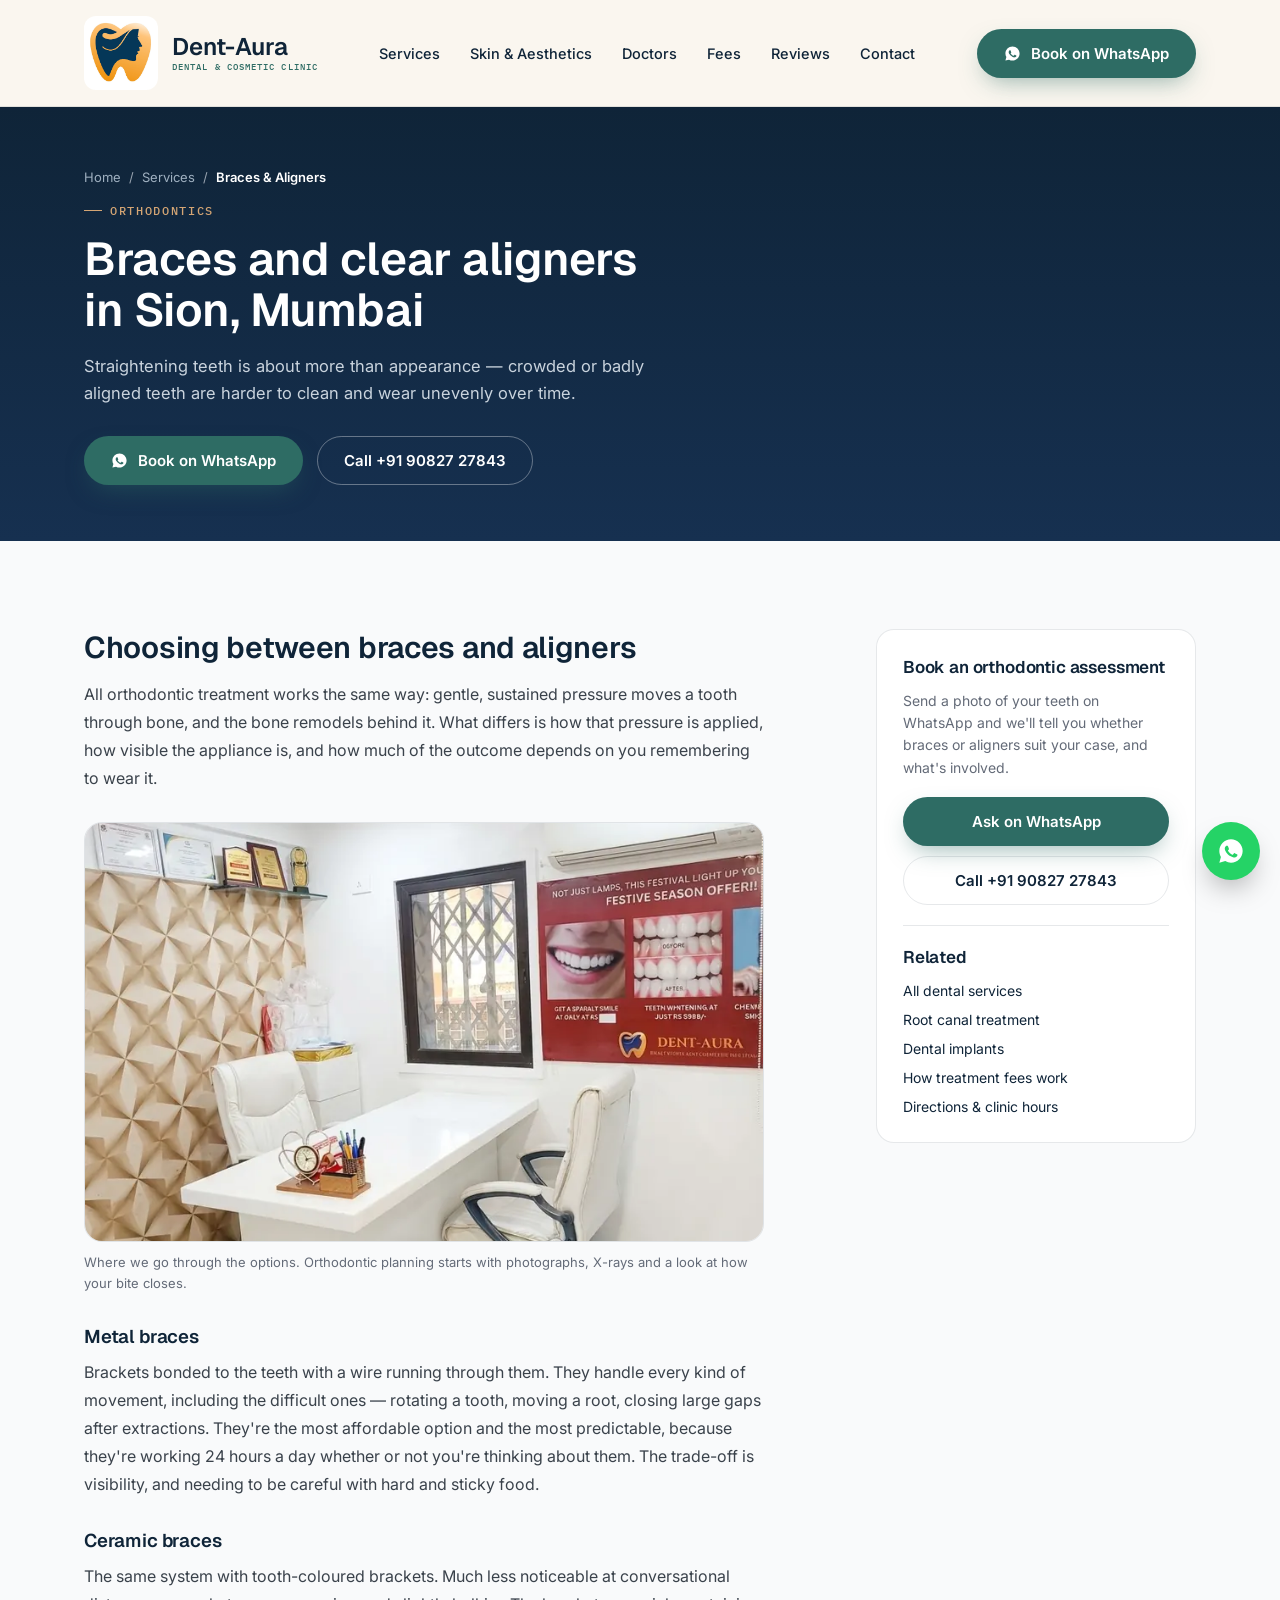
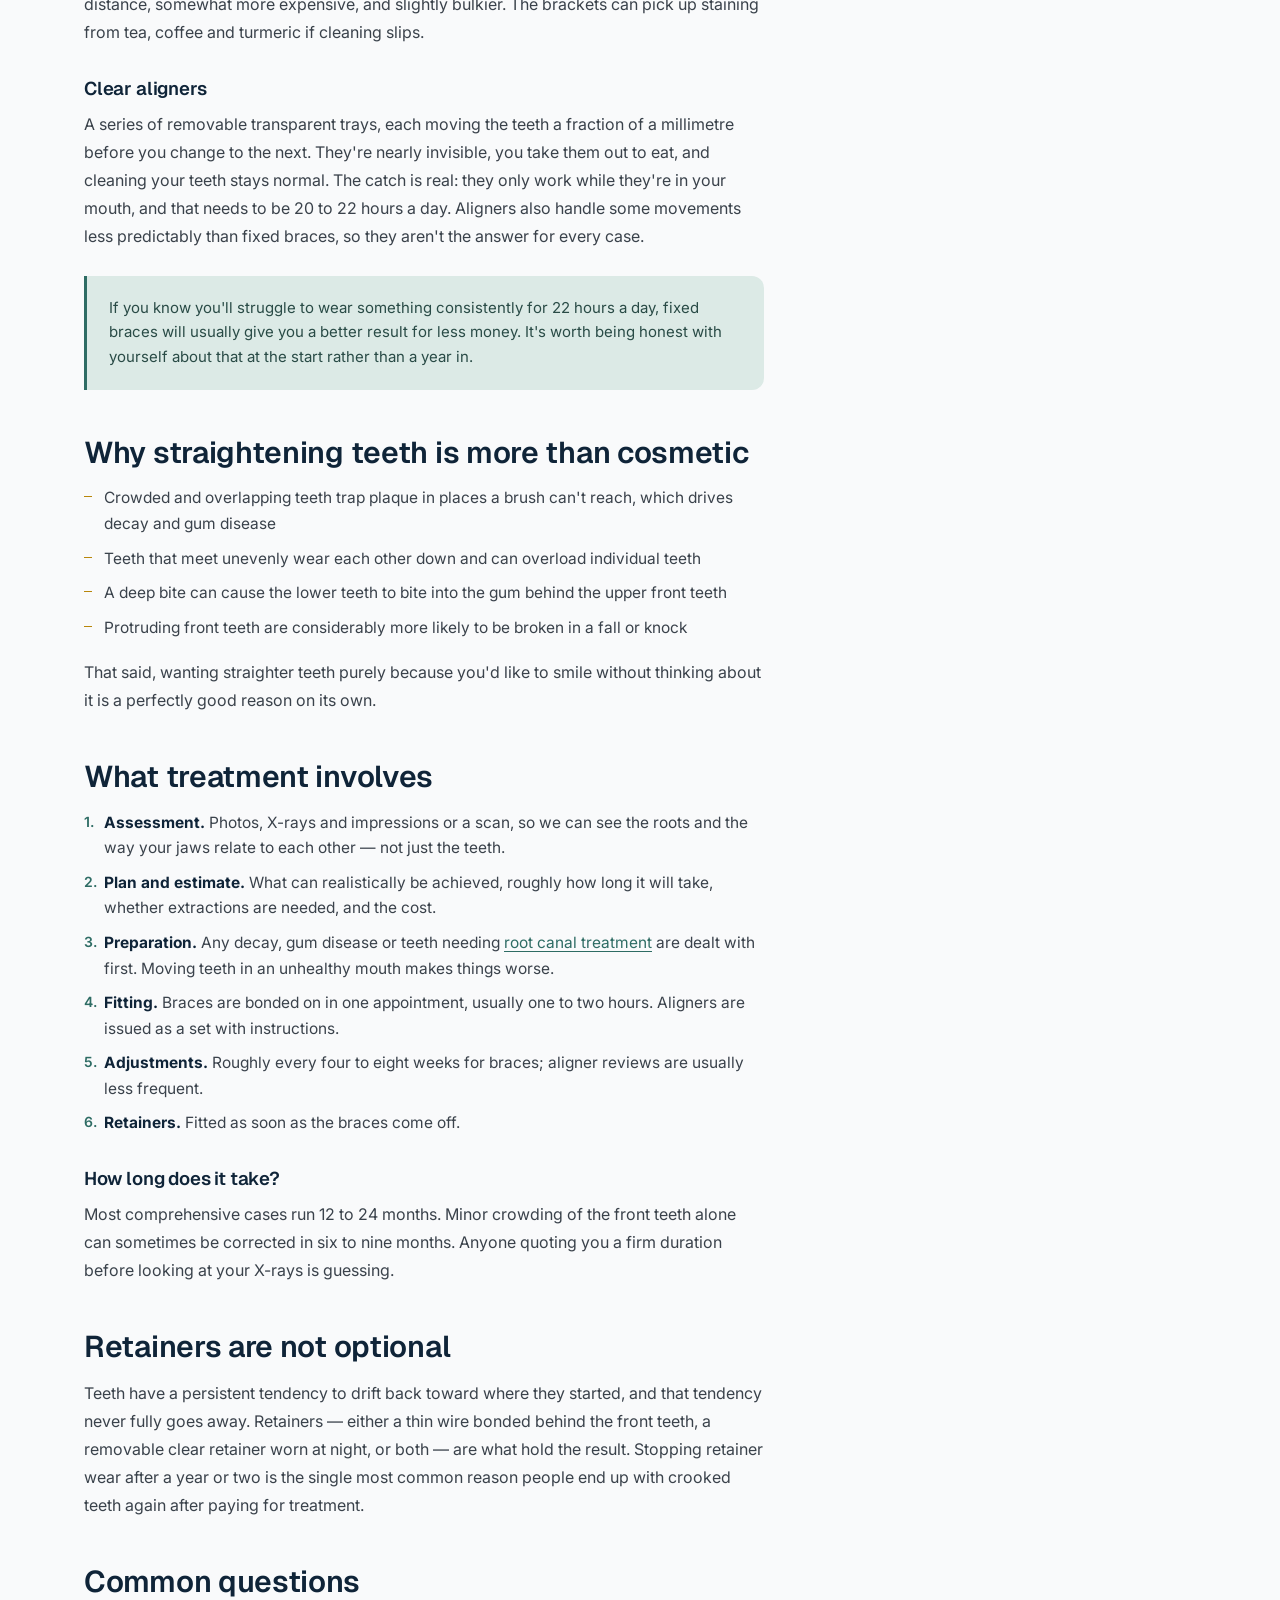
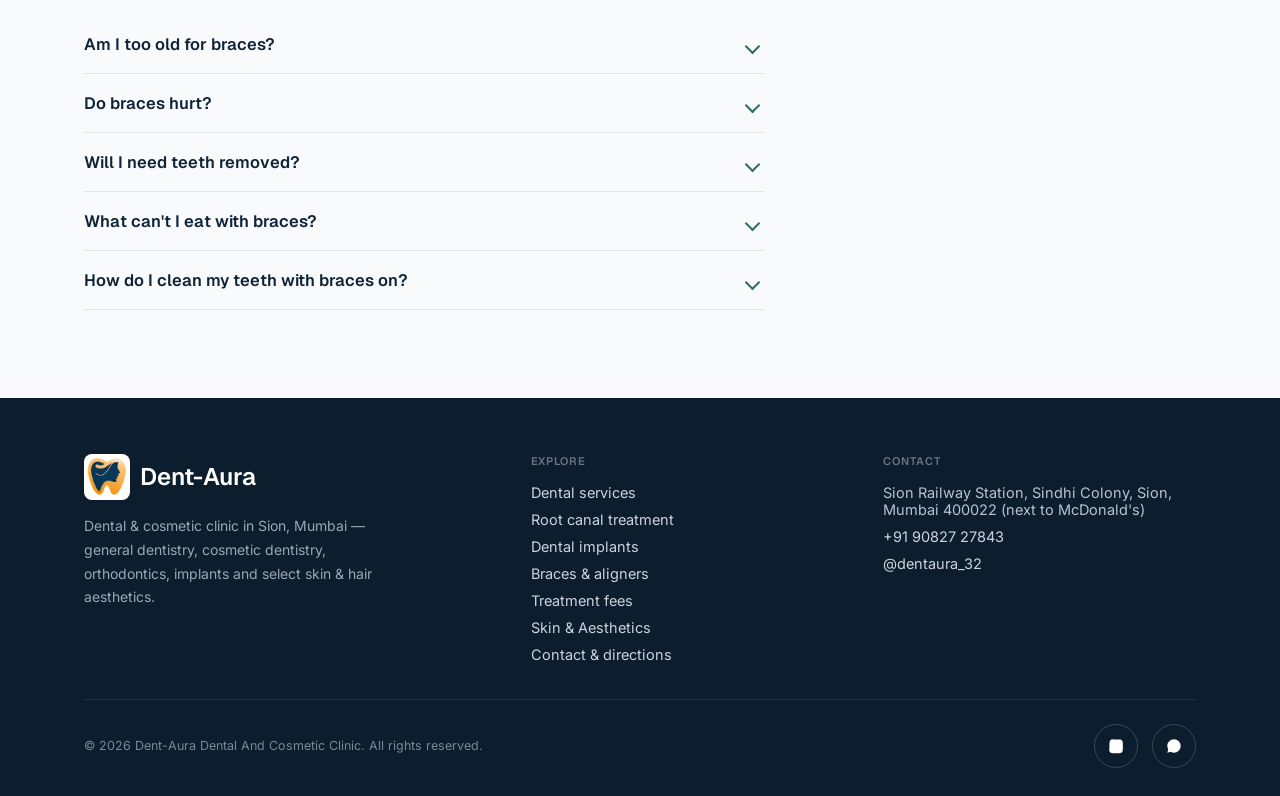
<file: services/braces-and-aligners.html>
<!DOCTYPE html>
<html lang="en">
  <head>
    <meta charset="UTF-8">
    <meta name="viewport" content="width=device-width, initial-scale=1.0">
    <title>Braces &amp; Clear Aligners in Sion, Mumbai | Dent-Aura</title>
    <meta name="description" content="Metal braces, ceramic braces and clear aligners in Sion, Mumbai. How to choose, how long treatment takes and what to expect at each stage.">
    <link rel="canonical" href="https://dent-aura-mumbai.netlify.app/services/braces-and-aligners">

    <meta property="og:type" content="website">
    <meta property="og:site_name" content="Dent-Aura Dental And Cosmetic Clinic">
    <meta property="og:title" content="Braces &amp; Clear Aligners in Sion, Mumbai | Dent-Aura">
    <meta property="og:description" content="Metal braces, ceramic braces and clear aligners in Sion, Mumbai. How to choose, how long treatment takes and what to expect at each stage.">
    <meta property="og:url" content="https://dent-aura-mumbai.netlify.app/services/braces-and-aligners">
    <meta property="og:image" content="https://dent-aura-mumbai.netlify.app/assets/img/og-card.jpg">
    <meta property="og:image:alt" content="Dent-Aura Dental and Cosmetic Clinic, Sion, Mumbai">
    <meta property="og:image:width" content="1200">
    <meta property="og:image:height" content="630">
    <meta property="og:image:type" content="image/jpeg">
    <meta property="og:locale" content="en_IN">
    <meta name="twitter:card" content="summary_large_image">
    <meta name="twitter:title" content="Braces &amp; Clear Aligners in Sion, Mumbai | Dent-Aura">
    <meta name="twitter:description" content="Metal braces, ceramic braces and clear aligners in Sion, Mumbai. How to choose, how long treatment takes and what to expect at each stage.">
    <meta name="twitter:image" content="https://dent-aura-mumbai.netlify.app/assets/img/og-card.jpg">

    <script type="application/ld+json">
    {
      "@context": "https://schema.org",
      "@graph": [
        {
          "@type": "BreadcrumbList",
          "itemListElement": [
            {
              "@type": "ListItem",
              "position": 1,
              "name": "Home",
              "item": "https://dent-aura-mumbai.netlify.app/"
            },
            {
              "@type": "ListItem",
              "position": 2,
              "name": "Services",
              "item": "https://dent-aura-mumbai.netlify.app/services"
            },
            {
              "@type": "ListItem",
              "position": 3,
              "name": "Braces & Aligners",
              "item": "https://dent-aura-mumbai.netlify.app/services/braces-and-aligners"
            }
          ]
        },
        {
          "@type": "MedicalWebPage",
          "@id": "https://dent-aura-mumbai.netlify.app/services/braces-and-aligners#page",
          "url": "https://dent-aura-mumbai.netlify.app/services/braces-and-aligners",
          "name": "Braces & Clear Aligners in Sion, Mumbai | Dent-Aura",
          "about": {
            "@type": "MedicalProcedure",
            "name": "Braces and Clear Aligners"
          },
          "provider": {
            "@id": "https://dent-aura-mumbai.netlify.app/#clinic"
          }
        },
        {
          "@type": "FAQPage",
          "mainEntity": [
            {
              "@type": "Question",
              "name": "Am I too old for braces?",
              "acceptedAnswer": {
                "@type": "Answer",
                "text": "No. Teeth move through bone at any age, and adults make up a large share of orthodontic patients. The biology is slightly slower in adults and gum health needs closer attention, but the treatment works. What matters far more than age is whether your gums and the bone supporting your teeth are healthy."
              }
            },
            {
              "@type": "Question",
              "name": "Do braces hurt?",
              "acceptedAnswer": {
                "@type": "Answer",
                "text": "Fitting them doesn't hurt. For the first three to five days afterwards, and for a day or two after each adjustment, the teeth feel tender and biting is uncomfortable — soft food and ordinary painkillers cover it. The brackets can also rub the cheeks at first until the tissue toughens up; orthodontic wax helps during that period."
              }
            },
            {
              "@type": "Question",
              "name": "Will I need teeth removed?",
              "acceptedAnswer": {
                "@type": "Answer",
                "text": "Sometimes. Where there is severe crowding or the front teeth protrude significantly, there may not be room to align everything without creating space. Modern treatment avoids extractions where it reasonably can, using expansion or slight reshaping between teeth instead. It's decided from your X-rays and models, not as a routine."
              }
            },
            {
              "@type": "Question",
              "name": "What can't I eat with braces?",
              "acceptedAnswer": {
                "@type": "Answer",
                "text": "Avoid hard things that can snap a bracket off — ice, hard nuts, bones, hard boiled sweets — and sticky things that pull at the wire, like chewing gum and toffee. Cut apples, carrots and corn off the cob rather than biting into them. With clear aligners this doesn't apply, because you take them out to eat."
              }
            },
            {
              "@type": "Question",
              "name": "How do I clean my teeth with braces on?",
              "acceptedAnswer": {
                "@type": "Answer",
                "text": "Brush after every meal, angling the brush both above and below the brackets, and use interdental brushes to get under the wire. This part genuinely matters: plaque left around brackets causes permanent white marks on the enamel that are still there after the braces come off."
              }
            }
          ]
        }
      ]
    }
    </script>

    <link rel="icon" type="image/jpeg" href="/assets/logo.jpg">
    <link rel="apple-touch-icon" href="/assets/logo.jpg">
    <meta name="theme-color" content="#0F2438">
    <meta name="color-scheme" content="light">
    <link rel="preconnect" href="https://fonts.googleapis.com">
    <link rel="preconnect" href="https://fonts.gstatic.com" crossorigin>
    <link href="https://fonts.googleapis.com/css2?family=Geist:wght@400;500;600;700&family=Inter:wght@400;500;600;700&family=IBM+Plex+Mono:wght@500&display=swap" rel="stylesheet">
    <link rel="stylesheet" href="/assets/site.css">
  </head>
  <body>

    <a class="skip-link" href="#main">Skip to main content</a>
    <header>
      <nav class="nav">
        <a href="/" class="brand">
          <img class="brand-mark" src="/assets/logo.jpg" alt="Dent-Aura logo" width="74" height="74">
          <span class="brand-word">Dent-Aura<span>DENTAL &amp; COSMETIC CLINIC</span></span>
        </a>
        <ul class="nav-links" id="nav-links">
          <li><a href="/services">Services</a></li>
          <li><a href="/#aesthetics">Skin &amp; Aesthetics</a></li>
          <li><a href="/#doctors">Doctors</a></li>
          <li><a href="/fees">Fees</a></li>
          <li><a href="/#testimonials">Reviews</a></li>
          <li><a href="/contact">Contact</a></li>
        </ul>
        <div class="nav-cta">
          <a class="btn btn-primary" href="https://wa.me/919082727843?text=Hi%20Dent-Aura%2C%20I%27d%20like%20to%20book%20an%20appointment." target="_blank" rel="noopener">
            <svg width="17" height="17" viewBox="0 0 24 24" fill="currentColor"><path d="M12 2C6.48 2 2 6.48 2 12c0 1.85.5 3.58 1.35 5.07L2 22l5.1-1.33A9.94 9.94 0 0012 22c5.52 0 10-4.48 10-10S17.52 2 12 2zm5.2 14.2c-.22.62-1.3 1.2-1.8 1.27-.46.07-1.03.1-1.66-.1-.38-.12-.87-.28-1.5-.56-2.64-1.14-4.36-3.8-4.5-3.98-.13-.18-1.08-1.44-1.08-2.75 0-1.3.68-1.94.92-2.2.24-.27.53-.33.7-.33h.5c.16 0 .38-.06.6.46.22.53.75 1.83.82 1.96.07.13.11.29.02.47-.09.18-.13.29-.26.44-.13.16-.28.35-.4.47-.13.13-.27.27-.12.53.16.27.7 1.16 1.51 1.88 1.04.93 1.92 1.22 2.19 1.36.27.13.42.11.58-.07.16-.18.68-.79.86-1.06.18-.27.36-.22.6-.13.24.09 1.53.72 1.79.85.27.13.45.2.51.31.07.13.07.71-.15 1.33z"/></svg>
            Book on WhatsApp
          </a>
        </div>
        <button class="nav-toggle" aria-label="Toggle menu" aria-controls="nav-links" aria-expanded="false" type="button">
          <svg width="22" height="22" viewBox="0 0 24 24" fill="none" stroke="#0F2438" stroke-width="2"><line x1="3" y1="6" x2="21" y2="6"/><line x1="3" y1="12" x2="21" y2="12"/><line x1="3" y1="18" x2="21" y2="18"/></svg>
        </button>
      </nav>
    </header>

    <main id="main">
      <section class="page-hero">
        <div class="wrap">
          <nav class="breadcrumbs" aria-label="Breadcrumb">
            <ol>
              <li><a href="/">Home</a></li>
              <li><a href="/services">Services</a></li>
              <li><span aria-current="page">Braces &amp; Aligners</span></li>
            </ol>
          </nav>
          <div class="eyebrow" style="margin-top:18px;">Orthodontics</div>
          <h1>Braces and clear aligners in Sion, Mumbai</h1>
          <p>Straightening teeth is about more than appearance — crowded or badly aligned teeth are harder to clean and wear unevenly over time.</p>
          <div class="hero-ctas">
            <a class="btn btn-primary" href="https://wa.me/919082727843?text=Hi%20Dent-Aura%2C%20I%27d%20like%20to%20book%20an%20appointment." target="_blank" rel="noopener"><svg width="17" height="17" viewBox="0 0 24 24" fill="currentColor"><path d="M12 2C6.48 2 2 6.48 2 12c0 1.85.5 3.58 1.35 5.07L2 22l5.1-1.33A9.94 9.94 0 0012 22c5.52 0 10-4.48 10-10S17.52 2 12 2zm5.2 14.2c-.22.62-1.3 1.2-1.8 1.27-.46.07-1.03.1-1.66-.1-.38-.12-.87-.28-1.5-.56-2.64-1.14-4.36-3.8-4.5-3.98-.13-.18-1.08-1.44-1.08-2.75 0-1.3.68-1.94.92-2.2.24-.27.53-.33.7-.33h.5c.16 0 .38-.06.6.46.22.53.75 1.83.82 1.96.07.13.11.29.02.47-.09.18-.13.29-.26.44-.13.16-.28.35-.4.47-.13.13-.27.27-.12.53.16.27.7 1.16 1.51 1.88 1.04.93 1.92 1.22 2.19 1.36.27.13.42.11.58-.07.16-.18.68-.79.86-1.06.18-.27.36-.22.6-.13.24.09 1.53.72 1.79.85.27.13.45.2.51.31.07.13.07.71-.15 1.33z"/></svg> Book on WhatsApp</a>
            <a class="btn btn-ghost" style="color:#fff;border-color:rgba(255,255,255,0.35);" href="tel:+919082727843">Call +91 90827 27843</a>
          </div>
        </div>
      </section>

      <section>
        <div class="wrap">
          <div class="article-grid">
            <div class="prose">
              <h2>Choosing between braces and aligners</h2>
              <p>All orthodontic treatment works the same way: gentle, sustained pressure moves a tooth through bone, and the bone remodels behind it. What differs is how that pressure is applied, how visible the appliance is, and how much of the outcome depends on you remembering to wear it.</p>

              <figure class="figure-shot">
                <picture>
                  <source type="image/webp" sizes="(max-width:900px) 92vw, 640px"
                    srcset="/assets/img/consultation-400.webp 400w, /assets/img/consultation-800.webp 800w, /assets/img/consultation-896.webp 896w">
                  <img src="/assets/img/consultation.jpg" alt="Consultation room at Dent-Aura in Sion, Mumbai, where orthodontic treatment plans are discussed"
                    loading="lazy" decoding="async" width="896" height="1195">
                </picture>
                <figcaption>Where we go through the options. Orthodontic planning starts with photographs, X-rays and a look at how your bite closes.</figcaption>
              </figure>

              <h3>Metal braces</h3>
              <p>Brackets bonded to the teeth with a wire running through them. They handle every kind of movement, including the difficult ones — rotating a tooth, moving a root, closing large gaps after extractions. They're the most affordable option and the most predictable, because they're working 24 hours a day whether or not you're thinking about them. The trade-off is visibility, and needing to be careful with hard and sticky food.</p>

              <h3>Ceramic braces</h3>
              <p>The same system with tooth-coloured brackets. Much less noticeable at conversational distance, somewhat more expensive, and slightly bulkier. The brackets can pick up staining from tea, coffee and turmeric if cleaning slips.</p>

              <h3>Clear aligners</h3>
              <p>A series of removable transparent trays, each moving the teeth a fraction of a millimetre before you change to the next. They're nearly invisible, you take them out to eat, and cleaning your teeth stays normal. The catch is real: they only work while they're in your mouth, and that needs to be 20 to 22 hours a day. Aligners also handle some movements less predictably than fixed braces, so they aren't the answer for every case.</p>

              <div class="callout">
                <p>If you know you'll struggle to wear something consistently for 22 hours a day, fixed braces will usually give you a better result for less money. It's worth being honest with yourself about that at the start rather than a year in.</p>
              </div>

              <h2>Why straightening teeth is more than cosmetic</h2>
              <ul>
                <li>Crowded and overlapping teeth trap plaque in places a brush can't reach, which drives decay and gum disease</li>
                <li>Teeth that meet unevenly wear each other down and can overload individual teeth</li>
                <li>A deep bite can cause the lower teeth to bite into the gum behind the upper front teeth</li>
                <li>Protruding front teeth are considerably more likely to be broken in a fall or knock</li>
              </ul>
              <p>That said, wanting straighter teeth purely because you'd like to smile without thinking about it is a perfectly good reason on its own.</p>

              <h2>What treatment involves</h2>
              <ol>
                <li><strong>Assessment.</strong> Photos, X-rays and impressions or a scan, so we can see the roots and the way your jaws relate to each other — not just the teeth.</li>
                <li><strong>Plan and estimate.</strong> What can realistically be achieved, roughly how long it will take, whether extractions are needed, and the cost.</li>
                <li><strong>Preparation.</strong> Any decay, gum disease or teeth needing <a href="/services/root-canal-treatment">root canal treatment</a> are dealt with first. Moving teeth in an unhealthy mouth makes things worse.</li>
                <li><strong>Fitting.</strong> Braces are bonded on in one appointment, usually one to two hours. Aligners are issued as a set with instructions.</li>
                <li><strong>Adjustments.</strong> Roughly every four to eight weeks for braces; aligner reviews are usually less frequent.</li>
                <li><strong>Retainers.</strong> Fitted as soon as the braces come off.</li>
              </ol>

              <h3>How long does it take?</h3>
              <p>Most comprehensive cases run 12 to 24 months. Minor crowding of the front teeth alone can sometimes be corrected in six to nine months. Anyone quoting you a firm duration before looking at your X-rays is guessing.</p>

              <h2>Retainers are not optional</h2>
              <p>Teeth have a persistent tendency to drift back toward where they started, and that tendency never fully goes away. Retainers — either a thin wire bonded behind the front teeth, a removable clear retainer worn at night, or both — are what hold the result. Stopping retainer wear after a year or two is the single most common reason people end up with crooked teeth again after paying for treatment.</p>

              <h2>Common questions</h2>
              <div class="faq">
                <details>
                  <summary>Am I too old for braces?</summary>
                  <p>No. Teeth move through bone at any age, and adults make up a large share of orthodontic patients. The biology is slightly slower in adults and gum health needs closer attention, but the treatment works. What matters far more than age is whether your gums and the bone supporting your teeth are healthy.</p>
                </details>
                <details>
                  <summary>Do braces hurt?</summary>
                  <p>Fitting them doesn't hurt. For the first three to five days afterwards, and for a day or two after each adjustment, the teeth feel tender and biting is uncomfortable — soft food and ordinary painkillers cover it. The brackets can also rub the cheeks at first until the tissue toughens up; orthodontic wax helps during that period.</p>
                </details>
                <details>
                  <summary>Will I need teeth removed?</summary>
                  <p>Sometimes. Where there is severe crowding or the front teeth protrude significantly, there may not be room to align everything without creating space. Modern treatment avoids extractions where it reasonably can, using expansion or slight reshaping between teeth instead. It's decided from your X-rays and models, not as a routine.</p>
                </details>
                <details>
                  <summary>What can't I eat with braces?</summary>
                  <p>Avoid hard things that can snap a bracket off — ice, hard nuts, bones, hard boiled sweets — and sticky things that pull at the wire, like chewing gum and toffee. Cut apples, carrots and corn off the cob rather than biting into them. With clear aligners this doesn't apply, because you take them out to eat.</p>
                </details>
                <details>
                  <summary>How do I clean my teeth with braces on?</summary>
                  <p>Brush after every meal, angling the brush both above and below the brackets, and use interdental brushes to get under the wire. This part genuinely matters: plaque left around brackets causes permanent white marks on the enamel that are still there after the braces come off.</p>
                </details>
              </div>
            </div>

            <aside class="sidecard">
              <h3>Book an orthodontic assessment</h3>
              <p>Send a photo of your teeth on WhatsApp and we'll tell you whether braces or aligners suit your case, and what's involved.</p>
              <a class="btn btn-primary" href="https://wa.me/919082727843?text=Hi%20Dent-Aura%2C%20I%27d%20like%20to%20ask%20about%20braces%20or%20aligners." target="_blank" rel="noopener">Ask on WhatsApp</a>
              <a class="btn btn-ghost" href="tel:+919082727843">Call +91 90827 27843</a>
              <div class="divider"></div>
              <h3>Related</h3>
              <ul>
                <li><a href="/services">All dental services</a></li>
                <li><a href="/services/root-canal-treatment">Root canal treatment</a></li>
                <li><a href="/services/dental-implants">Dental implants</a></li>
                <li><a href="/fees">How treatment fees work</a></li>
                <li><a href="/contact">Directions &amp; clinic hours</a></li>
              </ul>
            </aside>
          </div>
        </div>
      </section>
    </main>

    <footer>
      <div class="wrap">
        <div class="foot-grid">
          <div>
            <div class="foot-brand">
              <img src="/assets/logo.jpg" alt="Dent-Aura logo" width="46" height="46" style="object-fit:contain;border-radius:8px;">
              <span class="brand-word" style="color:#fff;">Dent-Aura</span>
            </div>
            <p style="font-size:14px;line-height:1.7;max-width:34ch;color:#9AA7B4;">Dental &amp; cosmetic clinic in Sion, Mumbai — general dentistry, cosmetic dentistry, orthodontics, implants and select skin &amp; hair aesthetics.</p>
          </div>
          <div>
            <h5>Explore</h5>
            <ul>
              <li><a href="/services">Dental services</a></li>
              <li><a href="/services/root-canal-treatment">Root canal treatment</a></li>
              <li><a href="/services/dental-implants">Dental implants</a></li>
              <li><a href="/services/braces-and-aligners">Braces &amp; aligners</a></li>
              <li><a href="/fees">Treatment fees</a></li>
              <li><a href="/#aesthetics">Skin &amp; Aesthetics</a></li>
              <li><a href="/contact">Contact &amp; directions</a></li>
            </ul>
          </div>
          <div>
            <h5>Contact</h5>
            <ul>
              <li>Sion Railway Station, Sindhi Colony, Sion, Mumbai 400022 (next to McDonald's)</li>
              <li><a href="tel:+919082727843">+91 90827 27843</a></li>
              <li><a href="https://www.instagram.com/dentaura_32/" target="_blank" rel="noopener">@dentaura_32</a></li>
            </ul>
          </div>
        </div>
        <div class="foot-bottom">
          <span>© <span id="year"></span> Dent-Aura Dental And Cosmetic Clinic. All rights reserved.</span>
          <div class="foot-social">
            <a href="https://www.instagram.com/dentaura_32/" target="_blank" rel="noopener" aria-label="Instagram">
              <svg width="16" height="16" viewBox="0 0 24 24" fill="#fff"><path d="M12 2.2c3.2 0 3.6 0 4.9.07 1.2.06 2 .25 2.4.42.6.24 1 .53 1.5 1s.76.9 1 1.5c.17.4.36 1.2.42 2.4.06 1.3.07 1.7.07 4.9s0 3.6-.07 4.9c-.06 1.2-.25 2-.42 2.4-.24.6-.53 1-1 1.5s-.9.76-1.5 1c-.4.17-1.2.36-2.4.42-1.3.06-1.7.07-4.9.07s-3.6 0-4.9-.07c-1.2-.06-2-.25-2.4-.42a4 4 0 01-1.5-1 4 4 0 01-1-1.5c-.17-.4-.36-1.2-.42-2.4C2.2 15.6 2.2 15.2 2.2 12s0-3.6.07-4.9c.06-1.2.25-2 .42-2.4a4 4 0 011-1.5 4 4 0 011.5-1c.4-.17 1.2-.36 2.4-.42C8.4 2.2 8.8 2.2 12 2.2z"/></svg>
            </a>
            <a href="https://wa.me/919082727843" target="_blank" rel="noopener" aria-label="WhatsApp">
              <svg width="16" height="16" viewBox="0 0 24 24" fill="#fff"><path d="M12 2C6.48 2 2 6.48 2 12c0 1.85.5 3.58 1.35 5.07L2 22l5.1-1.33A9.94 9.94 0 0012 22c5.52 0 10-4.48 10-10S17.52 2 12 2z"/></svg>
            </a>
          </div>
        </div>
      </div>
    </footer>

    <a class="wa-float" href="https://wa.me/919082727843?text=Hi%20Dent-Aura%2C%20I%27d%20like%20to%20book%20an%20appointment." target="_blank" rel="noopener" aria-label="Chat on WhatsApp">
      <svg width="28" height="28" viewBox="0 0 24 24" fill="#fff"><path d="M12 2C6.48 2 2 6.48 2 12c0 1.85.5 3.58 1.35 5.07L2 22l5.1-1.33A9.94 9.94 0 0012 22c5.52 0 10-4.48 10-10S17.52 2 12 2zm5.2 14.2c-.22.62-1.3 1.2-1.8 1.27-.46.07-1.03.1-1.66-.1-.38-.12-.87-.28-1.5-.56-2.64-1.14-4.36-3.8-4.5-3.98-.13-.18-1.08-1.44-1.08-2.75 0-1.3.68-1.94.92-2.2.24-.27.53-.33.7-.33h.5c.16 0 .38-.06.6.46.22.53.75 1.83.82 1.96.07.13.11.29.02.47-.09.18-.13.29-.26.44-.13.16-.28.35-.4.47-.13.13-.27.27-.12.53.16.27.7 1.16 1.51 1.88 1.04.93 1.92 1.22 2.19 1.36.27.13.42.11.58-.07.16-.18.68-.79.86-1.06.18-.27.36-.22.6-.13.24.09 1.53.72 1.79.85.27.13.45.2.51.31.07.13.07.71-.15 1.33z"/></svg>
    </a>

    <script src="/assets/site.js" defer></script>
  </body>
</html>
</file>
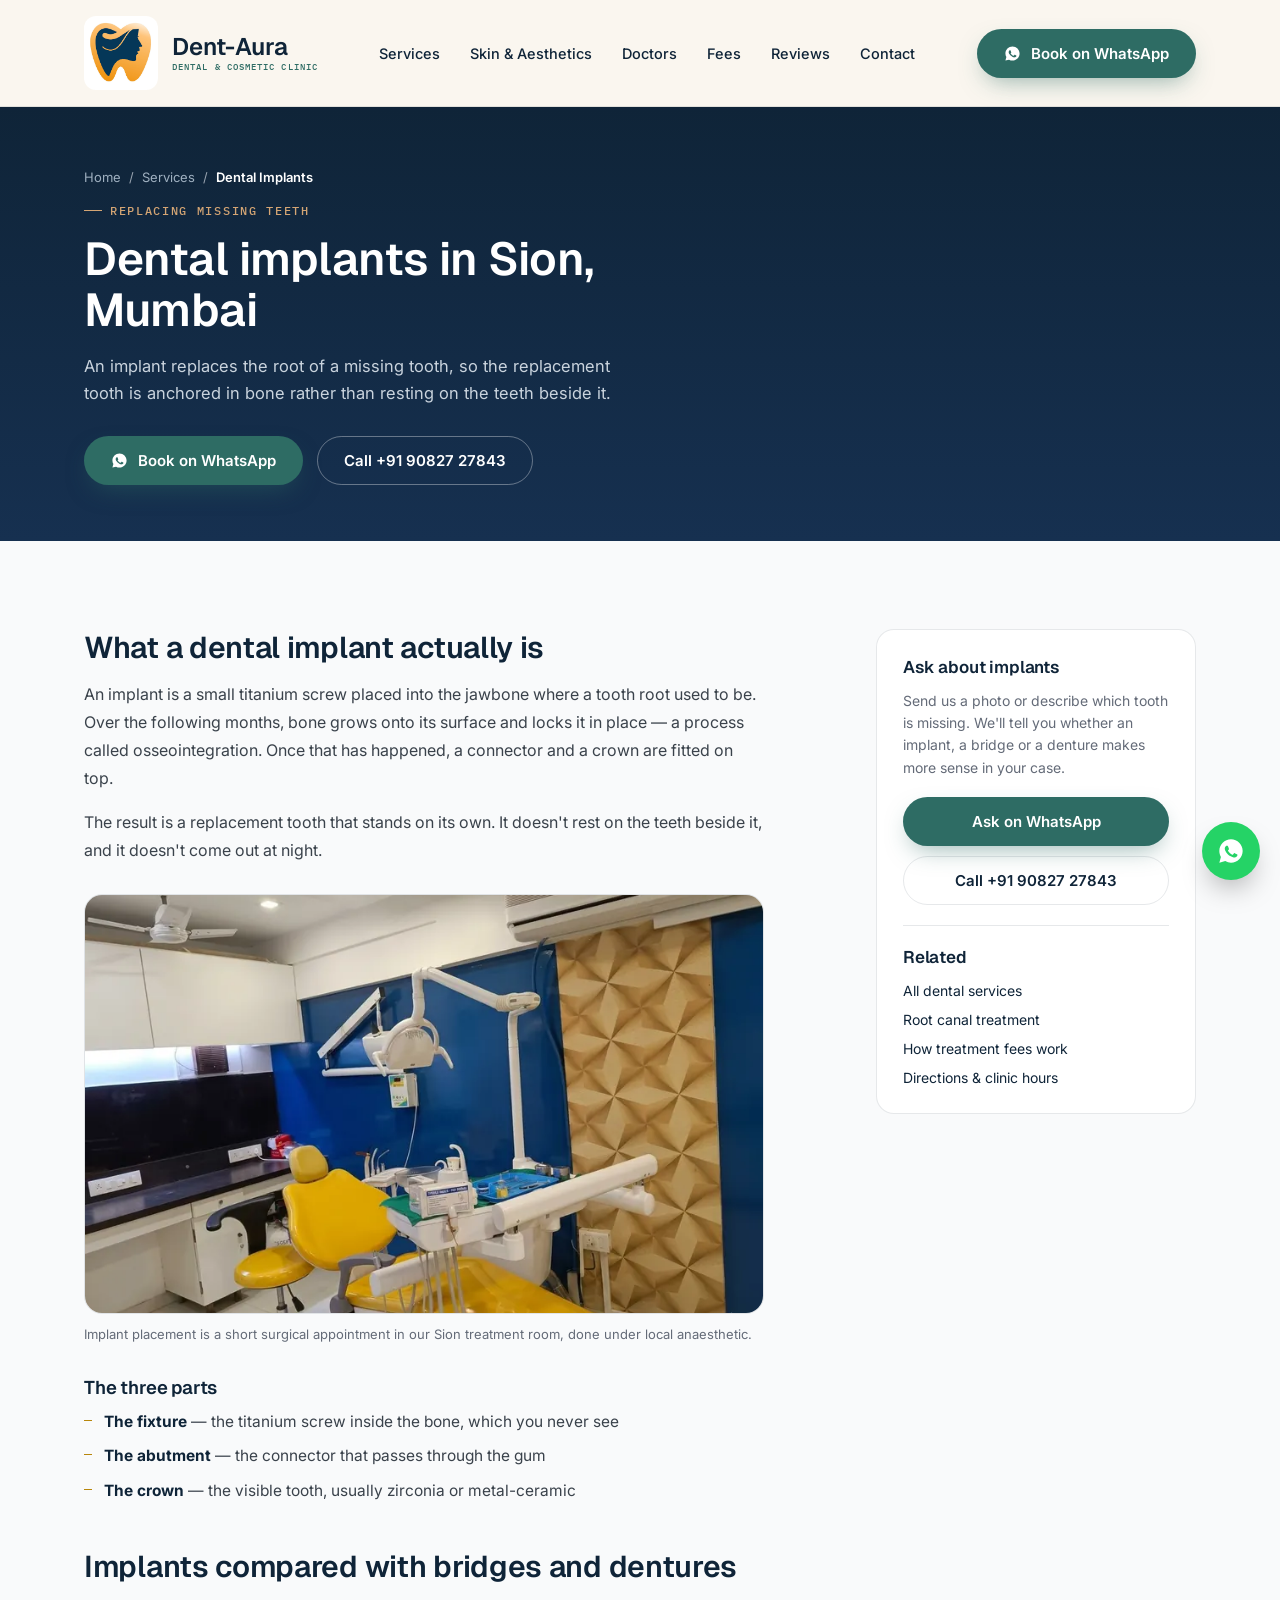
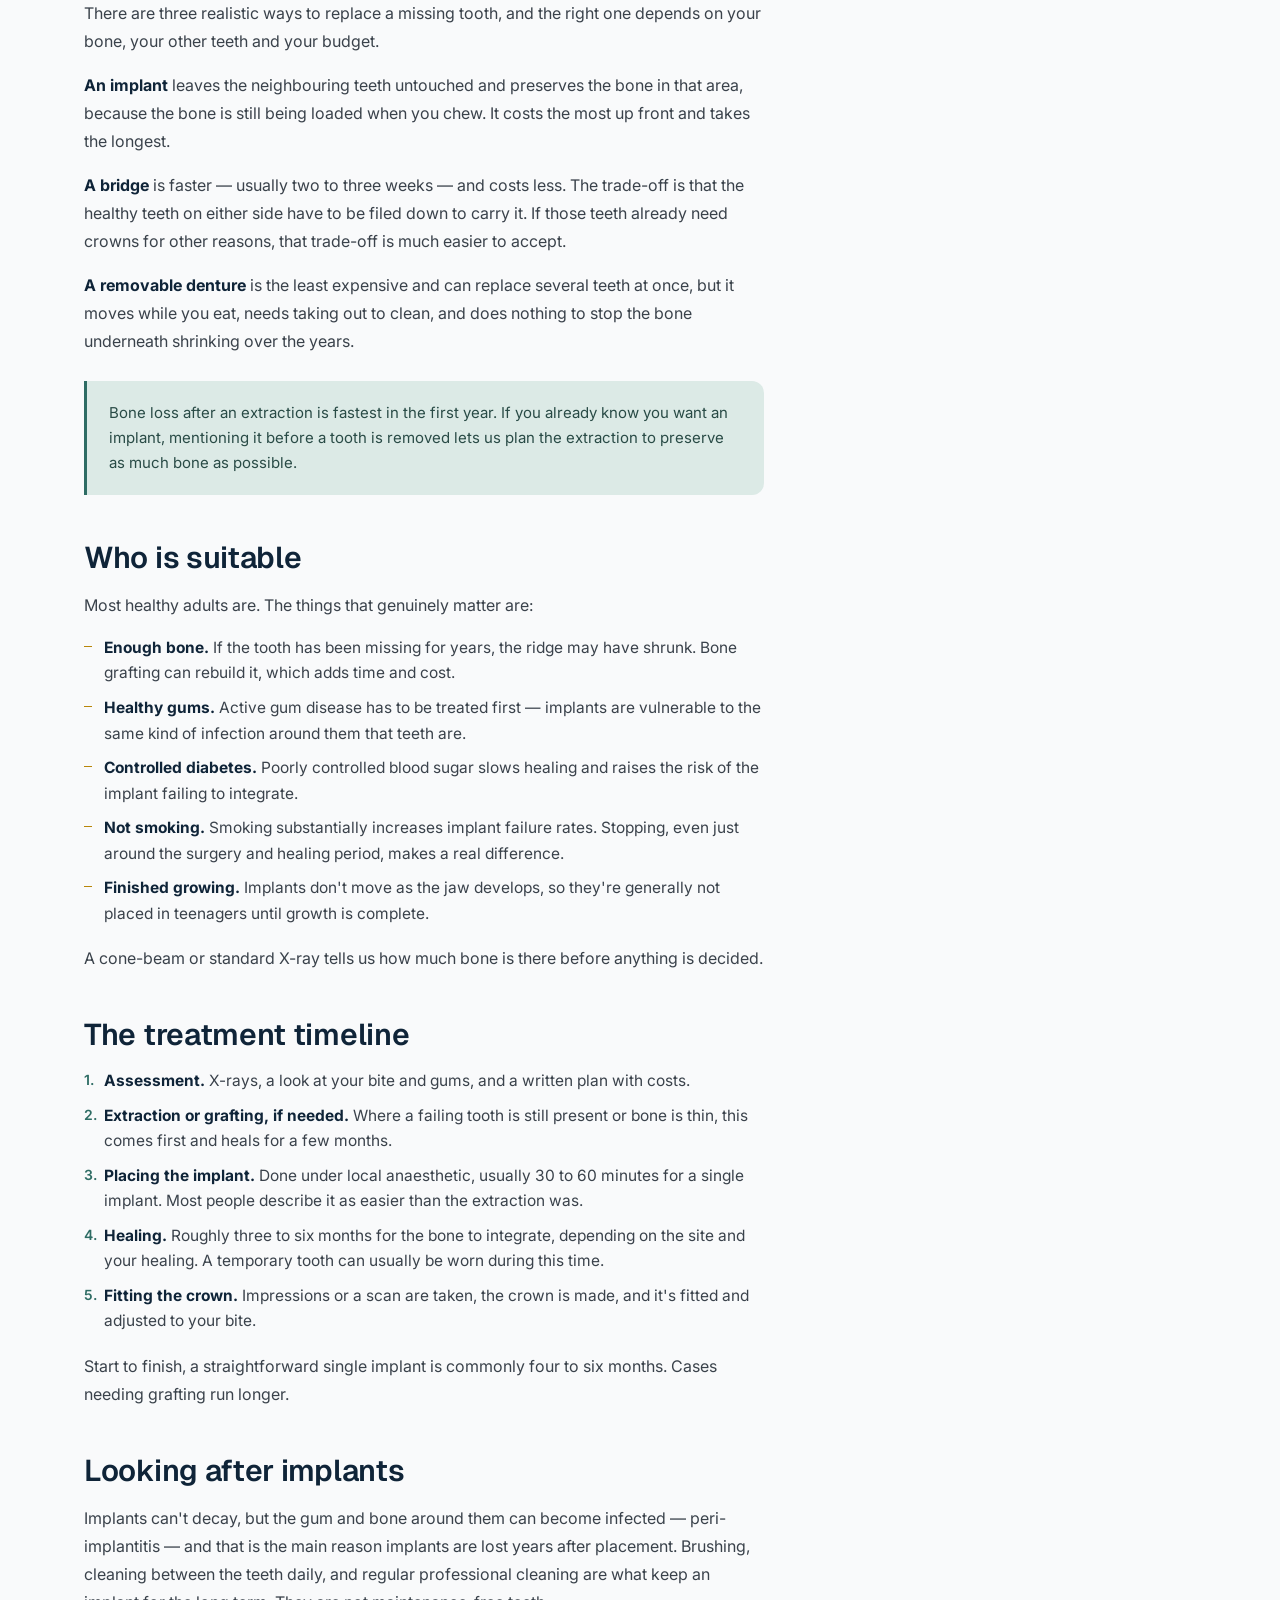
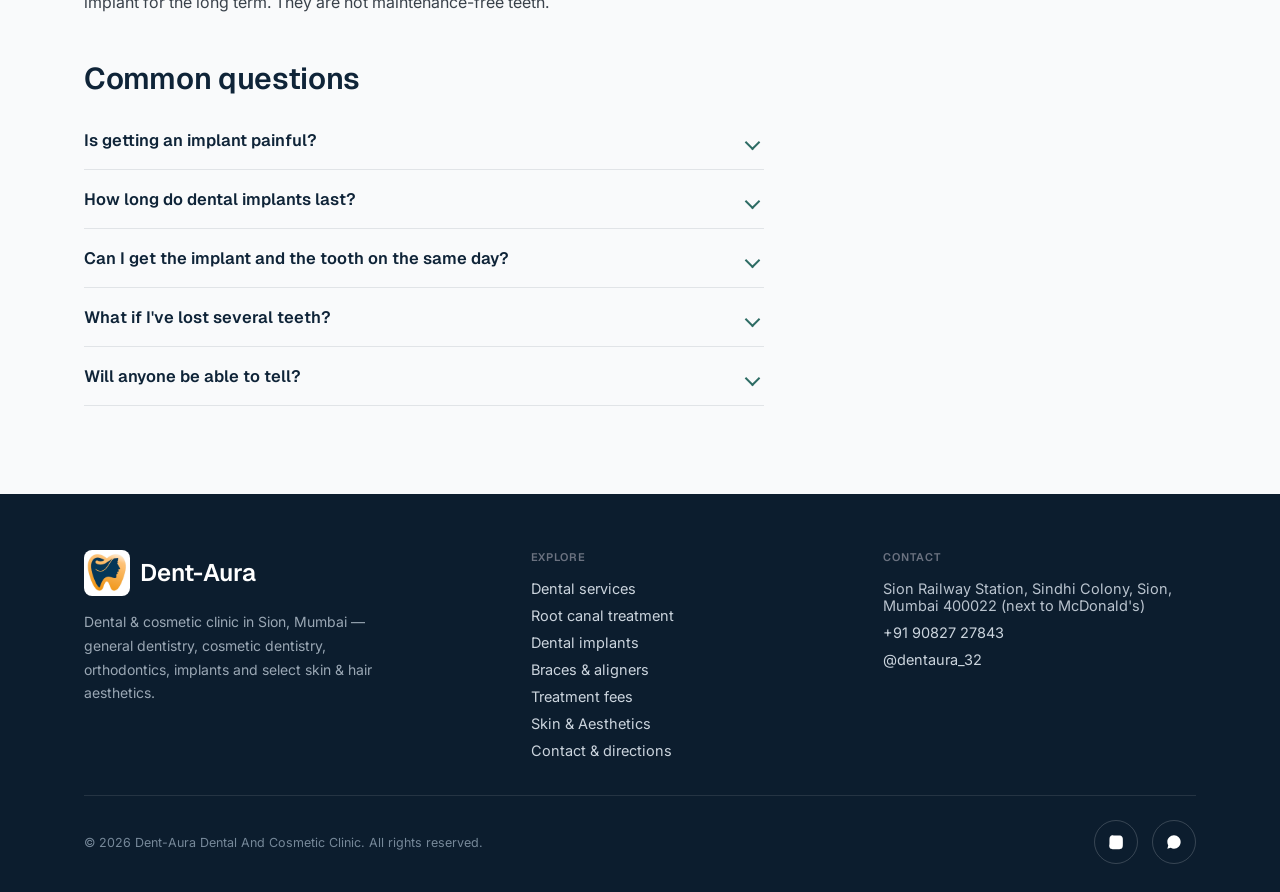
<file: services/dental-implants.html>
<!DOCTYPE html>
<html lang="en">
  <head>
    <meta charset="UTF-8">
    <meta name="viewport" content="width=device-width, initial-scale=1.0">
    <title>Dental Implants in Sion, Mumbai | Dent-Aura Clinic</title>
    <meta name="description" content="Single and multiple tooth implants in Sion, Mumbai. How implants work, who is suitable, the treatment timeline and how they compare to bridges and dentures.">
    <link rel="canonical" href="https://dent-aura-mumbai.netlify.app/services/dental-implants">

    <meta property="og:type" content="website">
    <meta property="og:site_name" content="Dent-Aura Dental And Cosmetic Clinic">
    <meta property="og:title" content="Dental Implants in Sion, Mumbai | Dent-Aura Clinic">
    <meta property="og:description" content="Single and multiple tooth implants in Sion, Mumbai. How implants work, who is suitable, the treatment timeline and how they compare to bridges and dentures.">
    <meta property="og:url" content="https://dent-aura-mumbai.netlify.app/services/dental-implants">
    <meta property="og:image" content="https://dent-aura-mumbai.netlify.app/assets/img/og-card.jpg">
    <meta property="og:image:alt" content="Dent-Aura Dental and Cosmetic Clinic, Sion, Mumbai">
    <meta property="og:image:width" content="1200">
    <meta property="og:image:height" content="630">
    <meta property="og:image:type" content="image/jpeg">
    <meta property="og:locale" content="en_IN">
    <meta name="twitter:card" content="summary_large_image">
    <meta name="twitter:title" content="Dental Implants in Sion, Mumbai | Dent-Aura Clinic">
    <meta name="twitter:description" content="Single and multiple tooth implants in Sion, Mumbai. How implants work, who is suitable, the treatment timeline and how they compare to bridges and dentures.">
    <meta name="twitter:image" content="https://dent-aura-mumbai.netlify.app/assets/img/og-card.jpg">

    <script type="application/ld+json">
    {
      "@context": "https://schema.org",
      "@graph": [
        {
          "@type": "BreadcrumbList",
          "itemListElement": [
            {
              "@type": "ListItem",
              "position": 1,
              "name": "Home",
              "item": "https://dent-aura-mumbai.netlify.app/"
            },
            {
              "@type": "ListItem",
              "position": 2,
              "name": "Services",
              "item": "https://dent-aura-mumbai.netlify.app/services"
            },
            {
              "@type": "ListItem",
              "position": 3,
              "name": "Dental Implants",
              "item": "https://dent-aura-mumbai.netlify.app/services/dental-implants"
            }
          ]
        },
        {
          "@type": "MedicalWebPage",
          "@id": "https://dent-aura-mumbai.netlify.app/services/dental-implants#page",
          "url": "https://dent-aura-mumbai.netlify.app/services/dental-implants",
          "name": "Dental Implants in Sion, Mumbai | Dent-Aura Clinic",
          "about": {
            "@type": "MedicalProcedure",
            "name": "Dental Implants"
          },
          "provider": {
            "@id": "https://dent-aura-mumbai.netlify.app/#clinic"
          }
        },
        {
          "@type": "FAQPage",
          "mainEntity": [
            {
              "@type": "Question",
              "name": "Is getting an implant painful?",
              "acceptedAnswer": {
                "@type": "Answer",
                "text": "The placement is done under local anaesthetic, so you feel pressure but not pain. Most people find the discomfort afterwards milder than they expected — comparable to an extraction — and manageable with ordinary painkillers for two or three days. Some swelling and bruising is normal in the first 48 hours."
              }
            },
            {
              "@type": "Question",
              "name": "How long do dental implants last?",
              "acceptedAnswer": {
                "@type": "Answer",
                "text": "The titanium fixture itself is designed to last decades and often lasts a lifetime. The crown on top is the part that wears and typically needs replacing after ten to fifteen years. Long-term survival depends far more on gum health and cleaning than on the implant itself."
              }
            },
            {
              "@type": "Question",
              "name": "Can I get the implant and the tooth on the same day?",
              "acceptedAnswer": {
                "@type": "Answer",
                "text": "Sometimes. Immediate loading — placing a temporary crown on the implant the same day — is possible when the bone is dense and the implant is very stable at placement. It is not suitable for everyone, and forcing it where the bone isn't right risks losing the implant. We assess this case by case."
              }
            },
            {
              "@type": "Question",
              "name": "What if I've lost several teeth?",
              "acceptedAnswer": {
                "@type": "Answer",
                "text": "You don't need one implant per missing tooth. Two implants can support a three-tooth bridge, and a full arch can often be restored on four to six implants. This is usually more affordable per tooth than individual implants."
              }
            },
            {
              "@type": "Question",
              "name": "Will anyone be able to tell?",
              "acceptedAnswer": {
                "@type": "Answer",
                "text": "A well-made implant crown is shaded and shaped to match the teeth around it, and because it emerges through the gum like a natural tooth, it generally isn't distinguishable in normal conversation. Front teeth are the most demanding, since the gum line has to match the other side."
              }
            }
          ]
        }
      ]
    }
    </script>

    <link rel="icon" type="image/jpeg" href="/assets/logo.jpg">
    <link rel="apple-touch-icon" href="/assets/logo.jpg">
    <meta name="theme-color" content="#0F2438">
    <meta name="color-scheme" content="light">
    <link rel="preconnect" href="https://fonts.googleapis.com">
    <link rel="preconnect" href="https://fonts.gstatic.com" crossorigin>
    <link href="https://fonts.googleapis.com/css2?family=Geist:wght@400;500;600;700&family=Inter:wght@400;500;600;700&family=IBM+Plex+Mono:wght@500&display=swap" rel="stylesheet">
    <link rel="stylesheet" href="/assets/site.css">
  </head>
  <body>

    <a class="skip-link" href="#main">Skip to main content</a>
    <header>
      <nav class="nav">
        <a href="/" class="brand">
          <img class="brand-mark" src="/assets/logo.jpg" alt="Dent-Aura logo" width="74" height="74">
          <span class="brand-word">Dent-Aura<span>DENTAL &amp; COSMETIC CLINIC</span></span>
        </a>
        <ul class="nav-links" id="nav-links">
          <li><a href="/services">Services</a></li>
          <li><a href="/#aesthetics">Skin &amp; Aesthetics</a></li>
          <li><a href="/#doctors">Doctors</a></li>
          <li><a href="/fees">Fees</a></li>
          <li><a href="/#testimonials">Reviews</a></li>
          <li><a href="/contact">Contact</a></li>
        </ul>
        <div class="nav-cta">
          <a class="btn btn-primary" href="https://wa.me/919082727843?text=Hi%20Dent-Aura%2C%20I%27d%20like%20to%20book%20an%20appointment." target="_blank" rel="noopener">
            <svg width="17" height="17" viewBox="0 0 24 24" fill="currentColor"><path d="M12 2C6.48 2 2 6.48 2 12c0 1.85.5 3.58 1.35 5.07L2 22l5.1-1.33A9.94 9.94 0 0012 22c5.52 0 10-4.48 10-10S17.52 2 12 2zm5.2 14.2c-.22.62-1.3 1.2-1.8 1.27-.46.07-1.03.1-1.66-.1-.38-.12-.87-.28-1.5-.56-2.64-1.14-4.36-3.8-4.5-3.98-.13-.18-1.08-1.44-1.08-2.75 0-1.3.68-1.94.92-2.2.24-.27.53-.33.7-.33h.5c.16 0 .38-.06.6.46.22.53.75 1.83.82 1.96.07.13.11.29.02.47-.09.18-.13.29-.26.44-.13.16-.28.35-.4.47-.13.13-.27.27-.12.53.16.27.7 1.16 1.51 1.88 1.04.93 1.92 1.22 2.19 1.36.27.13.42.11.58-.07.16-.18.68-.79.86-1.06.18-.27.36-.22.6-.13.24.09 1.53.72 1.79.85.27.13.45.2.51.31.07.13.07.71-.15 1.33z"/></svg>
            Book on WhatsApp
          </a>
        </div>
        <button class="nav-toggle" aria-label="Toggle menu" aria-controls="nav-links" aria-expanded="false" type="button">
          <svg width="22" height="22" viewBox="0 0 24 24" fill="none" stroke="#0F2438" stroke-width="2"><line x1="3" y1="6" x2="21" y2="6"/><line x1="3" y1="12" x2="21" y2="12"/><line x1="3" y1="18" x2="21" y2="18"/></svg>
        </button>
      </nav>
    </header>

    <main id="main">
      <section class="page-hero">
        <div class="wrap">
          <nav class="breadcrumbs" aria-label="Breadcrumb">
            <ol>
              <li><a href="/">Home</a></li>
              <li><a href="/services">Services</a></li>
              <li><span aria-current="page">Dental Implants</span></li>
            </ol>
          </nav>
          <div class="eyebrow" style="margin-top:18px;">Replacing missing teeth</div>
          <h1>Dental implants in Sion, Mumbai</h1>
          <p>An implant replaces the root of a missing tooth, so the replacement tooth is anchored in bone rather than resting on the teeth beside it.</p>
          <div class="hero-ctas">
            <a class="btn btn-primary" href="https://wa.me/919082727843?text=Hi%20Dent-Aura%2C%20I%27d%20like%20to%20book%20an%20appointment." target="_blank" rel="noopener"><svg width="17" height="17" viewBox="0 0 24 24" fill="currentColor"><path d="M12 2C6.48 2 2 6.48 2 12c0 1.85.5 3.58 1.35 5.07L2 22l5.1-1.33A9.94 9.94 0 0012 22c5.52 0 10-4.48 10-10S17.52 2 12 2zm5.2 14.2c-.22.62-1.3 1.2-1.8 1.27-.46.07-1.03.1-1.66-.1-.38-.12-.87-.28-1.5-.56-2.64-1.14-4.36-3.8-4.5-3.98-.13-.18-1.08-1.44-1.08-2.75 0-1.3.68-1.94.92-2.2.24-.27.53-.33.7-.33h.5c.16 0 .38-.06.6.46.22.53.75 1.83.82 1.96.07.13.11.29.02.47-.09.18-.13.29-.26.44-.13.16-.28.35-.4.47-.13.13-.27.27-.12.53.16.27.7 1.16 1.51 1.88 1.04.93 1.92 1.22 2.19 1.36.27.13.42.11.58-.07.16-.18.68-.79.86-1.06.18-.27.36-.22.6-.13.24.09 1.53.72 1.79.85.27.13.45.2.51.31.07.13.07.71-.15 1.33z"/></svg> Book on WhatsApp</a>
            <a class="btn btn-ghost" style="color:#fff;border-color:rgba(255,255,255,0.35);" href="tel:+919082727843">Call +91 90827 27843</a>
          </div>
        </div>
      </section>

      <section>
        <div class="wrap">
          <div class="article-grid">
            <div class="prose">
              <h2>What a dental implant actually is</h2>
              <p>An implant is a small titanium screw placed into the jawbone where a tooth root used to be. Over the following months, bone grows onto its surface and locks it in place — a process called osseointegration. Once that has happened, a connector and a crown are fitted on top.</p>
              <p>The result is a replacement tooth that stands on its own. It doesn't rest on the teeth beside it, and it doesn't come out at night.</p>

              <figure class="figure-shot">
                <picture>
                  <source type="image/webp" sizes="(max-width:900px) 92vw, 640px"
                    srcset="/assets/img/treatment-400.webp 400w, /assets/img/treatment-800.webp 800w, /assets/img/treatment-1195.webp 1195w">
                  <img src="/assets/img/treatment.jpg" alt="Treatment room at Dent-Aura in Sion, Mumbai, where dental implants are placed"
                    loading="lazy" decoding="async" width="1195" height="896">
                </picture>
                <figcaption>Implant placement is a short surgical appointment in our Sion treatment room, done under local anaesthetic.</figcaption>
              </figure>

              <h3>The three parts</h3>
              <ul>
                <li><strong>The fixture</strong> — the titanium screw inside the bone, which you never see</li>
                <li><strong>The abutment</strong> — the connector that passes through the gum</li>
                <li><strong>The crown</strong> — the visible tooth, usually zirconia or metal-ceramic</li>
              </ul>

              <h2>Implants compared with bridges and dentures</h2>
              <p>There are three realistic ways to replace a missing tooth, and the right one depends on your bone, your other teeth and your budget.</p>
              <p><strong>An implant</strong> leaves the neighbouring teeth untouched and preserves the bone in that area, because the bone is still being loaded when you chew. It costs the most up front and takes the longest.</p>
              <p><strong>A bridge</strong> is faster — usually two to three weeks — and costs less. The trade-off is that the healthy teeth on either side have to be filed down to carry it. If those teeth already need crowns for other reasons, that trade-off is much easier to accept.</p>
              <p><strong>A removable denture</strong> is the least expensive and can replace several teeth at once, but it moves while you eat, needs taking out to clean, and does nothing to stop the bone underneath shrinking over the years.</p>

              <div class="callout">
                <p>Bone loss after an extraction is fastest in the first year. If you already know you want an implant, mentioning it before a tooth is removed lets us plan the extraction to preserve as much bone as possible.</p>
              </div>

              <h2>Who is suitable</h2>
              <p>Most healthy adults are. The things that genuinely matter are:</p>
              <ul>
                <li><strong>Enough bone.</strong> If the tooth has been missing for years, the ridge may have shrunk. Bone grafting can rebuild it, which adds time and cost.</li>
                <li><strong>Healthy gums.</strong> Active gum disease has to be treated first — implants are vulnerable to the same kind of infection around them that teeth are.</li>
                <li><strong>Controlled diabetes.</strong> Poorly controlled blood sugar slows healing and raises the risk of the implant failing to integrate.</li>
                <li><strong>Not smoking.</strong> Smoking substantially increases implant failure rates. Stopping, even just around the surgery and healing period, makes a real difference.</li>
                <li><strong>Finished growing.</strong> Implants don't move as the jaw develops, so they're generally not placed in teenagers until growth is complete.</li>
              </ul>
              <p>A cone-beam or standard X-ray tells us how much bone is there before anything is decided.</p>

              <h2>The treatment timeline</h2>
              <ol>
                <li><strong>Assessment.</strong> X-rays, a look at your bite and gums, and a written plan with costs.</li>
                <li><strong>Extraction or grafting, if needed.</strong> Where a failing tooth is still present or bone is thin, this comes first and heals for a few months.</li>
                <li><strong>Placing the implant.</strong> Done under local anaesthetic, usually 30 to 60 minutes for a single implant. Most people describe it as easier than the extraction was.</li>
                <li><strong>Healing.</strong> Roughly three to six months for the bone to integrate, depending on the site and your healing. A temporary tooth can usually be worn during this time.</li>
                <li><strong>Fitting the crown.</strong> Impressions or a scan are taken, the crown is made, and it's fitted and adjusted to your bite.</li>
              </ol>
              <p>Start to finish, a straightforward single implant is commonly four to six months. Cases needing grafting run longer.</p>

              <h2>Looking after implants</h2>
              <p>Implants can't decay, but the gum and bone around them can become infected — peri-implantitis — and that is the main reason implants are lost years after placement. Brushing, cleaning between the teeth daily, and regular professional cleaning are what keep an implant for the long term. They are not maintenance-free teeth.</p>

              <h2>Common questions</h2>
              <div class="faq">
                <details>
                  <summary>Is getting an implant painful?</summary>
                  <p>The placement is done under local anaesthetic, so you feel pressure but not pain. Most people find the discomfort afterwards milder than they expected — comparable to an extraction — and manageable with ordinary painkillers for two or three days. Some swelling and bruising is normal in the first 48 hours.</p>
                </details>
                <details>
                  <summary>How long do dental implants last?</summary>
                  <p>The titanium fixture itself is designed to last decades and often lasts a lifetime. The crown on top is the part that wears and typically needs replacing after ten to fifteen years. Long-term survival depends far more on gum health and cleaning than on the implant itself.</p>
                </details>
                <details>
                  <summary>Can I get the implant and the tooth on the same day?</summary>
                  <p>Sometimes. Immediate loading — placing a temporary crown on the implant the same day — is possible when the bone is dense and the implant is very stable at placement. It is not suitable for everyone, and forcing it where the bone isn't right risks losing the implant. We assess this case by case.</p>
                </details>
                <details>
                  <summary>What if I've lost several teeth?</summary>
                  <p>You don't need one implant per missing tooth. Two implants can support a three-tooth bridge, and a full arch can often be restored on four to six implants. This is usually more affordable per tooth than individual implants.</p>
                </details>
                <details>
                  <summary>Will anyone be able to tell?</summary>
                  <p>A well-made implant crown is shaded and shaped to match the teeth around it, and because it emerges through the gum like a natural tooth, it generally isn't distinguishable in normal conversation. Front teeth are the most demanding, since the gum line has to match the other side.</p>
                </details>
              </div>
            </div>

            <aside class="sidecard">
              <h3>Ask about implants</h3>
              <p>Send us a photo or describe which tooth is missing. We'll tell you whether an implant, a bridge or a denture makes more sense in your case.</p>
              <a class="btn btn-primary" href="https://wa.me/919082727843?text=Hi%20Dent-Aura%2C%20I%27d%20like%20to%20ask%20about%20dental%20implants." target="_blank" rel="noopener">Ask on WhatsApp</a>
              <a class="btn btn-ghost" href="tel:+919082727843">Call +91 90827 27843</a>
              <div class="divider"></div>
              <h3>Related</h3>
              <ul>
                <li><a href="/services">All dental services</a></li>
                <li><a href="/services/root-canal-treatment">Root canal treatment</a></li>
                <li><a href="/fees">How treatment fees work</a></li>
                <li><a href="/contact">Directions &amp; clinic hours</a></li>
              </ul>
            </aside>
          </div>
        </div>
      </section>
    </main>

    <footer>
      <div class="wrap">
        <div class="foot-grid">
          <div>
            <div class="foot-brand">
              <img src="/assets/logo.jpg" alt="Dent-Aura logo" width="46" height="46" style="object-fit:contain;border-radius:8px;">
              <span class="brand-word" style="color:#fff;">Dent-Aura</span>
            </div>
            <p style="font-size:14px;line-height:1.7;max-width:34ch;color:#9AA7B4;">Dental &amp; cosmetic clinic in Sion, Mumbai — general dentistry, cosmetic dentistry, orthodontics, implants and select skin &amp; hair aesthetics.</p>
          </div>
          <div>
            <h5>Explore</h5>
            <ul>
              <li><a href="/services">Dental services</a></li>
              <li><a href="/services/root-canal-treatment">Root canal treatment</a></li>
              <li><a href="/services/dental-implants">Dental implants</a></li>
              <li><a href="/services/braces-and-aligners">Braces &amp; aligners</a></li>
              <li><a href="/fees">Treatment fees</a></li>
              <li><a href="/#aesthetics">Skin &amp; Aesthetics</a></li>
              <li><a href="/contact">Contact &amp; directions</a></li>
            </ul>
          </div>
          <div>
            <h5>Contact</h5>
            <ul>
              <li>Sion Railway Station, Sindhi Colony, Sion, Mumbai 400022 (next to McDonald's)</li>
              <li><a href="tel:+919082727843">+91 90827 27843</a></li>
              <li><a href="https://www.instagram.com/dentaura_32/" target="_blank" rel="noopener">@dentaura_32</a></li>
            </ul>
          </div>
        </div>
        <div class="foot-bottom">
          <span>© <span id="year"></span> Dent-Aura Dental And Cosmetic Clinic. All rights reserved.</span>
          <div class="foot-social">
            <a href="https://www.instagram.com/dentaura_32/" target="_blank" rel="noopener" aria-label="Instagram">
              <svg width="16" height="16" viewBox="0 0 24 24" fill="#fff"><path d="M12 2.2c3.2 0 3.6 0 4.9.07 1.2.06 2 .25 2.4.42.6.24 1 .53 1.5 1s.76.9 1 1.5c.17.4.36 1.2.42 2.4.06 1.3.07 1.7.07 4.9s0 3.6-.07 4.9c-.06 1.2-.25 2-.42 2.4-.24.6-.53 1-1 1.5s-.9.76-1.5 1c-.4.17-1.2.36-2.4.42-1.3.06-1.7.07-4.9.07s-3.6 0-4.9-.07c-1.2-.06-2-.25-2.4-.42a4 4 0 01-1.5-1 4 4 0 01-1-1.5c-.17-.4-.36-1.2-.42-2.4C2.2 15.6 2.2 15.2 2.2 12s0-3.6.07-4.9c.06-1.2.25-2 .42-2.4a4 4 0 011-1.5 4 4 0 011.5-1c.4-.17 1.2-.36 2.4-.42C8.4 2.2 8.8 2.2 12 2.2z"/></svg>
            </a>
            <a href="https://wa.me/919082727843" target="_blank" rel="noopener" aria-label="WhatsApp">
              <svg width="16" height="16" viewBox="0 0 24 24" fill="#fff"><path d="M12 2C6.48 2 2 6.48 2 12c0 1.85.5 3.58 1.35 5.07L2 22l5.1-1.33A9.94 9.94 0 0012 22c5.52 0 10-4.48 10-10S17.52 2 12 2z"/></svg>
            </a>
          </div>
        </div>
      </div>
    </footer>

    <a class="wa-float" href="https://wa.me/919082727843?text=Hi%20Dent-Aura%2C%20I%27d%20like%20to%20book%20an%20appointment." target="_blank" rel="noopener" aria-label="Chat on WhatsApp">
      <svg width="28" height="28" viewBox="0 0 24 24" fill="#fff"><path d="M12 2C6.48 2 2 6.48 2 12c0 1.85.5 3.58 1.35 5.07L2 22l5.1-1.33A9.94 9.94 0 0012 22c5.52 0 10-4.48 10-10S17.52 2 12 2zm5.2 14.2c-.22.62-1.3 1.2-1.8 1.27-.46.07-1.03.1-1.66-.1-.38-.12-.87-.28-1.5-.56-2.64-1.14-4.36-3.8-4.5-3.98-.13-.18-1.08-1.44-1.08-2.75 0-1.3.68-1.94.92-2.2.24-.27.53-.33.7-.33h.5c.16 0 .38-.06.6.46.22.53.75 1.83.82 1.96.07.13.11.29.02.47-.09.18-.13.29-.26.44-.13.16-.28.35-.4.47-.13.13-.27.27-.12.53.16.27.7 1.16 1.51 1.88 1.04.93 1.92 1.22 2.19 1.36.27.13.42.11.58-.07.16-.18.68-.79.86-1.06.18-.27.36-.22.6-.13.24.09 1.53.72 1.79.85.27.13.45.2.51.31.07.13.07.71-.15 1.33z"/></svg>
    </a>

    <script src="/assets/site.js" defer></script>
  </body>
</html>
</file>
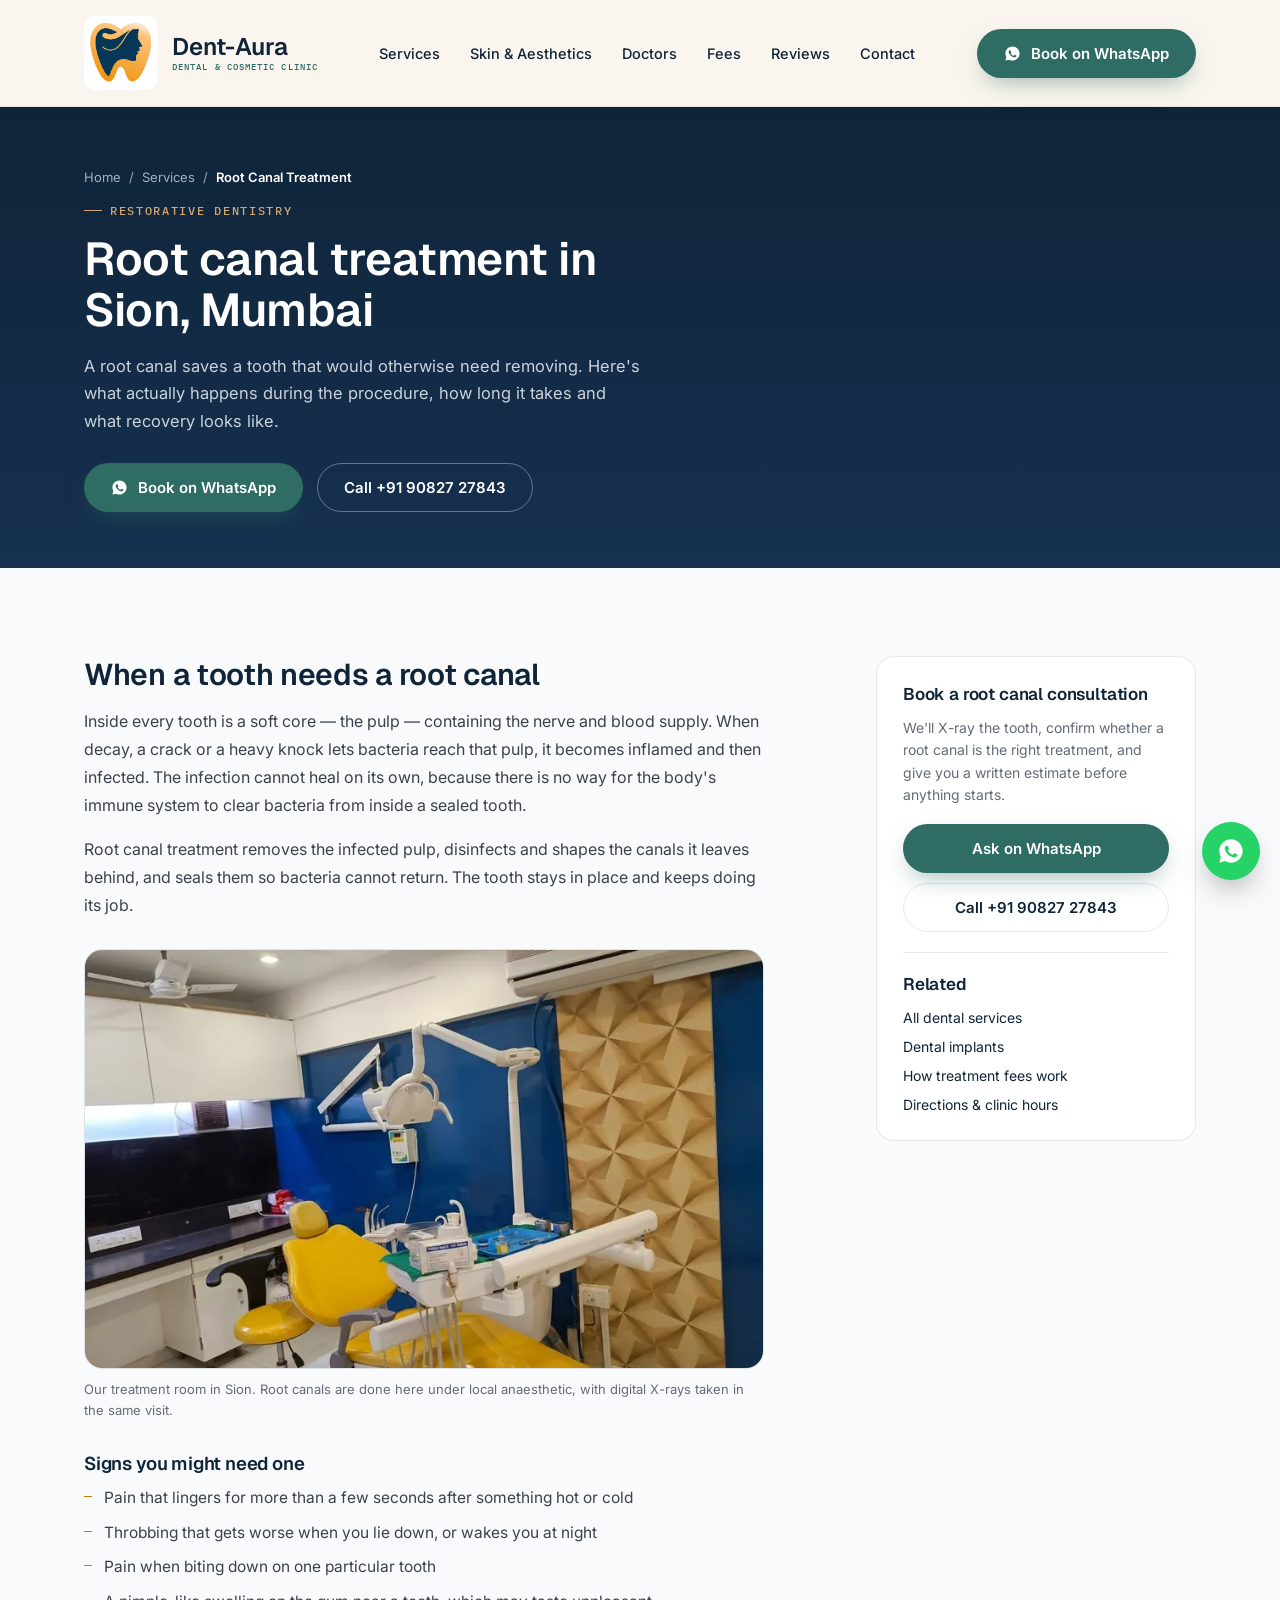
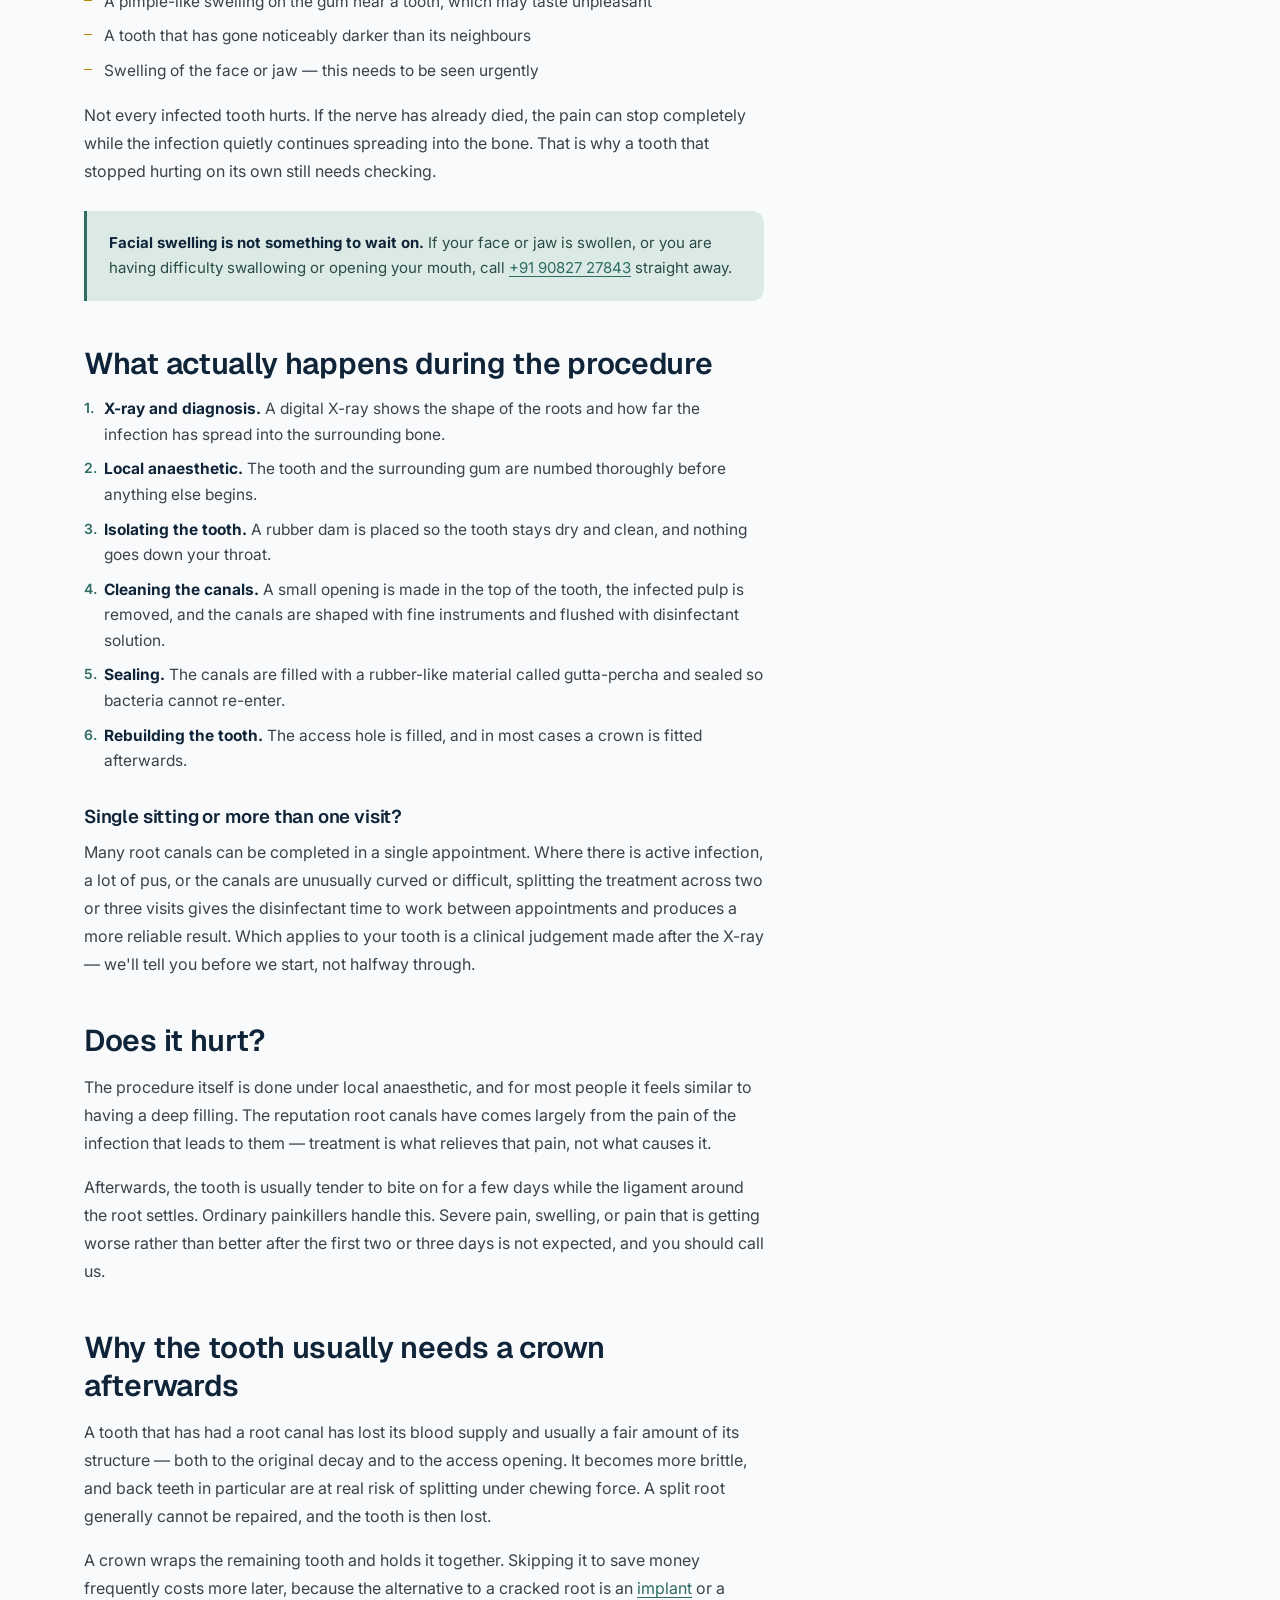
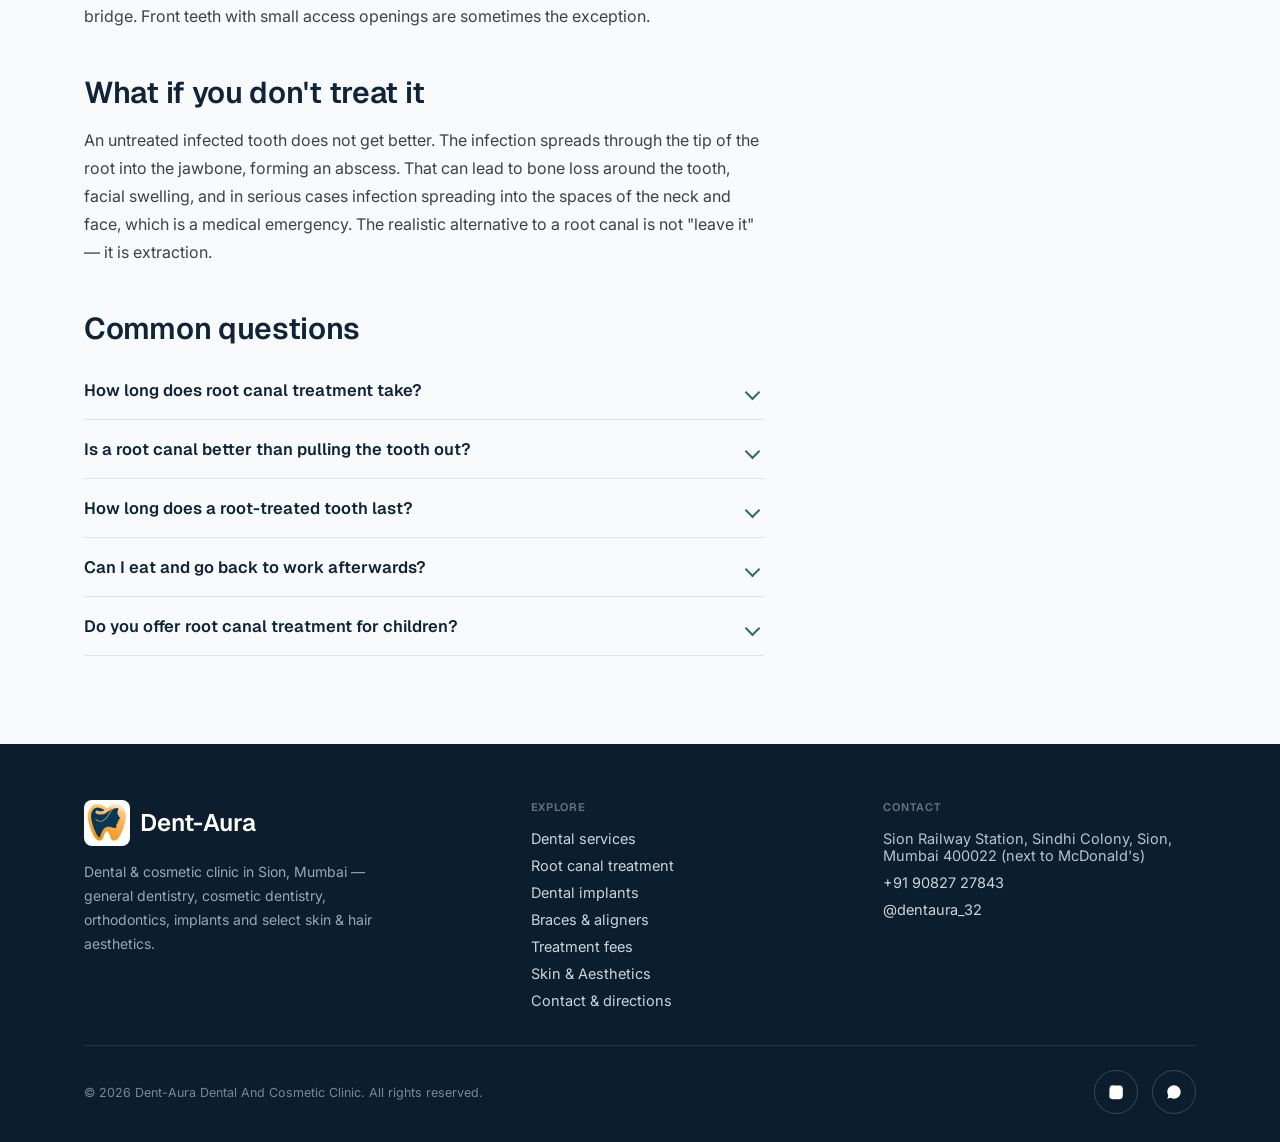
<file: services/root-canal-treatment.html>
<!DOCTYPE html>
<html lang="en">
  <head>
    <meta charset="UTF-8">
    <meta name="viewport" content="width=device-width, initial-scale=1.0">
    <title>Root Canal Treatment in Sion, Mumbai | Dent-Aura</title>
    <meta name="description" content="Single-sitting and multi-visit root canal treatment in Sion, Mumbai. What RCT involves, whether it hurts, healing time and when a crown is needed.">
    <link rel="canonical" href="https://dent-aura-mumbai.netlify.app/services/root-canal-treatment">

    <meta property="og:type" content="website">
    <meta property="og:site_name" content="Dent-Aura Dental And Cosmetic Clinic">
    <meta property="og:title" content="Root Canal Treatment in Sion, Mumbai | Dent-Aura">
    <meta property="og:description" content="Single-sitting and multi-visit root canal treatment in Sion, Mumbai. What RCT involves, whether it hurts, healing time and when a crown is needed.">
    <meta property="og:url" content="https://dent-aura-mumbai.netlify.app/services/root-canal-treatment">
    <meta property="og:image" content="https://dent-aura-mumbai.netlify.app/assets/img/og-card.jpg">
    <meta property="og:image:alt" content="Dent-Aura Dental and Cosmetic Clinic, Sion, Mumbai">
    <meta property="og:image:width" content="1200">
    <meta property="og:image:height" content="630">
    <meta property="og:image:type" content="image/jpeg">
    <meta property="og:locale" content="en_IN">
    <meta name="twitter:card" content="summary_large_image">
    <meta name="twitter:title" content="Root Canal Treatment in Sion, Mumbai | Dent-Aura">
    <meta name="twitter:description" content="Single-sitting and multi-visit root canal treatment in Sion, Mumbai. What RCT involves, whether it hurts, healing time and when a crown is needed.">
    <meta name="twitter:image" content="https://dent-aura-mumbai.netlify.app/assets/img/og-card.jpg">

    <script type="application/ld+json">
    {
      "@context": "https://schema.org",
      "@graph": [
        {
          "@type": "BreadcrumbList",
          "itemListElement": [
            {
              "@type": "ListItem",
              "position": 1,
              "name": "Home",
              "item": "https://dent-aura-mumbai.netlify.app/"
            },
            {
              "@type": "ListItem",
              "position": 2,
              "name": "Services",
              "item": "https://dent-aura-mumbai.netlify.app/services"
            },
            {
              "@type": "ListItem",
              "position": 3,
              "name": "Root Canal Treatment",
              "item": "https://dent-aura-mumbai.netlify.app/services/root-canal-treatment"
            }
          ]
        },
        {
          "@type": "MedicalWebPage",
          "@id": "https://dent-aura-mumbai.netlify.app/services/root-canal-treatment#page",
          "url": "https://dent-aura-mumbai.netlify.app/services/root-canal-treatment",
          "name": "Root Canal Treatment in Sion, Mumbai | Dent-Aura",
          "about": {
            "@type": "MedicalProcedure",
            "name": "Root Canal Treatment"
          },
          "provider": {
            "@id": "https://dent-aura-mumbai.netlify.app/#clinic"
          }
        },
        {
          "@type": "FAQPage",
          "mainEntity": [
            {
              "@type": "Question",
              "name": "How long does root canal treatment take?",
              "acceptedAnswer": {
                "@type": "Answer",
                "text": "A single-sitting root canal on a front tooth typically takes about 45 to 60 minutes. Molars have more canals and usually take 60 to 90 minutes. If treatment is split across visits, each appointment is shorter and they are usually spaced about a week apart."
              }
            },
            {
              "@type": "Question",
              "name": "Is a root canal better than pulling the tooth out?",
              "acceptedAnswer": {
                "@type": "Answer",
                "text": "In almost all cases, yes. Keeping your own tooth preserves the bone around it and the natural bite. Once a tooth is removed, the neighbouring teeth start drifting and the bone in that area gradually shrinks, so replacing it later with an implant or bridge becomes more complicated and more expensive than the root canal would have been."
              }
            },
            {
              "@type": "Question",
              "name": "How long does a root-treated tooth last?",
              "acceptedAnswer": {
                "@type": "Answer",
                "text": "A well-done root canal that is properly crowned and kept clean can last for decades. The main reasons treated teeth fail are fracture from not being crowned, new decay at the margins, and infection that was not fully cleared. Regular check-ups catch all three early."
              }
            },
            {
              "@type": "Question",
              "name": "Can I eat and go back to work afterwards?",
              "acceptedAnswer": {
                "@type": "Answer",
                "text": "Yes, most people return to work the same day. Avoid chewing on the treated side until the numbness has completely worn off, so you don't bite your cheek or lip. If a temporary filling is in place, stick to softer food on that side until the permanent restoration is fitted."
              }
            },
            {
              "@type": "Question",
              "name": "Do you offer root canal treatment for children?",
              "acceptedAnswer": {
                "@type": "Answer",
                "text": "Baby teeth can have a similar procedure, called a pulpectomy, when decay reaches the nerve. Keeping a baby molar until it is ready to fall out naturally matters, because it holds the space for the adult tooth coming through behind it."
              }
            }
          ]
        }
      ]
    }
    </script>

    <link rel="icon" type="image/jpeg" href="/assets/logo.jpg">
    <link rel="apple-touch-icon" href="/assets/logo.jpg">
    <meta name="theme-color" content="#0F2438">
    <meta name="color-scheme" content="light">
    <link rel="preconnect" href="https://fonts.googleapis.com">
    <link rel="preconnect" href="https://fonts.gstatic.com" crossorigin>
    <link href="https://fonts.googleapis.com/css2?family=Geist:wght@400;500;600;700&family=Inter:wght@400;500;600;700&family=IBM+Plex+Mono:wght@500&display=swap" rel="stylesheet">
    <link rel="stylesheet" href="/assets/site.css">
  </head>
  <body>

    <a class="skip-link" href="#main">Skip to main content</a>
    <header>
      <nav class="nav">
        <a href="/" class="brand">
          <img class="brand-mark" src="/assets/logo.jpg" alt="Dent-Aura logo" width="74" height="74">
          <span class="brand-word">Dent-Aura<span>DENTAL &amp; COSMETIC CLINIC</span></span>
        </a>
        <ul class="nav-links" id="nav-links">
          <li><a href="/services">Services</a></li>
          <li><a href="/#aesthetics">Skin &amp; Aesthetics</a></li>
          <li><a href="/#doctors">Doctors</a></li>
          <li><a href="/fees">Fees</a></li>
          <li><a href="/#testimonials">Reviews</a></li>
          <li><a href="/contact">Contact</a></li>
        </ul>
        <div class="nav-cta">
          <a class="btn btn-primary" href="https://wa.me/919082727843?text=Hi%20Dent-Aura%2C%20I%27d%20like%20to%20book%20an%20appointment." target="_blank" rel="noopener">
            <svg width="17" height="17" viewBox="0 0 24 24" fill="currentColor"><path d="M12 2C6.48 2 2 6.48 2 12c0 1.85.5 3.58 1.35 5.07L2 22l5.1-1.33A9.94 9.94 0 0012 22c5.52 0 10-4.48 10-10S17.52 2 12 2zm5.2 14.2c-.22.62-1.3 1.2-1.8 1.27-.46.07-1.03.1-1.66-.1-.38-.12-.87-.28-1.5-.56-2.64-1.14-4.36-3.8-4.5-3.98-.13-.18-1.08-1.44-1.08-2.75 0-1.3.68-1.94.92-2.2.24-.27.53-.33.7-.33h.5c.16 0 .38-.06.6.46.22.53.75 1.83.82 1.96.07.13.11.29.02.47-.09.18-.13.29-.26.44-.13.16-.28.35-.4.47-.13.13-.27.27-.12.53.16.27.7 1.16 1.51 1.88 1.04.93 1.92 1.22 2.19 1.36.27.13.42.11.58-.07.16-.18.68-.79.86-1.06.18-.27.36-.22.6-.13.24.09 1.53.72 1.79.85.27.13.45.2.51.31.07.13.07.71-.15 1.33z"/></svg>
            Book on WhatsApp
          </a>
        </div>
        <button class="nav-toggle" aria-label="Toggle menu" aria-controls="nav-links" aria-expanded="false" type="button">
          <svg width="22" height="22" viewBox="0 0 24 24" fill="none" stroke="#0F2438" stroke-width="2"><line x1="3" y1="6" x2="21" y2="6"/><line x1="3" y1="12" x2="21" y2="12"/><line x1="3" y1="18" x2="21" y2="18"/></svg>
        </button>
      </nav>
    </header>

    <main id="main">
      <section class="page-hero">
        <div class="wrap">
          <nav class="breadcrumbs" aria-label="Breadcrumb">
            <ol>
              <li><a href="/">Home</a></li>
              <li><a href="/services">Services</a></li>
              <li><span aria-current="page">Root Canal Treatment</span></li>
            </ol>
          </nav>
          <div class="eyebrow" style="margin-top:18px;">Restorative dentistry</div>
          <h1>Root canal treatment in Sion, Mumbai</h1>
          <p>A root canal saves a tooth that would otherwise need removing. Here's what actually happens during the procedure, how long it takes and what recovery looks like.</p>
          <div class="hero-ctas">
            <a class="btn btn-primary" href="https://wa.me/919082727843?text=Hi%20Dent-Aura%2C%20I%27d%20like%20to%20book%20an%20appointment." target="_blank" rel="noopener"><svg width="17" height="17" viewBox="0 0 24 24" fill="currentColor"><path d="M12 2C6.48 2 2 6.48 2 12c0 1.85.5 3.58 1.35 5.07L2 22l5.1-1.33A9.94 9.94 0 0012 22c5.52 0 10-4.48 10-10S17.52 2 12 2zm5.2 14.2c-.22.62-1.3 1.2-1.8 1.27-.46.07-1.03.1-1.66-.1-.38-.12-.87-.28-1.5-.56-2.64-1.14-4.36-3.8-4.5-3.98-.13-.18-1.08-1.44-1.08-2.75 0-1.3.68-1.94.92-2.2.24-.27.53-.33.7-.33h.5c.16 0 .38-.06.6.46.22.53.75 1.83.82 1.96.07.13.11.29.02.47-.09.18-.13.29-.26.44-.13.16-.28.35-.4.47-.13.13-.27.27-.12.53.16.27.7 1.16 1.51 1.88 1.04.93 1.92 1.22 2.19 1.36.27.13.42.11.58-.07.16-.18.68-.79.86-1.06.18-.27.36-.22.6-.13.24.09 1.53.72 1.79.85.27.13.45.2.51.31.07.13.07.71-.15 1.33z"/></svg> Book on WhatsApp</a>
            <a class="btn btn-ghost" style="color:#fff;border-color:rgba(255,255,255,0.35);" href="tel:+919082727843">Call +91 90827 27843</a>
          </div>
        </div>
      </section>

      <section>
        <div class="wrap">
          <div class="article-grid">
            <div class="prose">
              <h2>When a tooth needs a root canal</h2>
              <p>Inside every tooth is a soft core — the pulp — containing the nerve and blood supply. When decay, a crack or a heavy knock lets bacteria reach that pulp, it becomes inflamed and then infected. The infection cannot heal on its own, because there is no way for the body's immune system to clear bacteria from inside a sealed tooth.</p>
              <p>Root canal treatment removes the infected pulp, disinfects and shapes the canals it leaves behind, and seals them so bacteria cannot return. The tooth stays in place and keeps doing its job.</p>

              <figure class="figure-shot">
                <picture>
                  <source type="image/webp" sizes="(max-width:900px) 92vw, 640px"
                    srcset="/assets/img/treatment-400.webp 400w, /assets/img/treatment-800.webp 800w, /assets/img/treatment-1195.webp 1195w">
                  <img src="/assets/img/treatment.jpg" alt="Treatment room at Dent-Aura in Sion, Mumbai, with the dental chair and equipment used for root canal treatment"
                    loading="lazy" decoding="async" width="1195" height="896">
                </picture>
                <figcaption>Our treatment room in Sion. Root canals are done here under local anaesthetic, with digital X-rays taken in the same visit.</figcaption>
              </figure>

              <h3>Signs you might need one</h3>
              <ul>
                <li>Pain that lingers for more than a few seconds after something hot or cold</li>
                <li>Throbbing that gets worse when you lie down, or wakes you at night</li>
                <li>Pain when biting down on one particular tooth</li>
                <li>A pimple-like swelling on the gum near a tooth, which may taste unpleasant</li>
                <li>A tooth that has gone noticeably darker than its neighbours</li>
                <li>Swelling of the face or jaw — this needs to be seen urgently</li>
              </ul>
              <p>Not every infected tooth hurts. If the nerve has already died, the pain can stop completely while the infection quietly continues spreading into the bone. That is why a tooth that stopped hurting on its own still needs checking.</p>

              <div class="callout">
                <p><strong>Facial swelling is not something to wait on.</strong> If your face or jaw is swollen, or you are having difficulty swallowing or opening your mouth, call <a href="tel:+919082727843">+91 90827 27843</a> straight away.</p>
              </div>

              <h2>What actually happens during the procedure</h2>
              <ol>
                <li><strong>X-ray and diagnosis.</strong> A digital X-ray shows the shape of the roots and how far the infection has spread into the surrounding bone.</li>
                <li><strong>Local anaesthetic.</strong> The tooth and the surrounding gum are numbed thoroughly before anything else begins.</li>
                <li><strong>Isolating the tooth.</strong> A rubber dam is placed so the tooth stays dry and clean, and nothing goes down your throat.</li>
                <li><strong>Cleaning the canals.</strong> A small opening is made in the top of the tooth, the infected pulp is removed, and the canals are shaped with fine instruments and flushed with disinfectant solution.</li>
                <li><strong>Sealing.</strong> The canals are filled with a rubber-like material called gutta-percha and sealed so bacteria cannot re-enter.</li>
                <li><strong>Rebuilding the tooth.</strong> The access hole is filled, and in most cases a crown is fitted afterwards.</li>
              </ol>

              <h3>Single sitting or more than one visit?</h3>
              <p>Many root canals can be completed in a single appointment. Where there is active infection, a lot of pus, or the canals are unusually curved or difficult, splitting the treatment across two or three visits gives the disinfectant time to work between appointments and produces a more reliable result. Which applies to your tooth is a clinical judgement made after the X-ray — we'll tell you before we start, not halfway through.</p>

              <h2>Does it hurt?</h2>
              <p>The procedure itself is done under local anaesthetic, and for most people it feels similar to having a deep filling. The reputation root canals have comes largely from the pain of the infection that leads to them — treatment is what relieves that pain, not what causes it.</p>
              <p>Afterwards, the tooth is usually tender to bite on for a few days while the ligament around the root settles. Ordinary painkillers handle this. Severe pain, swelling, or pain that is getting worse rather than better after the first two or three days is not expected, and you should call us.</p>

              <h2>Why the tooth usually needs a crown afterwards</h2>
              <p>A tooth that has had a root canal has lost its blood supply and usually a fair amount of its structure — both to the original decay and to the access opening. It becomes more brittle, and back teeth in particular are at real risk of splitting under chewing force. A split root generally cannot be repaired, and the tooth is then lost.</p>
              <p>A crown wraps the remaining tooth and holds it together. Skipping it to save money frequently costs more later, because the alternative to a cracked root is an <a href="/services/dental-implants">implant</a> or a bridge. Front teeth with small access openings are sometimes the exception.</p>

              <h2>What if you don't treat it</h2>
              <p>An untreated infected tooth does not get better. The infection spreads through the tip of the root into the jawbone, forming an abscess. That can lead to bone loss around the tooth, facial swelling, and in serious cases infection spreading into the spaces of the neck and face, which is a medical emergency. The realistic alternative to a root canal is not "leave it" — it is extraction.</p>

              <h2>Common questions</h2>
              <div class="faq">
                <details>
                  <summary>How long does root canal treatment take?</summary>
                  <p>A single-sitting root canal on a front tooth typically takes about 45 to 60 minutes. Molars have more canals and usually take 60 to 90 minutes. If treatment is split across visits, each appointment is shorter and they are usually spaced about a week apart.</p>
                </details>
                <details>
                  <summary>Is a root canal better than pulling the tooth out?</summary>
                  <p>In almost all cases, yes. Keeping your own tooth preserves the bone around it and the natural bite. Once a tooth is removed, the neighbouring teeth start drifting and the bone in that area gradually shrinks, so replacing it later with an implant or bridge becomes more complicated and more expensive than the root canal would have been.</p>
                </details>
                <details>
                  <summary>How long does a root-treated tooth last?</summary>
                  <p>A well-done root canal that is properly crowned and kept clean can last for decades. The main reasons treated teeth fail are fracture from not being crowned, new decay at the margins, and infection that was not fully cleared. Regular check-ups catch all three early.</p>
                </details>
                <details>
                  <summary>Can I eat and go back to work afterwards?</summary>
                  <p>Yes, most people return to work the same day. Avoid chewing on the treated side until the numbness has completely worn off, so you don't bite your cheek or lip. If a temporary filling is in place, stick to softer food on that side until the permanent restoration is fitted.</p>
                </details>
                <details>
                  <summary>Do you offer root canal treatment for children?</summary>
                  <p>Baby teeth can have a similar procedure, called a pulpectomy, when decay reaches the nerve. Keeping a baby molar until it is ready to fall out naturally matters, because it holds the space for the adult tooth coming through behind it.</p>
                </details>
              </div>
            </div>

            <aside class="sidecard">
              <h3>Book a root canal consultation</h3>
              <p>We'll X-ray the tooth, confirm whether a root canal is the right treatment, and give you a written estimate before anything starts.</p>
              <a class="btn btn-primary" href="https://wa.me/919082727843?text=Hi%20Dent-Aura%2C%20I%27d%20like%20to%20ask%20about%20root%20canal%20treatment." target="_blank" rel="noopener">Ask on WhatsApp</a>
              <a class="btn btn-ghost" href="tel:+919082727843">Call +91 90827 27843</a>
              <div class="divider"></div>
              <h3>Related</h3>
              <ul>
                <li><a href="/services">All dental services</a></li>
                <li><a href="/services/dental-implants">Dental implants</a></li>
                <li><a href="/fees">How treatment fees work</a></li>
                <li><a href="/contact">Directions &amp; clinic hours</a></li>
              </ul>
            </aside>
          </div>
        </div>
      </section>
    </main>

    <footer>
      <div class="wrap">
        <div class="foot-grid">
          <div>
            <div class="foot-brand">
              <img src="/assets/logo.jpg" alt="Dent-Aura logo" width="46" height="46" style="object-fit:contain;border-radius:8px;">
              <span class="brand-word" style="color:#fff;">Dent-Aura</span>
            </div>
            <p style="font-size:14px;line-height:1.7;max-width:34ch;color:#9AA7B4;">Dental &amp; cosmetic clinic in Sion, Mumbai — general dentistry, cosmetic dentistry, orthodontics, implants and select skin &amp; hair aesthetics.</p>
          </div>
          <div>
            <h5>Explore</h5>
            <ul>
              <li><a href="/services">Dental services</a></li>
              <li><a href="/services/root-canal-treatment">Root canal treatment</a></li>
              <li><a href="/services/dental-implants">Dental implants</a></li>
              <li><a href="/services/braces-and-aligners">Braces &amp; aligners</a></li>
              <li><a href="/fees">Treatment fees</a></li>
              <li><a href="/#aesthetics">Skin &amp; Aesthetics</a></li>
              <li><a href="/contact">Contact &amp; directions</a></li>
            </ul>
          </div>
          <div>
            <h5>Contact</h5>
            <ul>
              <li>Sion Railway Station, Sindhi Colony, Sion, Mumbai 400022 (next to McDonald's)</li>
              <li><a href="tel:+919082727843">+91 90827 27843</a></li>
              <li><a href="https://www.instagram.com/dentaura_32/" target="_blank" rel="noopener">@dentaura_32</a></li>
            </ul>
          </div>
        </div>
        <div class="foot-bottom">
          <span>© <span id="year"></span> Dent-Aura Dental And Cosmetic Clinic. All rights reserved.</span>
          <div class="foot-social">
            <a href="https://www.instagram.com/dentaura_32/" target="_blank" rel="noopener" aria-label="Instagram">
              <svg width="16" height="16" viewBox="0 0 24 24" fill="#fff"><path d="M12 2.2c3.2 0 3.6 0 4.9.07 1.2.06 2 .25 2.4.42.6.24 1 .53 1.5 1s.76.9 1 1.5c.17.4.36 1.2.42 2.4.06 1.3.07 1.7.07 4.9s0 3.6-.07 4.9c-.06 1.2-.25 2-.42 2.4-.24.6-.53 1-1 1.5s-.9.76-1.5 1c-.4.17-1.2.36-2.4.42-1.3.06-1.7.07-4.9.07s-3.6 0-4.9-.07c-1.2-.06-2-.25-2.4-.42a4 4 0 01-1.5-1 4 4 0 01-1-1.5c-.17-.4-.36-1.2-.42-2.4C2.2 15.6 2.2 15.2 2.2 12s0-3.6.07-4.9c.06-1.2.25-2 .42-2.4a4 4 0 011-1.5 4 4 0 011.5-1c.4-.17 1.2-.36 2.4-.42C8.4 2.2 8.8 2.2 12 2.2z"/></svg>
            </a>
            <a href="https://wa.me/919082727843" target="_blank" rel="noopener" aria-label="WhatsApp">
              <svg width="16" height="16" viewBox="0 0 24 24" fill="#fff"><path d="M12 2C6.48 2 2 6.48 2 12c0 1.85.5 3.58 1.35 5.07L2 22l5.1-1.33A9.94 9.94 0 0012 22c5.52 0 10-4.48 10-10S17.52 2 12 2z"/></svg>
            </a>
          </div>
        </div>
      </div>
    </footer>

    <a class="wa-float" href="https://wa.me/919082727843?text=Hi%20Dent-Aura%2C%20I%27d%20like%20to%20book%20an%20appointment." target="_blank" rel="noopener" aria-label="Chat on WhatsApp">
      <svg width="28" height="28" viewBox="0 0 24 24" fill="#fff"><path d="M12 2C6.48 2 2 6.48 2 12c0 1.85.5 3.58 1.35 5.07L2 22l5.1-1.33A9.94 9.94 0 0012 22c5.52 0 10-4.48 10-10S17.52 2 12 2zm5.2 14.2c-.22.62-1.3 1.2-1.8 1.27-.46.07-1.03.1-1.66-.1-.38-.12-.87-.28-1.5-.56-2.64-1.14-4.36-3.8-4.5-3.98-.13-.18-1.08-1.44-1.08-2.75 0-1.3.68-1.94.92-2.2.24-.27.53-.33.7-.33h.5c.16 0 .38-.06.6.46.22.53.75 1.83.82 1.96.07.13.11.29.02.47-.09.18-.13.29-.26.44-.13.16-.28.35-.4.47-.13.13-.27.27-.12.53.16.27.7 1.16 1.51 1.88 1.04.93 1.92 1.22 2.19 1.36.27.13.42.11.58-.07.16-.18.68-.79.86-1.06.18-.27.36-.22.6-.13.24.09 1.53.72 1.79.85.27.13.45.2.51.31.07.13.07.71-.15 1.33z"/></svg>
    </a>

    <script src="/assets/site.js" defer></script>
  </body>
</html>
</file>
<file: assets/site.css>
:root{
    --navy:#0F2438;
    --navy-2:#173350;
    --gold:#B8860B;
    --gold-ink:#8A6508;   /* gold that meets 4.5:1 as text on light backgrounds */
    --gold-soft:#D4A574;
    --teal:#2E6C64;
    --teal-soft:#DCEAE6;
    --ivory:#F9FAFB;
    --ivory-2:#F3F4F6;
    --ink:#1B1F23;
    --muted:#646B78;
    --rose:#C98A6B;
    --line:rgba(15,36,56,0.10);
    --radius:18px;
    --shadow: 0 20px 50px -25px rgba(15,36,56,0.35);
    --maxw:1160px;
  }
  *{box-sizing:border-box;}
  html{scroll-behavior:smooth;}
  @media (prefers-reduced-motion: reduce){
    html{scroll-behavior:auto;}
    *{animation-duration:0.001ms !important; animation-iteration-count:1 !important; transition-duration:0.001ms !important;}
  }
  body{
    margin:0;
    font-family:'Inter',sans-serif;
    color:var(--ink);
    background:var(--ivory);
    -webkit-font-smoothing:antialiased;
  }
  h1,h2,h3,.display{
    font-family:'Geist',sans-serif;
    font-weight:600;
    letter-spacing:-0.01em;
    margin:0;
    color:var(--navy);
  }
  a{color:inherit;}
  img{max-width:100%;display:block;}
  /* Visible focus for every interactive element, not just .btn */
  a:focus-visible,button:focus-visible,[tabindex]:focus-visible{
    outline:3px solid var(--gold-soft); outline-offset:3px; border-radius:4px;
  }
  /* Anchor links must clear the sticky header */
  section[id],main[id]{scroll-margin-top:120px;}
  @media (max-width:900px){ section[id],main[id]{scroll-margin-top:90px;} }
  .skip-link{
    position:absolute;left:-9999px;top:0;z-index:100;
    background:var(--navy);color:#fff;padding:12px 20px;
    border-radius:0 0 var(--radius) 0;text-decoration:none;font-weight:600;
  }
  .skip-link:focus{left:0;}
  .doctor-photo,.gallery-tile{overflow:hidden;}
  .doctor-photo img,.gallery-tile img{width:100%;height:100%;object-fit:cover;object-position:center;display:block;}
  /* <picture> is only a source selector — it must not generate a box of its own,
     otherwise it breaks the absolute/flex positioning its <img> relies on. */
  .hero-photo picture,.doctor-photo picture,.gallery-tile picture,.figure-shot picture{display:contents;}
  .wrap{max-width:var(--maxw);margin:0 auto;padding:0 24px;}
  .eyebrow{
    font-family:'IBM Plex Mono',monospace;
    font-size:12px;
    letter-spacing:0.14em;
    text-transform:uppercase;
    color:var(--teal);
    font-weight:500;
    display:flex;
    align-items:center;
    gap:8px;
  }
  .eyebrow::before{
    content:"";
    width:18px;height:1px;background:var(--gold);display:inline-block;
  }
  section{padding:88px 0;position:relative;}
  @media (max-width:720px){ section{padding:60px 0;} }
  .btn{
    display:inline-flex;align-items:center;gap:10px;
    padding:14px 26px;border-radius:999px;
    font-family:'Inter',sans-serif;font-weight:600;font-size:15px;
    text-decoration:none;border:1px solid transparent;cursor:pointer;
    transition:transform .18s ease, box-shadow .18s ease, background .18s ease;
  }
  .btn:focus-visible{outline:3px solid var(--gold-soft); outline-offset:2px;}
  .btn-primary{background:var(--teal);color:#fff;box-shadow:0 10px 24px -8px rgba(46,108,100,0.5);}
  .btn-primary:hover{transform:translateY(-2px);box-shadow:0 14px 32px -8px rgba(46,108,100,0.6);}
  .btn-ghost{background:transparent;color:var(--navy);border-color:var(--line);}
  .btn-ghost:hover{border-color:var(--navy);}
  .btn-light{background:#fff;color:var(--navy);}
  .btn-light:hover{transform:translateY(-2px);}

  /* ---------- NAV ---------- */
  header{
    position:sticky;top:0;z-index:50;
    background:rgba(250,246,238,0.9);
    backdrop-filter:blur(10px);
    border-bottom:1px solid var(--line);
  }
  .nav{position:relative;display:flex;align-items:center;justify-content:space-between;padding:16px 24px;max-width:var(--maxw);margin:0 auto;gap:12px;}
  .brand{display:flex;align-items:center;gap:14px;text-decoration:none;}
  .brand-mark{width:74px;height:74px;flex:none;object-fit:contain;border-radius:12px;}
  .brand-word{font-family:'Geist',sans-serif;font-weight:600;font-size:24px;color:var(--navy);line-height:1;}
  .brand-word span{display:block;font-family:'IBM Plex Mono',monospace;font-size:9px;letter-spacing:.12em;color:var(--teal);font-weight:500;margin-top:3px;}
  .nav-links{display:flex;gap:30px;list-style:none;padding:0;margin:0;font-size:14.5px;font-weight:500;}
  .nav-links a{text-decoration:none;color:var(--navy);position:relative;padding:4px 0;}
  .nav-links a::after{content:"";position:absolute;left:0;bottom:-2px;width:0;height:2px;background:var(--gold);transition:width .2s ease;}
  .nav-links a:hover::after{width:100%;}
  .nav-cta{display:flex;align-items:center;gap:14px;}
  .nav-toggle{display:none;background:none;border:none;cursor:pointer;flex:none;
    width:44px;height:44px;align-items:center;justify-content:center;}
  @media (max-width:900px){
    .nav-links{
      display:flex;position:absolute;top:100%;left:0;right:0;
      background:var(--ivory);flex-direction:column;gap:4px;
      padding:12px 24px 20px;border-bottom:1px solid var(--line);
      box-shadow:var(--shadow);
      opacity:0;transform:translateY(-8px);visibility:hidden;pointer-events:none;
      transition:opacity 200ms cubic-bezier(0.32,0.72,0,1), transform 200ms cubic-bezier(0.32,0.72,0,1), visibility 200ms;
    }
    .nav-links.open{opacity:1;transform:translateY(0);visibility:visible;pointer-events:auto;}
    .nav-links li{width:100%;}
    .nav-links a{display:block;padding:12px 4px;font-size:16px;border-bottom:1px solid var(--line);}
    .nav-toggle{display:flex;}
    @media (prefers-reduced-motion: reduce){
      .nav-links{transition:opacity 1ms;}
    }
  }
  @media (max-width:600px){
    /* Shrink the mark so the brand word never wraps mid-name */
    .brand-mark{width:44px;height:44px;}
    .brand-word{font-size:19px;white-space:nowrap;}
    .nav{padding:10px 16px;gap:8px;}
  }
  @media (max-width:480px){
    .brand-word span{display:none;}
    .nav-cta .btn{padding:10px 14px;font-size:13px;}
    .nav-cta .btn svg{display:none;}
  }

  /* ---------- HERO ---------- */
  .hero{
    position:relative;overflow:hidden;
    padding:70px 0 90px;
    background:linear-gradient(180deg,#0F2438 0%, #163050 100%);
    color:#fff;
  }
  .hero .wrap{position:relative;z-index:2;display:grid;grid-template-columns:1.1fr 0.9fr;gap:50px;align-items:center;}
  @media (max-width:920px){ .hero .wrap{grid-template-columns:1fr;} }
  .strands-bg{
    position:absolute;inset:0;
    z-index:1;pointer-events:none;
    opacity:0;transition:opacity 1.2s ease;
  }
  .strands-bg.ready{opacity:1;}
  .strands-bg canvas{display:block;width:100%;height:100%;}
  .aura-rings{
    position:absolute;top:50%;right:-8%;transform:translateY(-50%);
    width:640px;height:640px;
    z-index:1;pointer-events:none;
  }
  .aura-rings circle{fill:none;stroke-width:1;}
  .ring1{stroke:rgba(198,152,47,0.35);}
  .ring2{stroke:rgba(220,234,230,0.18);}
  .ring3{stroke:rgba(198,152,47,0.22);}
  .aura-rotate{animation:spin 60s linear infinite;transform-origin:center;}
  .aura-rotate-rev{animation:spinrev 80s linear infinite;transform-origin:center;}
  @keyframes spin{to{transform:rotate(360deg);}}
  @keyframes spinrev{to{transform:rotate(-360deg);}}
  .hero-eyebrow{font-family:'IBM Plex Mono',monospace;font-size:12px;letter-spacing:.16em;text-transform:uppercase;color:var(--gold-soft);display:flex;align-items:center;gap:8px;margin-bottom:22px;}
  .hero-eyebrow::before{content:"";width:18px;height:1px;background:var(--gold-soft);}
  .hero h1{color:#fff;font-size:clamp(36px,5vw,58px);line-height:1.05;max-width:14ch;}
  .hero h1 em{font-style:italic;color:var(--gold-soft);}
  .hero p.lede{color:#C9D3DD;font-size:17px;line-height:1.6;max-width:46ch;margin:22px 0 32px;}
  .hero-ctas{display:flex;flex-wrap:wrap;gap:14px;margin-bottom:30px;}
  .rating-strip{display:flex;align-items:center;gap:14px;flex-wrap:wrap;color:#E7ECF1;font-size:14px;}
  .rating-pill{display:flex;align-items:center;gap:8px;background:rgba(255,255,255,0.08);border:1px solid rgba(255,255,255,0.16);padding:9px 16px;border-radius:999px;}
  .stars{color:var(--gold-soft);letter-spacing:2px;}
  .hero-visual{display:flex;flex-direction:column;gap:20px;}
  .hero-photo{
    position:relative;border-radius:var(--radius);overflow:hidden;
    aspect-ratio:16/11;border:1px solid rgba(255,255,255,0.18);
    box-shadow:0 24px 60px -20px rgba(0,0,0,0.5);
  }
  .hero-photo img{width:100%;height:100%;object-fit:cover;object-position:center;transition:transform 1.2s cubic-bezier(.16,1,.3,1);}
  .hero-photo:hover img{transform:scale(1.05);}
  .hero-photo::after{
    content:"";position:absolute;inset:0;
    background:linear-gradient(180deg, rgba(15,36,56,0) 55%, rgba(15,36,56,0.55) 100%);
    pointer-events:none;
  }
  .hero-photo-tag{
    position:absolute;left:16px;bottom:14px;z-index:2;
    font-family:'IBM Plex Mono',monospace;font-size:11px;letter-spacing:.08em;
    text-transform:uppercase;color:#fff;display:flex;align-items:center;gap:8px;
  }
  .hero-photo-tag::before{content:"";width:7px;height:7px;border-radius:999px;background:var(--gold-soft);box-shadow:0 0 0 4px rgba(212,165,116,0.25);}

  /* ---------- LIQUID GLASS TOOTH BADGE ---------- */
  .glass-badge{
    position:absolute;top:16px;right:16px;z-index:3;
    width:64px;height:64px;border-radius:20px;
    background:rgba(255,255,255,0.14);
    border:1px solid rgba(255,255,255,0.35);
    box-shadow:inset 0 1px 0 rgba(255,255,255,0.4), inset 0 -6px 12px -6px rgba(0,0,0,0.15), 0 10px 26px -10px rgba(0,0,0,0.4);
    backdrop-filter:blur(14px) saturate(160%);
    -webkit-backdrop-filter:blur(14px) saturate(160%);
    display:flex;align-items:center;justify-content:center;
  }
  .glass-badge svg{width:30px;height:30px;}
  .glass-tooth{transform-origin:12px 12px;animation:glassToothFloat 4.5s ease-in-out infinite;}
  @keyframes glassToothFloat{
    0%,100%{transform:translateY(0) rotate(0deg);}
    50%{transform:translateY(-4px) rotate(-3deg);}
  }
  .glass-sparkle{transform-origin:center;animation:glassSparkle 2.6s ease-in-out infinite;}
  @keyframes glassSparkle{
    0%,100%{opacity:0.35;transform:scale(0.8);}
    50%{opacity:1;transform:scale(1.15);}
  }
  @media (prefers-reduced-motion: reduce){
    .glass-tooth,.glass-sparkle{animation:none;}
  }
  .hero-card{
    position:relative;z-index:2;
    background:rgba(255,255,255,0.08);
    border:1px solid rgba(255,255,255,0.18);
    border-radius:var(--radius);
    padding:28px;
    backdrop-filter:blur(8px);
    box-shadow:inset 0 1px 0 rgba(255,255,255,0.1), 0 8px 32px -8px rgba(15,36,56,0.25);
  }
  .hero-card h3{color:#fff;font-size:20px;margin-bottom:14px;}
  .hero-card ul{list-style:none;padding:0;margin:0;display:grid;gap:14px;}
  .hero-card li{display:flex;gap:12px;align-items:flex-start;color:#D6DEE6;font-size:14.5px;line-height:1.5;}
  .hero-card li svg{flex:none;margin-top:2px;color:var(--gold-soft);}
  .hero-card .divider{height:1px;background:rgba(255,255,255,0.14);margin:18px 0;}
  .hero-addr{font-size:13.5px;color:#B9C3CE;line-height:1.6;}

  /* ---------- TRUST BAR ---------- */
  .trustbar{background:var(--ivory-2);border-bottom:1px solid var(--line);}
  .trustbar .wrap{display:grid;grid-template-columns:repeat(4,1fr);gap:20px;padding:34px 24px;}
  @media (max-width:760px){ .trustbar .wrap{grid-template-columns:repeat(2,1fr);} }
  .trust-item{text-align:center;}
  .trust-item .num{font-family:'Geist',sans-serif;font-size:28px;color:var(--navy);font-weight:600;}
  .trust-item .lbl{font-size:12.5px;color:var(--muted);text-transform:uppercase;letter-spacing:.06em;margin-top:4px;}

  /* ---------- SECTION HEADS ---------- */
  .section-head{max-width:620px;margin-bottom:48px;}
  .section-head h2{font-size:clamp(28px,3.4vw,40px);line-height:1.2;margin-top:14px;max-width:12ch;}
  .section-head p{color:var(--muted);font-size:16px;line-height:1.6;margin-top:14px;}

  /* ---------- ABOUT ---------- */
  .about-grid{display:grid;grid-template-columns:1fr 1fr;gap:60px;align-items:start;}
  @media (max-width:860px){ .about-grid{grid-template-columns:1fr;gap:36px;} }
  .highlights{display:grid;grid-template-columns:1fr 1fr;gap:18px;}
  @media (max-width:520px){ .highlights{grid-template-columns:1fr;} }
  .highlight-card{background:#fff;border:1px solid var(--line);border-radius:14px;padding:22px;transition:transform .2s ease, box-shadow .2s ease, border-color .2s ease;}
  .highlight-card:hover{transform:translateY(-2px);box-shadow:0 6px 20px -6px rgba(46,108,100,0.12);border-color:var(--teal);}
  .highlight-card svg{color:var(--teal);margin-bottom:12px;}
  .highlight-card h4{font-family:'Geist',sans-serif;font-size:16.5px;color:var(--navy);margin:0 0 6px;font-weight:600;}
  .highlight-card p{font-size:13.5px;color:var(--muted);margin:0;line-height:1.5;}
  .about-copy p{font-size:16px;line-height:1.75;color:#3A424B;margin:0 0 16px;}

  /* ---------- SERVICES ---------- */
  .services-grid{display:grid;grid-template-columns:repeat(3,1fr);gap:22px;}
  @media (max-width:920px){ .services-grid{grid-template-columns:repeat(2,1fr);} }
  @media (max-width:600px){ .services-grid{grid-template-columns:1fr;} }
  .service-card{
    background:#fff;border-radius:var(--radius);padding:28px 26px;
    border:1px solid var(--line);
    transition:transform .2s ease, box-shadow .2s ease, border-color .2s ease;
  }
  .service-card:hover{transform:translateY(-4px);box-shadow:0 12px 32px -8px rgba(15,36,56,0.2);border-color:var(--gold);}
  .service-icon{
    width:46px;height:46px;border-radius:12px;
    background:var(--teal-soft);color:var(--teal);
    display:flex;align-items:center;justify-content:center;margin-bottom:16px;
  }
  .service-card h3{font-size:18px;margin-bottom:10px;}
  .service-card ul{list-style:none;margin:0;padding:0;display:grid;gap:8px;}
  .service-card li{font-size:14px;color:var(--muted);padding-left:16px;position:relative;line-height:1.5;}
  .service-card li::before{content:"";position:absolute;left:0;top:9px;width:6px;height:1px;background:var(--gold);}
  .services-note{margin-top:28px;font-size:13.5px;color:var(--muted);text-align:center;}
  .quick-jump{display:flex;flex-wrap:wrap;gap:10px;margin-bottom:36px;}
  .quick-jump a{
    font-size:13px;font-weight:600;color:var(--navy);
    background:#fff;border:1px solid var(--line);border-radius:999px;
    padding:8px 16px;text-decoration:none;transition:border-color .18s ease, transform .18s ease;
  }
  .quick-jump a:hover{border-color:var(--teal);transform:translateY(-1px);}
  .service-tag{font-size:13.5px;color:var(--teal);font-weight:600;margin:0 0 14px;line-height:1.4;}

  /* ---------- DOCTORS ---------- */
  .doctors-grid{display:grid;grid-template-columns:1fr 1fr;gap:28px;}
  @media (max-width:760px){ .doctors-grid{grid-template-columns:1fr;} }
  .doctor-card{
    background:#fff;border:1px solid var(--line);border-radius:var(--radius);
    padding:28px;display:flex;gap:22px;
    transition:transform .2s ease, box-shadow .2s ease, border-color .2s ease;
  }
  .doctor-card:hover{transform:translateY(-2px);box-shadow:0 8px 24px -6px rgba(15,36,56,0.12);border-color:var(--gold);}
  @media (max-width:560px){ .doctor-card{flex-direction:column;} }
  .doctor-photo{
    flex:none;width:132px;height:132px;border-radius:14px;
    background:var(--teal-soft);color:var(--teal);
    display:flex;flex-direction:column;align-items:center;justify-content:center;gap:8px;
    border:1px dashed var(--teal);
  }
  .doctor-photo span{font-family:'IBM Plex Mono',monospace;font-size:9.5px;letter-spacing:.04em;text-align:center;color:var(--teal);opacity:0.85;}
  .doctor-info h3{font-family:'Geist',sans-serif;font-size:19px;margin-bottom:4px;}
  .doctor-role{font-size:13.5px;color:var(--gold-ink);font-weight:600;margin:0 0 12px;}
  .doctor-creds{list-style:none;margin:0 0 12px;padding:0;display:grid;gap:6px;}
  .doctor-creds li{font-size:13.5px;color:var(--muted);padding-left:16px;position:relative;line-height:1.5;}
  .doctor-creds li::before{content:"";position:absolute;left:0;top:8px;width:6px;height:1px;background:var(--gold);}
  .doctor-note{font-size:13.5px;color:#3A424B;line-height:1.6;margin:0;}

  /* ---------- GALLERY ---------- */
  .gallery-grid{display:grid;grid-template-columns:repeat(6,1fr);gap:14px;}
  @media (max-width:920px){ .gallery-grid{grid-template-columns:repeat(3,1fr);} }
  @media (max-width:520px){ .gallery-grid{grid-template-columns:repeat(2,1fr);} }
  .gallery-tile{
    aspect-ratio:1/1;border-radius:14px;
    background:#fff;border:1px solid var(--line);
    display:flex;flex-direction:column;align-items:center;justify-content:flex-end;gap:0;
    color:var(--muted);transition:border-color .18s ease, color .18s ease, transform .18s ease, box-shadow .18s ease;
    position:relative;overflow:hidden;
  }
  .gallery-tile:hover{border-color:var(--teal);color:var(--teal);transform:translateY(-2px);box-shadow:0 6px 20px -6px rgba(46,108,100,0.15);}
  .gallery-tile img{width:100%;height:100%;object-fit:cover;object-position:center;display:block;position:absolute;inset:0;}
  .gallery-tile span{font-family:'IBM Plex Mono',monospace;font-size:10px;letter-spacing:.04em;text-align:center;padding:8px 6px;background:linear-gradient(to top, rgba(0,0,0,0.6), transparent);color:#fff;position:relative;z-index:2;width:100%;}
  /* Photo inside an article body, from a [[photo:...]] token in scripts/pages/. */
  .figure-shot{margin:30px 0;}
  .figure-shot img{
    width:100%;height:auto;max-height:420px;
    object-fit:cover;object-position:center;display:block;
    border-radius:var(--radius);border:1px solid var(--line);
  }
  .figure-shot figcaption{
    margin-top:10px;font-size:13px;line-height:1.6;color:var(--muted);
  }
  .gallery-note{margin-top:22px;font-size:13px;color:var(--muted);text-align:center;}
  .gallery-note code{background:#fff;padding:1px 6px;border-radius:4px;font-size:12px;border:1px solid var(--line);}

  /* ---------- SKIN & AESTHETICS ---------- */
  .skin-section{
    background:linear-gradient(135deg,#1B2E3C 0%, #2E4A52 55%, #3C5A56 100%);
    color:#fff;
  }
  .skin-section .eyebrow{color:var(--gold-soft);}
  .skin-section .eyebrow::before{background:var(--gold-soft);}
  .skin-section .section-head h2{color:#fff;}
  .skin-section .section-head p{color:#D9E2E2;}
  .skin-grid{display:grid;grid-template-columns:repeat(auto-fit,minmax(220px,1fr));gap:18px;}
  @media (max-width:560px){ .skin-grid{grid-template-columns:1fr 1fr;} }
  @media (max-width:420px){ .skin-grid{grid-template-columns:1fr;} }
  .skin-card{
    background:rgba(255,255,255,0.07);
    border:1px solid rgba(255,255,255,0.16);
    border-radius:16px;padding:24px;
    transition:transform .2s ease, border-color .2s ease;
  }
  .skin-card:hover{transform:translateY(-2px);border-color:rgba(255,255,255,0.24);}
  .skin-card svg{color:var(--gold-soft);margin-bottom:14px;}
  .skin-card h4{font-family:'Geist',sans-serif;font-size:16.5px;font-weight:600;margin:0 0 8px;}
  .skin-card p{font-size:13.5px;color:#CFD9D9;line-height:1.55;margin:0;}
  .skin-more{margin-top:26px;font-size:14px;color:#CFD9D9;}
  .skin-more a{color:var(--gold-soft);text-decoration:underline;text-underline-offset:3px;}

  /* ---------- TESTIMONIALS ---------- */
  .testi-track{
    display:flex;gap:20px;overflow-x:auto;padding-bottom:10px;scroll-snap-type:x mandatory;
    -webkit-overflow-scrolling:touch;
  }
  .testi-track::-webkit-scrollbar{height:6px;}
  .testi-track::-webkit-scrollbar-thumb{background:var(--line);border-radius:4px;}
  .testi-card{
    scroll-snap-align:start;flex:0 0 320px;
    background:#fff;border:1px solid var(--line);border-radius:var(--radius);
    padding:26px;display:flex;flex-direction:column;gap:16px;
    transition:transform .2s ease, box-shadow .2s ease, border-color .2s ease;
  }
  .testi-card:hover{transform:translateY(-2px);box-shadow:0 8px 24px -6px rgba(15,36,56,0.12);border-color:var(--teal);}
  @media (max-width:400px){
    .testi-card{flex-basis:82vw;}
  }
  .testi-stars{color:var(--gold-ink);letter-spacing:2px;font-size:14px;}
  .testi-card p{font-size:15px;line-height:1.6;color:#333;margin:0;flex:1;}
  .testi-src{font-size:12.5px;color:var(--muted);display:flex;align-items:center;gap:8px;}
  .testi-src svg{color:var(--teal);}

  /* ---------- INSTAGRAM ---------- */
  .insta-head-row{display:flex;justify-content:space-between;align-items:flex-end;gap:20px;flex-wrap:wrap;margin-bottom:36px;}
  .insta-grid{display:grid;grid-template-columns:repeat(auto-fit,minmax(300px,1fr));gap:20px;align-items:start;}
  @media (max-width:900px){.insta-grid{grid-template-columns:1fr;}}
  .insta-embed{flex:1 1 auto;max-width:none;display:flex;justify-content:center;min-width:0;}
  .insta-embed iframe{border-radius:12px !important;}
  .insta-tile{
    flex:1 1 260px;max-width:400px;min-height:320px;border-radius:14px;
    background:linear-gradient(135deg,var(--teal-soft),var(--ivory-2));
    display:flex;align-items:center;justify-content:center;
    position:relative;overflow:hidden;border:1px dashed var(--teal);
    text-decoration:none;color:var(--navy);flex-direction:column;gap:12px;
  }
  .insta-tile svg{opacity:0.55;transition:transform .25s ease;}
  .insta-tile:hover svg{transform:scale(1.12);}
  .insta-tile .tile-label{
    font-family:'IBM Plex Mono',monospace;font-size:11px;letter-spacing:.05em;
    color:var(--navy);opacity:0.8;text-align:center;padding:0 16px;
  }
  .insta-embed-note{
    margin-top:22px;font-size:13px;color:var(--muted);
    background:#fff;border:1px dashed var(--line);border-radius:12px;padding:16px 18px;
  }
  .insta-embed-note code{background:var(--ivory-2);padding:1px 6px;border-radius:4px;font-size:12px;}

  /* ---------- LOCATION ---------- */
  .loc-grid{display:grid;grid-template-columns:1fr 1fr;gap:36px;align-items:stretch;}
  @media (max-width:880px){ .loc-grid{grid-template-columns:1fr;} }
  .loc-card{background:#fff;border:1px solid var(--line);border-radius:var(--radius);padding:32px;}
  .loc-row{display:flex;gap:14px;margin-bottom:22px;align-items:flex-start;}
  .loc-row svg{flex:none;color:var(--teal);margin-top:2px;}
  .loc-row > div{flex:1;min-width:0;}
  .loc-row h4{font-family:'Geist',sans-serif;font-size:15.5px;color:var(--navy);margin:0 0 4px;font-weight:600;}
  .loc-row p{font-size:14.5px;color:var(--muted);margin:0;line-height:1.55;}
  .hours-table{width:100%;border-collapse:collapse;margin-top:4px;}
  .hours-table td{padding:4px 0;font-size:14px;color:#3A424B;}
  .hours-table td:last-child{text-align:right;color:var(--muted);}
  .map-frame{border-radius:var(--radius);overflow:hidden;border:1px solid var(--line);min-height:340px;}
  .map-frame iframe{width:100%;height:100%;min-height:340px;border:0;display:block;}

  /* ---------- CTA BAND ---------- */
  .cta-band{
    background:var(--navy);color:#fff;border-radius:24px;
    padding:56px 40px;text-align:center;position:relative;overflow:hidden;
  }
  @media (max-width:600px){
    .cta-band{padding:40px 22px;}
    .hero-card{padding:22px;}
    section{overflow:hidden;}
  }
  .cta-band h2{color:#fff;font-size:clamp(26px,3.4vw,36px);max-width:20ch;margin:0 auto 16px;}
  .cta-band p{color:#C9D3DD;max-width:46ch;margin:0 auto 30px;font-size:15.5px;line-height:1.6;}
  .cta-actions{display:flex;justify-content:center;gap:14px;flex-wrap:wrap;}

  /* ---------- FOOTER ---------- */
  footer{background:#0C1D2E;color:#B9C3CE;padding:56px 0 28px;}
  .foot-grid{display:grid;grid-template-columns:1.3fr 1fr 1fr;gap:40px;padding-bottom:36px;border-bottom:1px solid rgba(255,255,255,0.1);}
  @media (max-width:760px){ .foot-grid{grid-template-columns:1fr;gap:28px;} }
  .foot-brand{display:flex;align-items:center;gap:10px;margin-bottom:14px;}
  .foot-brand .brand-word{color:#fff;}
  footer h5{font-family:'Geist',sans-serif;font-size:11px;font-weight:600;letter-spacing:.08em;text-transform:uppercase;color:#6B7280;margin:0 0 16px;}
  footer ul{list-style:none;padding:0;margin:0;display:grid;gap:10px;font-size:14.5px;}
  footer a{text-decoration:none;color:#CBD4DD;}
  footer a:hover{color:var(--gold-soft);}
  .foot-bottom{display:flex;justify-content:space-between;align-items:center;flex-wrap:wrap;gap:12px;padding-top:24px;font-size:12.5px;color:#768899;}
  .foot-social{display:flex;gap:14px;}
  .foot-social a{width:44px;height:44px;border-radius:999px;border:1px solid rgba(255,255,255,0.18);display:flex;align-items:center;justify-content:center;}
  .foot-social a:hover{border-color:var(--gold-soft);}

  /* ---------- FLOATING WHATSAPP ---------- */
  .wa-float{
    position:fixed;right:20px;z-index:60;
    bottom:calc(20px + env(safe-area-inset-bottom));
    width:58px;height:58px;border-radius:999px;
    background:#25D366;color:#fff;
    display:flex;align-items:center;justify-content:center;
    box-shadow:0 14px 30px -10px rgba(0,0,0,0.4);
    text-decoration:none;
  }
  .wa-float:hover{transform:scale(1.06);}

  .reveal{opacity:0;transform:translateY(18px);transition:opacity .6s ease, transform .6s ease;}
  .reveal.in{opacity:1;transform:translateY(0);}

  /* ---------- HERO ENTRANCE (luxury fade-up) ---------- */
  @keyframes heroIn{
    from{opacity:0;transform:translateY(24px);}
    to{opacity:1;transform:translateY(0);}
  }
  .hero-anim{opacity:0;animation:heroIn .9s cubic-bezier(.16,1,.3,1) forwards;}
  .hero-anim-1{animation-delay:.05s;}
  .hero-anim-2{animation-delay:.18s;}
  .hero-anim-3{animation-delay:.32s;}
  .hero-anim-4{animation-delay:.46s;}
  .hero-anim-5{animation-delay:.6s;}
  @media (prefers-reduced-motion: reduce){
    .hero-anim{opacity:1;animation:none;}
  }

/* ================= MULTI-PAGE / INTERIOR PAGES ================= */
.breadcrumbs{font-size:13px;color:var(--muted);padding:18px 0 0;}
.breadcrumbs ol{list-style:none;display:flex;flex-wrap:wrap;gap:8px;margin:0;padding:0;}
.breadcrumbs li{display:flex;align-items:center;gap:8px;}
.breadcrumbs li+li::before{content:"/";color:var(--line);color:#9AA5B1;}
.breadcrumbs a{color:var(--muted);text-decoration:none;}
.breadcrumbs a:hover{color:var(--teal);text-decoration:underline;text-underline-offset:3px;}
.breadcrumbs [aria-current="page"]{color:var(--navy);font-weight:600;}

.page-hero{
  background:linear-gradient(180deg,#0F2438 0%, #163050 100%);
  color:#fff;padding:44px 0 56px;
}
.page-hero .eyebrow{color:var(--gold-soft);}
.page-hero .eyebrow::before{background:var(--gold-soft);}
.page-hero .breadcrumbs,.page-hero .breadcrumbs a{color:#9FB0C0;}
.page-hero .breadcrumbs [aria-current="page"]{color:#fff;}
.page-hero .breadcrumbs a:hover{color:var(--gold-soft);}
.page-hero h1{color:#fff;font-size:clamp(30px,4.2vw,46px);line-height:1.1;max-width:18ch;margin-top:16px;}
.page-hero p{color:#C9D3DD;font-size:16.5px;line-height:1.65;max-width:56ch;margin:18px 0 0;}
.page-hero .hero-ctas{margin:28px 0 0;}

.article-grid{display:grid;grid-template-columns:minmax(0,1fr) 320px;gap:48px;align-items:start;}
@media (max-width:940px){ .article-grid{grid-template-columns:1fr;gap:36px;} }
.prose{max-width:68ch;}
.prose h2{font-size:clamp(23px,2.6vw,30px);line-height:1.25;margin:44px 0 14px;}
.prose h2:first-child{margin-top:0;}
.prose h3{font-size:18.5px;margin:30px 0 10px;}
.prose p{font-size:16px;line-height:1.75;color:#3A424B;margin:0 0 16px;}
.prose ul,.prose ol{margin:0 0 18px;padding-left:0;list-style:none;display:grid;gap:9px;}
.prose li{font-size:15.5px;line-height:1.65;color:#3A424B;padding-left:20px;position:relative;}
.prose ul>li::before{content:"";position:absolute;left:0;top:11px;width:8px;height:1px;background:var(--gold);}
.prose ol{counter-reset:step;}
.prose ol>li{counter-increment:step;}
.prose ol>li::before{content:counter(step) ".";position:absolute;left:0;top:0;color:var(--teal);font-weight:600;font-size:14px;}
.prose a{color:var(--teal);text-underline-offset:3px;}
.prose strong{color:var(--navy);}

.callout{
  background:var(--teal-soft);border-left:3px solid var(--teal);
  border-radius:0 12px 12px 0;padding:20px 22px;margin:26px 0;
}
.callout p{margin:0;font-size:15px;line-height:1.65;color:#294B46;}

.sidecard{
  background:#fff;border:1px solid var(--line);border-radius:var(--radius);
  padding:26px;position:sticky;top:110px;
}
@media (max-width:940px){ .sidecard{position:static;} }
.sidecard h3{font-size:17px;margin:0 0 12px;}
.sidecard p{font-size:14px;color:var(--muted);line-height:1.6;margin:0 0 18px;}
.sidecard .btn{width:100%;justify-content:center;}
.sidecard .btn+.btn{margin-top:10px;}
.sidecard .divider{height:1px;background:var(--line);margin:20px 0;}
.sidecard ul{list-style:none;margin:0;padding:0;display:grid;gap:9px;}
.sidecard ul a{font-size:14px;color:var(--navy);text-decoration:none;}
.sidecard ul a:hover{color:var(--teal);text-decoration:underline;text-underline-offset:3px;}

.faq details{border-bottom:1px solid var(--line);padding:0;}
.faq summary{
  cursor:pointer;list-style:none;padding:18px 34px 18px 0;position:relative;
  font-family:'Geist',sans-serif;font-weight:600;font-size:16.5px;color:var(--navy);
}
.faq summary::-webkit-details-marker{display:none;}
.faq summary::after{
  content:"";position:absolute;right:6px;top:26px;width:9px;height:9px;
  border-right:2px solid var(--teal);border-bottom:2px solid var(--teal);
  transform:rotate(45deg);transition:transform .2s ease;
}
.faq details[open] summary::after{transform:rotate(-135deg);}
.faq summary:focus-visible{outline:3px solid var(--gold-soft);outline-offset:2px;}
.faq details p{font-size:15.5px;line-height:1.7;color:#3A424B;margin:0 0 18px;max-width:66ch;}

.linkcards{display:grid;grid-template-columns:repeat(3,1fr);gap:20px;}
@media (max-width:860px){ .linkcards{grid-template-columns:repeat(2,1fr);} }
@media (max-width:560px){ .linkcards{grid-template-columns:1fr;} }
.linkcard{
  background:#fff;border:1px solid var(--line);border-radius:var(--radius);
  padding:26px;text-decoration:none;display:block;
  transition:transform .2s ease, box-shadow .2s ease, border-color .2s ease;
}
.linkcard:hover{transform:translateY(-3px);box-shadow:0 12px 32px -8px rgba(15,36,56,0.18);border-color:var(--gold);}
.linkcard h3{font-size:17.5px;margin:0 0 8px;}
.linkcard p{font-size:14px;color:var(--muted);line-height:1.6;margin:0 0 14px;}
.linkcard .more{font-size:13.5px;font-weight:600;color:var(--teal);display:inline-flex;align-items:center;gap:6px;}

.fee-table{width:100%;border-collapse:collapse;margin:22px 0;font-size:15px;}
.fee-table th{
  text-align:left;font-family:'Geist',sans-serif;font-size:13px;font-weight:600;
  text-transform:uppercase;letter-spacing:.06em;color:var(--muted);
  padding:0 12px 12px 0;border-bottom:1px solid var(--line);
}
.fee-table td{padding:14px 12px 14px 0;border-bottom:1px solid var(--line);color:#3A424B;}
.fee-table td:last-child{text-align:right;font-variant-numeric:tabular-nums;white-space:nowrap;}

/* Current page indicator in the header nav */
.nav-links a[aria-current="page"]{color:var(--navy);font-weight:600;}
.nav-links a[aria-current="page"]::after{width:100%;}

/* RotatingText (React Bits) */
.text-rotate{display:inline-flex;flex-wrap:wrap;white-space:pre-wrap;position:relative;vertical-align:bottom;}
.text-rotate-sr-only{
  position:absolute;width:1px;height:1px;padding:0;margin:-1px;
  overflow:hidden;clip:rect(0,0,0,0);white-space:nowrap;border:0;
}
.text-rotate-word{display:inline-flex;overflow:hidden;padding-bottom:.12em;}
.text-rotate-lines{display:flex;flex-direction:column;width:100%;}
.text-rotate-element{display:inline-block;will-change:transform,opacity;}
.text-rotate-space{white-space:pre;}
</file>
